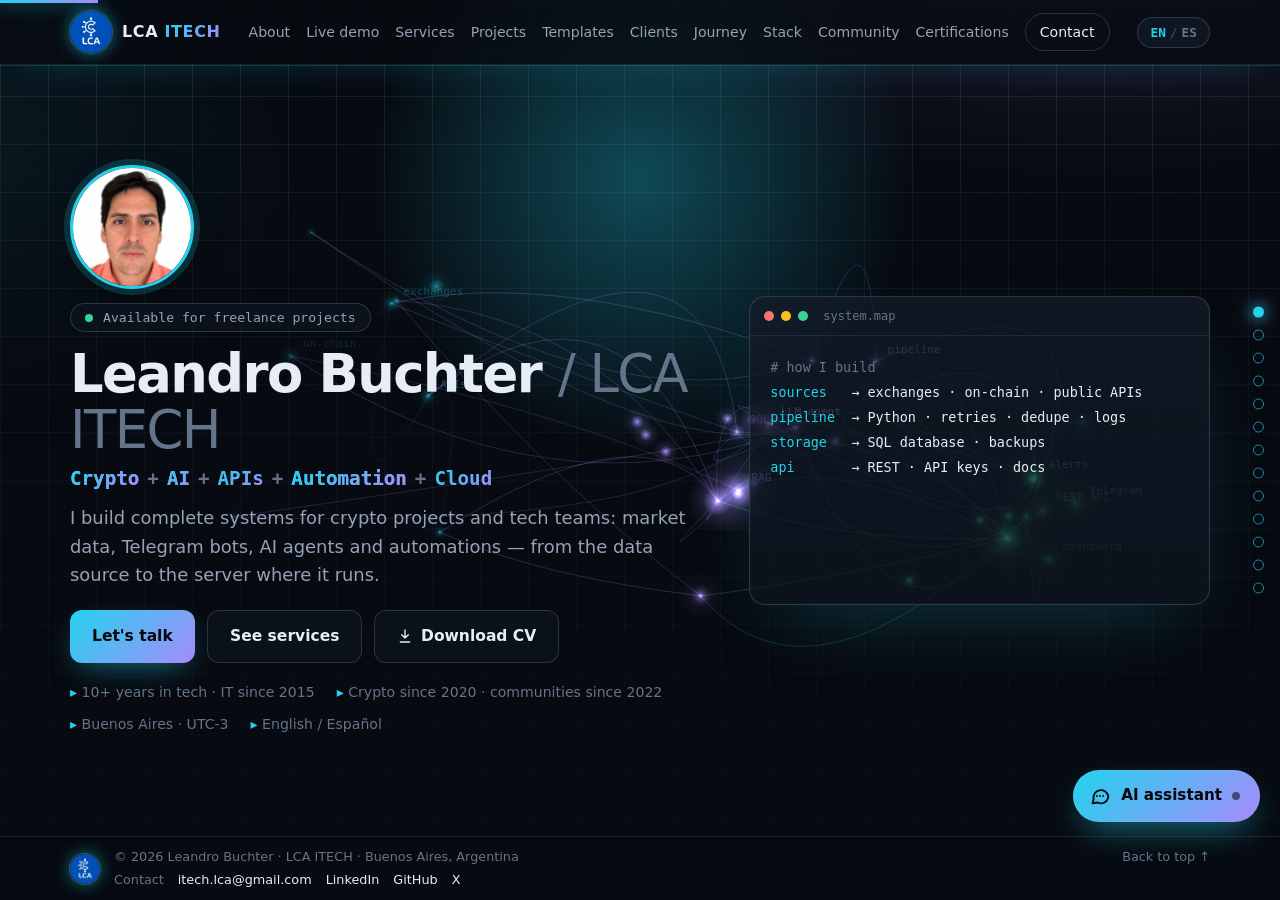
<file: index.html>
<!DOCTYPE html>
<html lang="en" data-lang="en">
<head>
  <meta charset="utf-8">
  <meta name="viewport" content="width=device-width, initial-scale=1">
  <title>AI Automation, Telegram &amp; Twitch Bots, APIs · Leandro Buchter (LCA ITECH)</title>
  <meta name="description" content="AI automation, Telegram, Discord and Twitch bots, AI agents and custom APIs for businesses, streamers and crypto projects. Fixed-price packages for clients worldwide, in English and Spanish.">
  <meta name="author" content="Leandro Buchter">
  <meta name="robots" content="index, follow, max-image-preview:large">
  <link rel="canonical" href="https://portfolio.lcaitech.com/">
  <link rel="alternate" hreflang="en" href="https://portfolio.lcaitech.com/">
  <link rel="alternate" hreflang="es" href="https://portfolio.lcaitech.com/es/">
  <link rel="alternate" hreflang="x-default" href="https://portfolio.lcaitech.com/">
  <meta property="og:type" content="website">
  <meta property="og:site_name" content="LCA ITECH">
  <meta property="og:title" content="AI Automation, Telegram &amp; Twitch Bots, APIs · Leandro Buchter (LCA ITECH)">
  <meta property="og:description" content="AI automation, Telegram and Twitch bots, AI agents and custom APIs, end to end. Clients worldwide · English / Español.">
  <meta property="og:url" content="https://portfolio.lcaitech.com/">
  <meta property="og:locale" content="en_US">
  <meta property="og:locale:alternate" content="es_LA">
  <meta property="og:image" content="https://portfolio.lcaitech.com/assets/og.jpg">
  <meta property="og:image:width" content="1200">
  <meta property="og:image:height" content="630">
  <meta property="og:image:alt" content="AI Automation, Telegram &amp; Twitch Bots, APIs · Leandro Buchter (LCA ITECH)">
  <meta name="twitter:card" content="summary_large_image">
  <meta name="twitter:site" content="@LCA_ITECH">
  <meta name="twitter:creator" content="@LCA_ITECH">
  <meta name="twitter:title" content="AI Automation, Telegram &amp; Twitch Bots, APIs · Leandro Buchter (LCA ITECH)">
  <meta name="twitter:description" content="AI automation, Telegram and Twitch bots, AI agents and custom APIs, end to end. Clients worldwide · English / Español.">
  <meta name="twitter:image" content="https://portfolio.lcaitech.com/assets/og.jpg">
  <meta name="twitter:image:alt" content="AI Automation, Telegram &amp; Twitch Bots, APIs · Leandro Buchter (LCA ITECH)">
  <script>
    // Idioma: / = inglés, /es/ = español. En la portada en inglés, quien tiene el navegador en español
    // (o eligió español antes) pasa a /es/ conservando el #ancla. ?lang=es|en sigue andando (links viejos).
    (function () {
      var page = document.documentElement.getAttribute('data-lang') === 'es' ? 'es' : 'en', want = null, s = null;
      var q = new URLSearchParams(location.search).get('lang');
      try { s = localStorage.getItem('lca-lang'); } catch (e) {}
      if (q === 'es' || q === 'en') { want = q; try { localStorage.setItem('lca-lang', q); } catch (e) {} }
      else if (page === 'en') want = s === 'es' || s === 'en' ? s : ((navigator.language || 'en').toLowerCase().indexOf('es') === 0 ? 'es' : 'en');
      if (want && want !== page) location.replace((want === 'es' ? '/es/' : '/') + location.hash);
    })();
  </script>
  <meta name="theme-color" content="#070a10">
  <link rel="icon" href="assets/favicon-32.png" type="image/png" sizes="32x32">
  <link rel="apple-touch-icon" href="assets/apple-touch-icon.png">
  <script type="application/ld+json">
{
  "@context": "https://schema.org",
  "@graph": [
    {
      "@type": "Person",
      "@id": "https://portfolio.lcaitech.com/#leandro",
      "name": "Leandro Buchter",
      "alternateName": "Leandro Hernan Buchter",
      "jobTitle": "Systems builder · AI automation",
      "url": "https://portfolio.lcaitech.com/",
      "image": "https://portfolio.lcaitech.com/assets/leandro.jpg",
      "email": "mailto:itech.lca@gmail.com",
      "address": {
        "@type": "PostalAddress",
        "addressLocality": "Buenos Aires",
        "addressCountry": "AR"
      },
      "worksFor": {
        "@id": "https://portfolio.lcaitech.com/#org"
      },
      "knowsLanguage": [
        "en",
        "es"
      ],
      "knowsAbout": [
        "AI automation",
        "Business process automation",
        "Telegram bots",
        "Discord bots",
        "Twitch bots",
        "Chatbots",
        "AI agents",
        "REST APIs",
        "Crypto market data",
        "Google Cloud",
        "Decentralized finance"
      ],
      "sameAs": [
        "https://www.linkedin.com/in/leandrobuchter",
        "https://github.com/LCAITECH",
        "https://x.com/LCA_ITECH",
        "https://t.me/leandroLCA"
      ]
    },
    {
      "@type": [
        "Organization",
        "ProfessionalService"
      ],
      "@id": "https://portfolio.lcaitech.com/#org",
      "name": "LCA ITECH",
      "url": "https://portfolio.lcaitech.com/",
      "logo": "https://portfolio.lcaitech.com/assets/lca-logo.webp",
      "image": "https://portfolio.lcaitech.com/assets/og.jpg",
      "email": "itech.lca@gmail.com",
      "foundingDate": "2022",
      "founder": {
        "@id": "https://portfolio.lcaitech.com/#leandro"
      },
      "address": {
        "@type": "PostalAddress",
        "addressLocality": "Buenos Aires",
        "addressCountry": "AR"
      },
      "areaServed": [
        {
          "@type": "Place",
          "name": "Worldwide"
        },
        {
          "@type": "Place",
          "name": "Latin America"
        }
      ],
      "sameAs": [
        "https://github.com/LCAITECH",
        "https://x.com/LCA_ITECH",
        "https://t.me/leandroLCA"
      ],
      "hasOfferCatalog": {
        "@id": "https://portfolio.lcaitech.com/#services"
      },
      "description": "AI automation, Telegram, Discord and Twitch bots, AI agents and custom APIs for businesses, streamers and crypto projects. Fixed-price packages, worldwide, in English and Spanish.",
      "knowsLanguage": [
        "en",
        "es"
      ],
      "contactPoint": {
        "@type": "ContactPoint",
        "contactType": "sales",
        "email": "itech.lca@gmail.com",
        "url": "https://portfolio.lcaitech.com/#contact",
        "availableLanguage": [
          "English",
          "Spanish"
        ],
        "areaServed": "Worldwide"
      }
    },
    {
      "@type": "OfferCatalog",
      "@id": "https://portfolio.lcaitech.com/#services",
      "name": "LCA ITECH services",
      "itemListElement": [
        {
          "@type": "Offer",
          "name": "P0 · Starter: one bot or one automation",
          "itemOffered": {
            "@type": "Service",
            "name": "Starter: one bot or one automation",
            "provider": {
              "@id": "https://portfolio.lcaitech.com/#org"
            }
          },
          "priceSpecification": {
            "@type": "UnitPriceSpecification",
            "price": 250,
            "priceCurrency": "USD",
            "description": "from USD 250"
          }
        },
        {
          "@type": "Offer",
          "name": "P1 · Community Alert Bot",
          "itemOffered": {
            "@type": "Service",
            "name": "Community Alert Bot",
            "provider": {
              "@id": "https://portfolio.lcaitech.com/#org"
            }
          },
          "priceSpecification": {
            "@type": "UnitPriceSpecification",
            "price": 600,
            "priceCurrency": "USD",
            "description": "from USD 600"
          }
        },
        {
          "@type": "Offer",
          "name": "P2 · Market Data API + Dashboard",
          "itemOffered": {
            "@type": "Service",
            "name": "Market Data API + Dashboard",
            "provider": {
              "@id": "https://portfolio.lcaitech.com/#org"
            }
          },
          "priceSpecification": {
            "@type": "UnitPriceSpecification",
            "price": 2500,
            "priceCurrency": "USD",
            "description": "from USD 2,500"
          }
        },
        {
          "@type": "Offer",
          "name": "P3 · Onboarding & Referral Automation",
          "itemOffered": {
            "@type": "Service",
            "name": "Onboarding & Referral Automation",
            "provider": {
              "@id": "https://portfolio.lcaitech.com/#org"
            }
          },
          "priceSpecification": {
            "@type": "UnitPriceSpecification",
            "price": 1200,
            "priceCurrency": "USD",
            "description": "from USD 1,200"
          }
        },
        {
          "@type": "Offer",
          "name": "P4 · AI Support Agent",
          "itemOffered": {
            "@type": "Service",
            "name": "AI Support Agent",
            "provider": {
              "@id": "https://portfolio.lcaitech.com/#org"
            }
          },
          "priceSpecification": {
            "@type": "UnitPriceSpecification",
            "price": 1500,
            "priceCurrency": "USD",
            "description": "from USD 1,500"
          }
        },
        {
          "@type": "Offer",
          "name": "P5 · Part-time technical partner",
          "itemOffered": {
            "@type": "Service",
            "name": "Part-time technical partner",
            "provider": {
              "@id": "https://portfolio.lcaitech.com/#org"
            }
          },
          "priceSpecification": {
            "@type": "UnitPriceSpecification",
            "price": 1500,
            "priceCurrency": "USD",
            "description": "from USD 1,500 / month",
            "unitText": "MONTH"
          }
        },
        {
          "@type": "Offer",
          "name": "P6 · AI automation consulting",
          "itemOffered": {
            "@type": "Service",
            "name": "AI automation consulting",
            "provider": {
              "@id": "https://portfolio.lcaitech.com/#org"
            }
          },
          "priceSpecification": {
            "@type": "UnitPriceSpecification",
            "price": 800,
            "priceCurrency": "USD",
            "description": "from USD 800"
          }
        },
        {
          "@type": "Offer",
          "name": "P7 · AI assistant & model strategy consulting",
          "itemOffered": {
            "@type": "Service",
            "name": "AI assistant & model strategy consulting",
            "provider": {
              "@id": "https://portfolio.lcaitech.com/#org"
            }
          },
          "priceSpecification": {
            "@type": "UnitPriceSpecification",
            "price": 2000,
            "priceCurrency": "USD",
            "description": "from USD 2,000"
          }
        },
        {
          "@type": "Offer",
          "name": "P8 · AI Trading Signal Bot (in development)",
          "itemOffered": {
            "@type": "Service",
            "name": "AI Trading Signal Bot",
            "provider": {
              "@id": "https://portfolio.lcaitech.com/#org"
            }
          }
        }
      ]
    },
    {
      "@type": "WebSite",
      "@id": "https://portfolio.lcaitech.com/#website",
      "url": "https://portfolio.lcaitech.com/",
      "name": "Leandro Buchter · LCA ITECH",
      "inLanguage": [
        "en",
        "es"
      ],
      "publisher": {
        "@id": "https://portfolio.lcaitech.com/#org"
      },
      "about": {
        "@id": "https://portfolio.lcaitech.com/#leandro"
      }
    },
    {
      "@type": "WebPage",
      "@id": "https://portfolio.lcaitech.com/#webpage",
      "url": "https://portfolio.lcaitech.com/",
      "name": "AI Automation, Telegram & Twitch Bots, APIs · Leandro Buchter (LCA ITECH)",
      "description": "AI automation, Telegram, Discord and Twitch bots, AI agents and custom APIs for businesses, streamers and crypto projects. Fixed-price packages for clients worldwide, in English and Spanish.",
      "inLanguage": "en",
      "isPartOf": {
        "@id": "https://portfolio.lcaitech.com/#website"
      },
      "about": {
        "@id": "https://portfolio.lcaitech.com/#org"
      },
      "primaryImageOfPage": "https://portfolio.lcaitech.com/assets/og.jpg"
    }
  ]
}
  </script>
  <link rel="stylesheet" href="styles.css">
  <link rel="stylesheet" href="assets/assistant.css">
</head>
<body>
  <a class="skip" href="#main">
    <span lang="en">Skip to content</span><span lang="es">Ir al contenido</span>
  </a>

  <header class="nav" id="top">
    <div class="container nav__inner">
      <a class="brand" href="#top" aria-label="LCA ITECH">
        <img class="brand__logo" src="assets/lca-logo.webp" alt="" width="42" height="42">
        <span>LCA <b>ITECH</b></span>
      </a>
      <nav class="nav__links" id="navLinks" aria-label="Main">
        <a href="#about"><span lang="en">About</span><span lang="es">Qué hago</span></a>
        <a href="#live"><span lang="en">Live demo</span><span lang="es">Demo en vivo</span></a>
        <a href="#services"><span lang="en">Services</span><span lang="es">Servicios</span></a>
        <a href="#projects"><span lang="en">Projects</span><span lang="es">Proyectos</span></a>
        <a href="#templates"><span lang="en">Templates</span><span lang="es">Plantillas</span></a>
        <a href="#clients"><span lang="en">Clients</span><span lang="es">Clientes</span></a>
        <a href="#journey"><span lang="en">Journey</span><span lang="es">Trayectoria</span></a>
        <a href="#stack">Stack</a>
        <a href="#community"><span lang="en">Community</span><span lang="es">Comunidad</span></a>
        <a href="#certs"><span lang="en">Certifications</span><span lang="es">Certificaciones</span></a>
        <a href="#contact" class="nav__cta"><span lang="en">Contact</span><span lang="es">Contacto</span></a>
      </nav>
      <div class="nav__tools">
        <a class="lang" id="langToggle" href="/es/" hreflang="es" aria-label="Ver en español / Switch to Spanish">
          <span class="lang__opt" data-opt="en">EN</span><span class="lang__sep">/</span><span class="lang__opt" data-opt="es">ES</span>
        </a>
        <button class="burger" id="burger" type="button" aria-label="Menu" aria-expanded="false" aria-controls="navLinks">
          <span></span><span></span><span></span>
        </button>
      </div>
    </div>
  </header>

  <main id="main">
    <section class="hero is-on">
      <div class="container hero__grid">
        <div class="hero__copy reveal">
          <picture class="hero__photo"><source srcset="assets/leandro.webp?v=2" type="image/webp"><img src="assets/leandro.jpg?v=2" alt="Leandro Buchter" width="480" height="480" decoding="async" fetchpriority="high"></picture>
          <p class="eyebrow"><span class="dot"></span>
            <span lang="en">Available for freelance projects</span><span lang="es">Disponible para proyectos freelance</span>
          </p>
          <h1>Leandro Buchter <span class="muted">/ LCA ITECH</span></h1>
          <p class="hero__tags">
            <span><span lang="en">Crypto</span><span lang="es">Cripto</span></span><i>+</i><span><span lang="en">AI</span><span lang="es">IA</span></span><i>+</i><span>APIs</span><i>+</i><span><span lang="en">Automation</span><span lang="es">Automatización</span></span><i>+</i><span>Cloud</span>
          </p>
          <p class="lead">
            <span lang="en">I build complete systems for crypto projects and tech teams: market data, Telegram bots, AI agents and automations — from the data source to the server where it runs.</span>
            <span lang="es">Construyo sistemas completos para proyectos cripto y equipos tech: datos de mercado, bots de Telegram, agentes de IA y automatizaciones — desde la fuente de datos hasta el servidor donde corre.</span>
          </p>
          <div class="hero__ctas">
            <a class="btn btn--primary" href="#contact"><span lang="en">Let's talk</span><span lang="es">Hablemos</span></a>
            <a class="btn btn--ghost" href="#services"><span lang="en">See services</span><span lang="es">Ver servicios</span></a>
            <a class="btn btn--ghost" href="assets/Leandro_Buchter_CV_EN.pdf" target="_blank" rel="noopener" type="application/pdf" data-cv="hero"><svg width="16" height="16" viewBox="0 0 24 24" fill="none" stroke="currentColor" stroke-width="2" stroke-linecap="round" stroke-linejoin="round" aria-hidden="true"><path d="M12 3v12m0 0-5-5m5 5 5-5M5 21h14"/></svg><span lang="en">Download CV</span><span lang="es">Descargar CV</span></a>
          </div>
          <ul class="hero__facts">
            <li><span lang="en">10+ years in tech · IT since 2015</span><span lang="es">10+ años en tecnología · IT desde 2015</span></li>
            <li><span lang="en">Crypto since 2020 · communities since 2022</span><span lang="es">Cripto desde 2020 · comunidades desde 2022</span></li>
            <li><span lang="en">Buenos Aires · UTC-3</span><span lang="es">Buenos Aires · UTC-3</span></li>
            <li><span lang="en">English / Español</span><span lang="es">Español / English</span></li>
          </ul>
        </div>

        <div class="hero__visual reveal" aria-hidden="true">
          <div class="term">
            <div class="term__bar"><i></i><i></i><i></i><span>system.map</span></div>
            <pre class="term__body"><span class="c-mut"># <span lang="en">how I build</span><span lang="es">cómo construyo</span></span>
<span class="c-acc">sources</span>   → exchanges · on-chain · public APIs
<span class="c-acc">pipeline</span>  → Python · retries · dedupe · logs
<span class="c-acc">storage</span>   → SQL database · backups
<span class="c-acc">api</span>       → REST · API keys · docs
<span class="c-acc">ai</span>        → LLM agents · RAG · model routing
<span class="c-acc">delivery</span>  → Telegram · dashboards · webhooks
<span class="c-acc">ops</span>       → GCP · Linux · Docker · alerts
<span class="c-ok">✔ <span lang="en">one person who understands the whole flow</span><span lang="es">una persona que entiende todo el flujo</span></span><span class="caret"></span></pre>
          </div>
        </div>
      </div>
    </section>

    <section class="section" id="about">
      <div class="container">
        <header class="section__head reveal">
          <p class="kicker">01 · <span lang="en">What I do</span><span lang="es">Qué hago</span></p>
          <h2>
            <span lang="en">Not just a piece. The full system.</span>
            <span lang="es">No una pieza suelta. El sistema completo.</span>
          </h2>
          <p class="section__sub">
            <span lang="en">10+ years in tech: I started in 2015 in IT technical support for companies, in 2020 I went all-in on crypto (DeFi, launchpools), and in 2022 I founded LCA ITECH. Today I build products with Python, APIs and AI, and I hold a DeFi certificate from Duke University. So I can connect the data, the backend, the AI and the infrastructure — and keep it running.</span>
            <span lang="es">10+ años en tecnología: empecé en 2015 en soporte técnico IT para empresas; en 2020 me metí de lleno en cripto (DeFi, launchpools) y en 2022 fundé LCA ITECH. Hoy construyo productos con Python, APIs e IA, y tengo un certificado en DeFi de Duke University. Por eso puedo conectar los datos, el backend, la IA y la infraestructura — y mantenerlo funcionando.</span>
          </p>
        </header>

        <div class="grid grid--4">
          <article class="card reveal">
            <div class="card__icon">◆</div>
            <h3><span lang="en">Crypto data &amp; APIs</span><span lang="es">Datos cripto y APIs</span></h3>
            <p><span lang="en">Prices, ATH, unlocks, sentiment and on-chain data, stored and served through your own REST API.</span><span lang="es">Precios, ATH, unlocks, sentimiento y datos on-chain, guardados y servidos por tu propia API REST.</span></p>
          </article>
          <article class="card reveal">
            <div class="card__icon">✦</div>
            <h3><span lang="en">AI agents</span><span lang="es">Agentes de IA</span></h3>
            <p><span lang="en">LLM agents with RAG over your docs, using the right model for each task (Gemini, Claude, OpenAI) to control cost.</span><span lang="es">Agentes con RAG sobre tu documentación, usando el modelo correcto para cada tarea (Gemini, Claude, OpenAI) para controlar el costo.</span></p>
          </article>
          <article class="card reveal">
            <div class="card__icon">⟳</div>
            <h3><span lang="en">Reliable automation</span><span lang="es">Automatización robusta</span></h3>
            <p><span lang="en">Bots, webhooks and workflows with retries, logging, deduplication, alerts and error recovery.</span><span lang="es">Bots, webhooks y flujos con reintentos, logging, deduplicación, alertas y recuperación de errores.</span></p>
          </article>
          <article class="card reveal">
            <div class="card__icon">☁</div>
            <h3><span lang="en">Cloud &amp; ops</span><span lang="es">Cloud y operación</span></h3>
            <p><span lang="en">Deploy on GCP / Linux VMs with Docker, SSH, Git, backups and monitoring. It doesn't end at "it works on my laptop".</span><span lang="es">Deploy en GCP / VMs Linux con Docker, SSH, Git, backups y monitoreo. No termina en "en mi máquina funciona".</span></p>
          </article>
        </div>
      </div>
    </section>

    <section class="section live-sec" id="live">
      <div class="container">
        <header class="section__head reveal">
          <p class="kicker"><span class="live-dot" aria-hidden="true"></span> <span lang="en">Live demo · P1 Community Alert Bot</span><span lang="es">Demo en vivo · P1 Community Alert Bot</span></p>
          <h2><span lang="en">A real system, running right now</span><span lang="es">Un sistema real, funcionando ahora</span></h2>
          <p class="section__sub"><span lang="en">Live market data and the kind of alerts the bot sends to your Telegram community.</span><span lang="es">Datos de mercado en vivo y el tipo de alertas que el bot envía a tu comunidad de Telegram.</span></p>
        </header>
        <svg class="live__defs" width="0" height="0" aria-hidden="true" focusable="false"><defs><linearGradient id="liveUp" x1="0" y1="0" x2="0" y2="1"><stop offset="0" stop-color="#34d399" stop-opacity=".45"/><stop offset="1" stop-color="#34d399" stop-opacity="0"/></linearGradient><linearGradient id="liveDn" x1="0" y1="0" x2="0" y2="1"><stop offset="0" stop-color="#f87171" stop-opacity=".45"/><stop offset="1" stop-color="#f87171" stop-opacity="0"/></linearGradient></defs></svg>
        <div class="live" id="liveDemo">
          <div class="live__grid">
            <article class="card live__coin" data-coin="bitcoin"><p class="live__sym">BTC <small>Bitcoin</small></p><p class="live__px">—</p><p class="live__meta"><span class="live__chg">—</span> <span class="live__ath">ATH —</span></p><svg class="live__spark" viewBox="0 0 100 30" preserveAspectRatio="none" role="img" aria-label="7d"><path class="live__area" d=""/><path class="live__line" d="" pathLength="1"/></svg></article>
            <article class="card live__coin" data-coin="ethereum"><p class="live__sym">ETH <small>Ethereum</small></p><p class="live__px">—</p><p class="live__meta"><span class="live__chg">—</span> <span class="live__ath">ATH —</span></p><svg class="live__spark" viewBox="0 0 100 30" preserveAspectRatio="none" role="img" aria-label="7d"><path class="live__area" d=""/><path class="live__line" d="" pathLength="1"/></svg></article>
            <article class="card live__coin" data-coin="solana"><p class="live__sym">SOL <small>Solana</small></p><p class="live__px">—</p><p class="live__meta"><span class="live__chg">—</span> <span class="live__ath">ATH —</span></p><svg class="live__spark" viewBox="0 0 100 30" preserveAspectRatio="none" role="img" aria-label="7d"><path class="live__area" d=""/><path class="live__line" d="" pathLength="1"/></svg></article>
            <article class="card live__fng"><p class="live__sym">Fear &amp; Greed</p><svg class="live__gauge" viewBox="0 0 120 70" role="img" aria-labelledby="liveFngTxt"><defs><linearGradient id="liveG" gradientUnits="userSpaceOnUse" x1="14" y1="0" x2="106" y2="0"><stop offset="0" stop-color="#ef4444"/><stop offset=".28" stop-color="#f97316"/><stop offset=".5" stop-color="#fbbf24"/><stop offset=".72" stop-color="#a3e635"/><stop offset="1" stop-color="#34d399"/></linearGradient><filter id="liveGlow" x="-40%" y="-40%" width="180%" height="180%"><feGaussianBlur stdDeviation="2" result="b"/><feMerge><feMergeNode in="b"/><feMergeNode in="SourceGraphic"/></feMerge></filter></defs><path class="live__arcbg" d="M14 62a46 46 0 0 1 92 0"/><path class="live__arc" d="M14 62a46 46 0 0 1 92 0" filter="url(#liveGlow)"/><g class="live__ticks"><line x1="28.0" y1="62.0" x2="22.0" y2="62.0" class="is-major"/><line x1="25.9" y1="56.6" x2="22.5" y2="56.1"/><line x1="27.2" y1="51.3" x2="23.9" y2="50.3"/><line x1="29.3" y1="46.3" x2="26.1" y2="44.7"/><line x1="32.1" y1="41.7" x2="29.3" y2="39.7"/><line x1="37.4" y1="39.4" x2="33.1" y2="35.1" class="is-major"/><line x1="39.7" y1="34.1" x2="37.7" y2="31.3"/><line x1="44.3" y1="31.3" x2="42.7" y2="28.1"/><line x1="49.3" y1="29.2" x2="48.3" y2="25.9"/><line x1="54.6" y1="27.9" x2="54.1" y2="24.5"/><line x1="60.0" y1="30.0" x2="60.0" y2="24.0" class="is-major"/><line x1="65.4" y1="27.9" x2="65.9" y2="24.5"/><line x1="70.7" y1="29.2" x2="71.7" y2="25.9"/><line x1="75.7" y1="31.3" x2="77.3" y2="28.1"/><line x1="80.3" y1="34.1" x2="82.3" y2="31.3"/><line x1="82.6" y1="39.4" x2="86.9" y2="35.1" class="is-major"/><line x1="87.9" y1="41.7" x2="90.7" y2="39.7"/><line x1="90.7" y1="46.3" x2="93.9" y2="44.7"/><line x1="92.8" y1="51.3" x2="96.1" y2="50.3"/><line x1="94.1" y1="56.6" x2="97.5" y2="56.1"/><line x1="92.0" y1="62.0" x2="98.0" y2="62.0" class="is-major"/></g><g class="live__tlabels"><text x="34.0" y="64.0">0</text><text x="41.6" y="45.6">25</text><text x="60.0" y="38.0">50</text><text x="78.4" y="45.6">75</text><text x="86.0" y="64.0">100</text></g><g class="live__needle" transform="rotate(-90 60 62)" filter="url(#liveGlow)"><path d="M60 19 L62.6 60 L60 66 L57.4 60 Z"/><circle cx="60" cy="62" r="4.6"/><circle class="live__hub" cx="60" cy="62" r="1.8"/></g></svg><p class="live__fngv" id="liveFngTxt">—</p></article>
          </div>
          <div class="live__feed card" aria-label="Demo alert feed">
            <p class="live__bot"><span class="live__ava" aria-hidden="true">🤖</span><b>LCA Alert Bot</b> <span class="live__tag">DEMO</span> <span class="live__onair"><span class="live-dot" aria-hidden="true"></span> <span lang="en">LIVE</span><span lang="es">EN VIVO</span></span> <small><span lang="en">simulated from live data</span><span lang="es">simulado con datos reales</span></small></p>
            <ol class="live__msgs" id="liveFeed" aria-live="polite"></ol>
          </div>
        </div>
        <div class="live__foot">
          <p class="live__status" id="liveStatus" role="status"><span class="live-dot" aria-hidden="true"></span> <span id="liveUpd"><span lang="en">Loading live data…</span><span lang="es">Cargando datos en vivo…</span></span></p>
          <div class="live__ctas">
            <a class="btn btn--primary" href="https://t.me/lcaitech_demo_bot" target="_blank" rel="noopener"><span lang="en">Try the full bot on Telegram</span><span lang="es">Prueba el bot completo en Telegram</span></a>
            <img class="live__qr" src="assets/qr/demo-bot.svg" alt="QR https://t.me/lcaitech_demo_bot" title="Scan to open the demo bot" width="64" height="64" loading="lazy">
            <a class="btn btn--ghost" href="#builder"><span lang="en">Want this for your community? Build it from USD 100</span><span lang="es">¿Lo quieres para tu comunidad? Ármalo desde USD 100</span></a>
          </div>
          <p class="live__src"><span lang="en">Data: CoinGecko, Alternative.me · Demo only, not financial advice.</span><span lang="es">Datos: CoinGecko, Alternative.me · Solo demo, no es asesoramiento financiero.</span></p>
        </div>
      </div>
    </section>

    <section class="section section--alt" id="services">
      <div class="container">
        <header class="section__head reveal">
          <p class="kicker">02 · <span lang="en">Services</span><span lang="es">Servicios</span></p>
          <h2><span lang="en">Packages with clear scope</span><span lang="es">Paquetes con alcance claro</span></h2>
          <p class="section__sub">
            <span lang="en">Fixed price per project, agreed in writing (chat or email). Prices are a starting point in USD.</span>
            <span lang="es">Precio cerrado por proyecto, acordado por escrito (chat o email). Los precios son un punto de partida en USD.</span>
          </p>
        </header>

        <h3 class="group-title reveal"><span lang="en">For crypto projects</span><span lang="es">Para proyectos cripto</span></h3>
        <div class="grid grid--3">
          <article class="svc reveal">
            <p class="svc__tag">P0 · ~1 <span lang="en">week</span><span lang="es">semana</span></p>
            <h4><span lang="en">Starter: one bot or one automation</span><span lang="es">Starter: un bot o una automatización</span></h4>
            <p><span lang="en">A basic Telegram alert bot (prices, ATH distance, daily summary) or one repetitive process automated end to end. Ideal to start working together.</span><span lang="es">Un bot de alertas básico para Telegram (precios, distancia al ATH, resumen diario) o un proceso repetitivo automatizado de punta a punta. Ideal para empezar a trabajar juntos.</span></p>
            <p class="svc__price"><span lang="en">from</span><span lang="es">desde</span> <b>USD 250</b></p>
          </article>
          <article class="svc reveal">
            <p class="svc__tag">P1 · 1–2 <span lang="en">weeks</span><span lang="es">semanas</span></p>
            <h4>Community Alert Bot</h4>
            <p><span lang="en">Telegram bot for your community: price alerts, distance to ATH, token unlocks, Fear &amp; Greed, whale moves and a daily summary.</span><span lang="es">Bot de Telegram para tu comunidad: alertas de precio, distancia al ATH, token unlocks, Fear &amp; Greed, movimientos de ballenas y resumen diario.</span></p>
            <p class="svc__price"><span lang="en">from</span><span lang="es">desde</span> <b>USD 600</b></p>
          </article>
          <article class="svc svc--featured reveal">
            <p class="svc__tag">P2 · 3–5 <span lang="en">weeks</span><span lang="es">semanas</span></p>
            <h4>Market Data API + Dashboard</h4>
            <p><span lang="en">A custom market data pipeline, database, REST API and web dashboard, built for your data sources.</span><span lang="es">Un pipeline de datos de mercado a medida, base de datos, API REST y dashboard web, construido para tus fuentes de datos.</span></p>
            <p class="svc__price"><span lang="en">from</span><span lang="es">desde</span> <b><span lang="en">USD 2,500</span><span lang="es">USD 2.500</span></b></p>
          </article>
          <article class="svc reveal">
            <p class="svc__tag">P3 · 2–3 <span lang="en">weeks</span><span lang="es">semanas</span></p>
            <h4>Onboarding &amp; Referral Automation</h4>
            <p><span lang="en">Telegram onboarding, referral links, UID checks (when the exchange API allows it), VIP access and conversion tracking.</span><span lang="es">Onboarding en Telegram, links de referido, verificación de UID (cuando la API del exchange lo permite), acceso VIP y tracking de conversión.</span></p>
            <p class="svc__price"><span lang="en">from</span><span lang="es">desde</span> <b><span lang="en">USD 1,200</span><span lang="es">USD 1.200</span></b></p>
          </article>
          <article class="svc reveal">
            <p class="svc__tag">P4 · 2–4 <span lang="en">weeks</span><span lang="es">semanas</span></p>
            <h4>AI Support Agent</h4>
            <p><span lang="en">AI agent for Telegram/Discord that answers from your docs in EN/ES/PT, with anti-scam guardrails and human handoff.</span><span lang="es">Agente de IA para Telegram/Discord que responde desde tu documentación en ES/EN/PT, con protecciones anti-scam y derivación a un humano.</span></p>
            <p class="svc__price"><span lang="en">from</span><span lang="es">desde</span> <b><span lang="en">USD 1,500</span><span lang="es">USD 1.500</span></b></p>
          </article>
          <article class="svc reveal">
            <p class="svc__tag">P5 · <span lang="en">monthly</span><span lang="es">mensual</span></p>
            <h4><span lang="en">Part-time technical partner</span><span lang="es">Partner técnico part-time</span></h4>
            <p><span lang="en">A monthly block of hours to maintain and grow your bots, integrations, data pipelines and infrastructure. Weekly report.</span><span lang="es">Un bloque mensual de horas para mantener y hacer crecer tus bots, integraciones, pipelines de datos e infraestructura. Reporte semanal.</span></p>
            <p class="svc__price"><span lang="en">from</span><span lang="es">desde</span> <b><span lang="en">USD 1,500</span><span lang="es">USD 1.500</span></b><small>/<span lang="en">month</span><span lang="es">mes</span></small></p>
          </article>
          <article class="svc reveal">
            <p class="svc__tag">P8 · <span lang="en">In development</span><span lang="es">En desarrollo</span></p>
            <h4><span lang="en">AI Trading Signal Bot</span><span lang="es">Bot de señales de trading con IA</span></h4>
            <p><span lang="en">Rule-based signals backtested on your assets, with Claude as a second filter that checks context and risk before each alert. Alerts on Telegram with entry, stop, take profit and reasoning. Every signal is logged. You stay in control of execution.</span><span lang="es">Señales basadas en reglas y backtesteadas sobre tus activos, con Claude como segundo filtro que revisa contexto y riesgo antes de cada alerta. Alertas por Telegram con entrada, stop, take profit y justificación. Cada señal queda registrada. La ejecución la decides tú.</span></p>
            <p class="svc__price svc__status"><span lang="en">In development · paper trading in progress</span><span lang="es">En desarrollo · paper trading en curso</span></p>
          </article>
        </div>

        <h3 class="group-title reveal"><span lang="en">Small bots · modular (S1–S3)</span><span lang="es">Bots pequeños · modulares (S1–S3)</span></h3>
        <div class="grid grid--3">
          <article class="svc reveal">
            <p class="svc__tag">S1 · 3–5 <span lang="en">days</span><span lang="es">días</span></p>
            <h4><span lang="en">Telegram FAQ bot</span><span lang="es">Bot de preguntas frecuentes para Telegram</span></h4>
            <p><span lang="en">Answers your community's frequent questions (how to buy, links, rules, guides) in your group or in private, with your texts and commands.</span><span lang="es">Responde las preguntas frecuentes de tu comunidad (cómo comprar, links, reglas, guías) en tu grupo o por privado, con tus textos y comandos.</span></p>
            <p class="svc__price"><b>USD 100–150</b></p>
          </article>
          <article class="svc reveal">
            <p class="svc__tag">S2 · 2–4 <span lang="en">days</span><span lang="es">días</span></p>
            <h4><span lang="en">Crypto price alert bot</span><span lang="es">Bot de alertas de precio (cripto)</span></h4>
            <p><span lang="en">Posts price alerts to your Telegram group or channel when an asset crosses the levels you choose, with the data source in every message.</span><span lang="es">Publica alertas en tu grupo o canal de Telegram cuando un activo cruza los niveles que elijas, con la fuente del dato en cada mensaje.</span></p>
            <p class="svc__price"><b>USD 100–150</b></p>
          </article>
          <article class="svc reveal">
            <p class="svc__tag">S3 · 4–6 <span lang="en">days</span><span lang="es">días</span></p>
            <h4><span lang="en">Moderation bot for Discord or Telegram</span><span lang="es">Bot de moderación para Discord o Telegram</span></h4>
            <p><span lang="en">Welcomes new members, deletes spam and messages asking for seed phrases or private keys, and warns or mutes the sender.</span><span lang="es">Da la bienvenida a los nuevos, borra spam y mensajes que piden seed phrases o claves privadas, y advierte o silencia al que los manda.</span></p>
            <p class="svc__price"><b>USD 120–180</b></p>
          </article>
        </div>
        <div class="combo reveal">
          <p class="combo__txt">
            <span lang="en"><b>Combine modules and pay less:</b> any 2 modules −15% · <b>Community Pack</b> S1 + S2 + S3 for USD 250–350 (~25% off).</span>
            <span lang="es"><b>Combina módulos y paga menos:</b> 2 módulos −15% · <b>Pack Comunidad</b> S1 + S2 + S3 por USD 250–350 (~25% menos).</span>
          </p>
          <a class="btn btn--ghost btn--sm" href="#builder"><span lang="en">Build your bot →</span><span lang="es">Arma tu bot →</span></a>
        </div>

        <h3 class="group-title reveal"><span lang="en">AI &amp; automation for businesses</span><span lang="es">IA y automatización para empresas</span></h3>
        <div class="grid grid--2">
          <article class="svc reveal">
            <p class="svc__tag">P6 · 1–3 <span lang="en">weeks</span><span lang="es">semanas</span></p>
            <h4><span lang="en">AI automation consulting</span><span lang="es">Consultoría en automatización con IA</span></h4>
            <p><span lang="en">I review your processes and automate 1–3 repetitive tasks. For example: emails and forms classified by AI and sent to your sheets or CRM, automatic weekly reports, alerts on Telegram or email when something needs attention.</span><span lang="es">Reviso tus procesos y automatizo 1–3 tareas repetitivas. Por ejemplo: correos y formularios clasificados con IA y enviados a tus hojas de cálculo o CRM, reportes semanales automáticos, alertas por Telegram o correo cuando algo necesita atención.</span></p>
            <p class="svc__price"><span lang="en">from</span><span lang="es">desde</span> <b>USD 800</b></p>
          </article>
          <article class="svc reveal">
            <p class="svc__tag">P7 · 2–4 <span lang="en">weeks</span><span lang="es">semanas</span></p>
            <h4><span lang="en">AI assistant &amp; model strategy consulting</span><span lang="es">Consultoría: asistente de IA y estrategia de modelos</span></h4>
            <p><span lang="en">I pick the right models for your use case with Model Compass, my open-source decision engine, and deploy an internal assistant built on LCA Web UI that routes each request to the cheapest model that does the job (Gemini, Claude or OpenAI) and answers from your documents. You keep your own API keys and pay less per answer.</span><span lang="es">Elijo los modelos adecuados para tu caso con Model Compass, mi motor de decisión open source, e instalo un asistente interno basado en LCA Web UI que manda cada consulta al modelo más barato que la resuelva (Gemini, Claude u OpenAI) y responde desde tus documentos. Las claves de API son tuyas y pagas menos por respuesta.</span></p>
            <p class="svc__tools"><a href="https://github.com/LCAITECH/model-compass" target="_blank" rel="noopener">Model Compass</a> (open source) · LCA Web UI</p>
            <p class="svc__price"><span lang="en">from</span><span lang="es">desde</span> <b><span lang="en">USD 2,000</span><span lang="es">USD 2.000</span></b></p>
          </article>
        </div>

        <ul class="terms reveal">
          <li><span lang="en">Written scope before starting</span><span lang="es">Alcance por escrito antes de empezar</span></li>
          <li><span lang="en">50% upfront · milestones for bigger projects</span><span lang="es">50% de anticipo · milestones en proyectos grandes</span></li>
          <li><span lang="en">Payment in USDC / USDT or bank transfer</span><span lang="es">Pago en USDC / USDT o transferencia</span></li>
          <li><span lang="en">30 days of support after delivery</span><span lang="es">30 días de soporte después de la entrega</span></li>
          <li><span lang="en">No third-party repos, zips or "tech tests" before a signed scope; client code is reviewed in an isolated environment</span><span lang="es">Sin repos, zips ni "pruebas técnicas" de terceros antes de un alcance firmado; el código del cliente se revisa en un entorno aislado</span></li>
        </ul>
      </div>
    </section>

    <section class="section" id="builder">
      <div class="container">
        <header class="section__head reveal">
          <p class="kicker"><span lang="en">Project builder · 4 steps</span><span lang="es">Armador de proyectos · 4 pasos</span></p>
          <h2><span lang="en">Build your project step by step</span><span lang="es">Arma tu proyecto paso a paso</span></h2>
          <p class="section__sub">
            <span lang="en">Pick what you need, turn modules on and watch them work in a demo, choose platform and intelligence, and send me the request already filled in.</span>
            <span lang="es">Elige qué necesitas, activa módulos y míralos funcionar en una demo, elige plataforma e inteligencia, y envíame el pedido ya armado.</span>
          </p>
        </header>
        <p class="arm__nojs"><span lang="en">The builder needs JavaScript. You can see every package in <a href="#services">Services</a> or write to me from <a href="#contact">Contact</a>.</span><span lang="es">El armador necesita JavaScript. Puedes ver todos los paquetes en <a href="#services">Servicios</a> o escribirme desde <a href="#contact">Contacto</a>.</span></p>
        <div class="arm reveal" id="arm" hidden>
          <ol class="arm__prog" id="armProg">
            <li><button type="button" class="arm__pstep" data-go="0"><b>1</b><span lang="en">What you want</span><span lang="es">Qué quieres</span></button></li>
            <li><button type="button" class="arm__pstep" data-go="1"><b>2</b><span lang="en">Modules</span><span lang="es">Módulos</span></button></li>
            <li><button type="button" class="arm__pstep" data-go="2"><b>3</b><span lang="en">Platform &amp; brain</span><span lang="es">Plataforma y cerebro</span></button></li>
            <li><button type="button" class="arm__pstep" data-go="3"><b>4</b><span lang="en">Summary</span><span lang="es">Resumen</span></button></li>
          </ol>
          <div class="arm__bar" aria-hidden="true"><i id="armBar"></i></div>

          <div class="arm__steps">
            <div class="arm__step" data-step="0" role="group" aria-labelledby="armT0">
              <h3 class="arm__title" id="armT0"><span lang="en">1 · Choose what you want</span><span lang="es">1 · Elige qué quieres</span></h3>
              <div class="arm__cats" id="armCats"></div>
            </div>
            <div class="arm__step" data-step="1" role="group" aria-labelledby="armT1" hidden>
              <h3 class="arm__title" id="armT1"><span lang="en">2 · Build it with modules</span><span lang="es">2 · Ármalo por módulos</span></h3>
              <p class="arm__help"><span lang="en">Turn modules on (or drag them onto the preview) and watch each one work.</span><span lang="es">Activa módulos (o arrástralos a la vista previa) y mira cómo funciona cada uno.</span></p>
              <div class="arm__mods-wrap">
                <div class="arm__mods" id="armMods"></div>
                <div class="arm__preview" id="armDrop">
                  <div class="arm__pv" id="armPv"></div>
                  <p class="bld__note"><span lang="en">Demo simulation: fictional chat, users and data.</span><span lang="es">Simulación de demo: chat, usuarios y datos ficticios.</span></p>
                </div>
              </div>
            </div>
            <div class="arm__step" data-step="2" role="group" aria-labelledby="armT2" hidden>
              <h3 class="arm__title" id="armT2"><span lang="en">3 · Platform and brain</span><span lang="es">3 · Plataforma y cerebro</span></h3>
              <p class="arm__sub"><span lang="en">Where it runs (you can pick more than one)</span><span lang="es">Dónde funciona (puedes elegir más de una)</span></p>
              <div class="arm__chips" id="armPlat"></div>
              <p class="arm__sub"><span lang="en">Intelligence level</span><span lang="es">Nivel de inteligencia</span></p>
              <div class="arm__brains" id="armBrain"></div>
            </div>
            <div class="arm__step" data-step="3" role="group" aria-labelledby="armT3" hidden>
              <h3 class="arm__title" id="armT3"><span lang="en">4 · Summary and request</span><span lang="es">4 · Resumen y pedido</span></h3>
              <div class="arm__sum" id="armSum"></div>
            </div>
          </div>

          <div class="arm__nav">
            <button type="button" class="btn btn--ghost btn--sm" id="armBack"><span lang="en">← Back</span><span lang="es">← Atrás</span></button>
            <button type="button" class="arm__reset" id="armReset"><span lang="en">Start over</span><span lang="es">Empezar de nuevo</span></button>
            <button type="button" class="btn btn--primary btn--sm" id="armNext"><span lang="en">Next →</span><span lang="es">Siguiente →</span></button>
          </div>
          <p class="arm__live" id="armLive" aria-live="polite"></p>
        </div>
      </div>
    </section>

    <section class="section" id="projects">
      <div class="container">
        <header class="section__head reveal">
          <p class="kicker">03 · <span lang="en">Projects</span><span lang="es">Proyectos</span></p>
          <h2><span lang="en">What I'm building</span><span lang="es">Lo que estoy construyendo</span></h2>
        </header>

        <article class="project project--main reveal">
          <div class="project__head">
            <h3>ATH Intelligence</h3>
            <span class="badge badge--ok"><span lang="en">Live</span><span lang="es">Online</span></span>
          </div>
          <a class="shot shot--wide" href="https://athintelligence.pro" target="_blank" rel="noopener">
            <img loading="lazy" decoding="async" src="assets/ath-site.jpg" alt="ATH Intelligence home page: Data. Intelligence. Recovery. with the live recovery tape" width="1200" height="750">
          </a>
          <p>
            <span lang="en">Crypto recovery intelligence, live at athintelligence.pro. It answers one question: can an asset really return to its all-time high after the supply issued since then? It stores the market cap and supply at each ATH, scores every asset with a deterministic Recovery Score and serves it all over a REST API. Built end to end: data collection, backend, database, UI and deploy.</span>
            <span lang="es">Inteligencia de recuperación cripto, online en athintelligence.pro. Responde una pregunta: ¿puede un activo volver de verdad a su máximo histórico después del supply que se emitió desde entonces? Guarda el market cap y el supply de cada ATH, puntúa cada activo con un Recovery Score determinista y expone todo por una API REST. Hecha de punta a punta: recolección de datos, backend, base de datos, UI y deploy.</span>
          </p>
          <ul class="metrics">
            <li><b>Recovery Score</b><span lang="en">Deterministic: distance from ATH, float inflation and size</span><span lang="es">Determinista: distancia al ATH, inflación del supply y tamaño</span></li>
            <li><b><span lang="en">Honest ATH</span><span lang="es">ATH honesto</span></b><span lang="en">Market cap at the high ÷ today's supply</span><span lang="es">Market cap del máximo ÷ supply de hoy</span></li>
            <li><b><span lang="en">Recovery tape</span><span lang="es">Recovery tape</span></b><span lang="en">Recovery ranking of 1,000+ liquid assets</span><span lang="es">Ranking de recuperación de más de 1.000 activos líquidos</span></li>
            <li><b>Unlocks</b><span lang="en">Supply-pressure context (burns, inflation, vesting) from primary sources</span><span lang="es">Contexto de presión de supply (burns, inflación, vesting) con fuentes primarias</span></li>
            <li><b>xStocks</b><span lang="en">Tokenized stocks vs their ATH</span><span lang="es">Acciones tokenizadas vs su ATH</span></li>
            <li><b>Bitcoin</b><span lang="en">Halving epochs and alts priced in BTC</span><span lang="es">Épocas de halving y altcoins medidas en BTC</span></li>
            <li><b><span lang="en">Purchasing power</span><span lang="es">Poder adquisitivo</span></b><span lang="en">What BTC bought year by year: cars, electronics, real estate, commodities</span><span lang="es">Qué compraba BTC año a año: autos, electrónica, inmuebles, commodities</span></li>
            <li><b>Fear &amp; Greed</b><span lang="en">Historical market sentiment vs price</span><span lang="es">Sentimiento de mercado histórico vs precio</span></li>
          </ul>
          <p class="project__foot">
            <span lang="en">Also: Cap lab (price at another market cap), developer docs with an x-api-key REST API and an assistant for the API endpoints.</span>
            <span lang="es">Además: Cap lab (precio a otro market cap), docs para desarrolladores con API REST por x-api-key y un asistente para los endpoints de la API.</span>
          </p>
          <p class="project__links">
            <a class="btn btn--primary btn--sm" href="https://athintelligence.pro" target="_blank" rel="noopener"><span lang="en">Visit site ↗</span><span lang="es">Ver sitio ↗</span></a>
            <a class="btn btn--ghost btn--sm" href="https://athintelligence.pro/developers" target="_blank" rel="noopener"><span lang="en">API docs ↗</span><span lang="es">Docs de la API ↗</span></a>
          </p>
        </article>

        <div class="grid grid--2">
          <article class="project reveal">
            <div class="project__head">
              <h3>Model Compass</h3>
              <span class="badge badge--ok">Open source · MIT</span>
            </div>
            <figure class="shot">
              <img loading="lazy" decoding="async" src="assets/mc-result.webp" alt="Model Compass recommendation screen" width="970" height="833">
            </figure>
            <p>
              <span lang="en">An open-source decision engine that helps developers choose the right AI model for their use case, budget, priorities, language and volume. Explainable, deterministic recommendations — not opinions.</span>
              <span lang="es">Un motor de decisión open source que ayuda a elegir el modelo de IA correcto según caso de uso, presupuesto, prioridades, idioma y volumen. Recomendaciones explicables y deterministas — no opiniones.</span>
            </p>
            <p class="chips"><span>Python 3.11</span><span>FastAPI</span><span>pytest</span><span>Pre-1.0</span></p>
            <a class="link" href="https://github.com/LCAITECH/model-compass" target="_blank" rel="noopener">github.com/LCAITECH/model-compass ↗</a>
          </article>

          <article class="project reveal">
            <div class="project__head">
              <h3>LCA ITECH / LCA Trading</h3>
              <span class="badge"><span lang="en">2022 → today</span><span lang="es">2022 → hoy</span></span>
            </div>
            <p>
              <span lang="en">LCA ITECH is the company I founded in 2022. LCA Trading is its crypto trading and education community (since 2022) on Telegram, X, Instagram, YouTube and Discord — where I build and test in real life: Telegram bots, dashboards, exchange integrations and referral systems.</span>
              <span lang="es">LCA ITECH es la empresa que fundé en 2022. LCA Trading es su comunidad de trading y educación cripto (desde 2022) en Telegram, X, Instagram, YouTube y Discord — donde construyo y pruebo en la vida real: bots de Telegram, dashboards, integraciones con exchanges y sistemas de referidos.</span>
            </p>
            <p class="chips"><span>Telegram bots</span><span>Dashboards</span><span>Exchange APIs</span><span><span lang="en">Referrals</span><span lang="es">Referidos</span></span></p>
            <a class="link" href="https://x.com/LCA_ITECH" target="_blank" rel="noopener">x.com/LCA_ITECH ↗</a>
          </article>

          <article class="project project--gpt project--wide reveal">
            <div class="project__head">
              <h3>LCA-GPT</h3>
              <span class="badge"><span lang="en">Internal tool · Under evaluation</span><span lang="es">Herramienta interna · En evaluación</span></span>
            </div>
            <p>
              <span lang="en">Internal multi-provider AI chat (Gemini, Claude, OpenAI, NVIDIA). Auto-routing picks the model by task and cost and spreads traffic across free tiers within their rate limits. The Arena runs the same prompt on several models in parallel.</span>
              <span lang="es">Chat de IA interno multi-proveedor (Gemini, Claude, OpenAI, NVIDIA). El auto-routing elige el modelo según la tarea y el costo, y reparte el tráfico entre niveles gratuitos respetando sus límites de uso. La Arena corre el mismo prompt en varios modelos en paralelo.</span>
            </p>
            <p class="project__note">
              <span lang="en"><b>Under evaluation:</b> given the interest it got on social media, I'm considering launching it as a subscription.</span>
              <span lang="es"><b>En evaluación:</b> por el interés que generó en redes, estoy evaluando lanzarlo como suscripción.</span>
            </p>
            <p class="chips"><span>LLM routing</span><span>Auto-routing</span><span>Gemini</span><span>Claude</span><span>OpenAI</span><span>NVIDIA</span></p>
            <div class="gallery">
              <figure class="gallery__item">
                <a class="gallery__link" href="assets/lcagpt/picker.webp" target="_blank" rel="noopener" data-lightbox>
                  <img loading="lazy" decoding="async" src="assets/lcagpt/picker.webp" alt="LCA-GPT model picker: NVIDIA, Google, OpenAI and Anthropic tabs, free and paid Gemini models, RPM and RPD rate-limit counters" width="369" height="618">
                </a>
                <figcaption><span lang="en">Model picker with free tiers and rate-limit counters</span><span lang="es">Selector de modelos con niveles gratuitos y contadores de límites</span></figcaption>
              </figure>
              <figure class="gallery__item gallery__item--wide">
                <a class="gallery__link" href="assets/lcagpt/arena.webp" target="_blank" rel="noopener" data-lightbox>
                  <img loading="lazy" decoding="async" src="assets/lcagpt/arena.webp" alt="LCA-GPT Arena: the same prompt answered by three models side by side, with first-token time, tokens and cost for each" width="1593" height="711">
                </a>
                <figcaption><span lang="en">Arena: same prompt, several models side by side (speed and cost)</span><span lang="es">Arena: el mismo prompt en varios modelos (velocidad y costo)</span></figcaption>
              </figure>
            </div>
          </article>

          <article class="project project--wide reveal">
            <div class="project__head">
              <h3><span lang="en">Telegram demo bot</span><span lang="es">Bot demo de Telegram</span> · @lcaitech_demo_bot</h3>
              <span class="badge badge--ok"><span lang="en">Live</span><span lang="es">Online</span></span>
            </div>
            <p>
              <span lang="en">A public bot to try my work live, in English and Spanish: price and 24h change, distance to ATH, Fear &amp; Greed, recent large trades on MEXC and an agent that answers crypto FAQs. Every reply shows its data source. Open source (MIT), running 24/7 on a Google Cloud VM with systemd.</span>
              <span lang="es">Un bot público para probar en vivo lo que construyo, en español e inglés: precio y variación 24 h, distancia al ATH, Fear &amp; Greed, trades grandes recientes en MEXC y un agente que responde preguntas frecuentes sobre cripto. Cada respuesta muestra su fuente de datos. Código abierto (MIT), corriendo 24/7 en una VM de Google Cloud con systemd.</span>
            </p>
            <p class="chips"><span><span lang="en">/price btc</span><span lang="es">/precio btc</span></span><span>/ath eth</span><span>/feargreed</span><span>/whales btc</span><span>/ask</span><span><span lang="en">/services</span><span lang="es">/servicios</span></span></p>
            <p class="project__links">
              <a class="btn btn--primary btn--sm" href="https://t.me/lcaitech_demo_bot" target="_blank" rel="noopener"><span lang="en">Open in Telegram ↗</span><span lang="es">Abrir en Telegram ↗</span></a>
              <a class="btn btn--ghost btn--sm" href="https://github.com/LCAITECH/lcaitech-demo-bot" target="_blank" rel="noopener"><span lang="en">Source code ↗</span><span lang="es">Código en GitHub ↗</span></a>
            </p>
          </article>
        </div>
      </div>
    </section>

    <section class="section" id="templates">
      <div class="container">
        <header class="section__head reveal">
          <p class="kicker"><span lang="en">Free templates · Grok Bot</span><span lang="es">Plantillas gratuitas · Grok Bot</span></p>
          <h2><span lang="en">Free Grok Bot templates</span><span lang="es">Plantillas gratuitas de bots para Grok</span></h2>
          <p class="section__sub">
            <span lang="en">Free templates of the bots I use every day. Anyone can copy them into their own Grok Bot.</span>
            <span lang="es">Plantillas gratuitas de los bots que uso todos los días. Cualquiera puede copiarlas a su propio Grok Bot.</span>
          </p>
        </header>

        <!-- Los links de "Abrir en Grok" se cargan en GROK_TEMPLATES (script.js). Vacío = botón deshabilitado "Próximamente". -->
        <div class="grid grid--3 tpl__grid">
          <article class="svc tpl reveal" data-tpl="xpander">
            <p class="svc__tag">Grok Bot · <span lang="en">template</span><span lang="es">plantilla</span></p>
            <div class="tpl__head"><img class="tpl__face" src="assets/bots/face_xpander.png" alt="Xpander" width="56" height="56" loading="lazy"><h3 class="tpl__name">Xpander</h3></div>
            <p class="tpl__desc"><span lang="en">Bot to grow your X account with data, not guesswork: measures what works for you, suggests replies to viral posts with a one-tap link, and drafts posts and threads for you to publish yourself.</span><span lang="es">Bot para hacer crecer tu cuenta de X con datos y no al azar: mide qué te funciona, te sugiere respuestas a posts virales con un link de un clic y arma posts e hilos para que los publiques tú.</span></p>
            <p class="tpl__actions">
              <a class="btn btn--primary btn--sm tpl__open is-disabled" role="link" aria-disabled="true"><span class="tpl__on"><span lang="en">Open in Grok ↗</span><span lang="es">Abrir en Grok ↗</span></span><span class="tpl__off"><span lang="en">Coming soon</span><span lang="es">Próximamente</span></span></a>
              <button type="button" class="btn btn--ghost btn--sm tpl__copy"><span class="tpl__idle"><span lang="en">Copy</span><span lang="es">Copiar</span></span><span class="tpl__done"><span lang="en">Copied ✓</span><span lang="es">Copiado ✓</span></span></button>
            </p>
          </article>
          <article class="svc tpl reveal" data-tpl="reclami">
            <p class="svc__tag">Grok Bot · <span lang="en">template</span><span lang="es">plantilla</span></p>
            <div class="tpl__head"><img class="tpl__face" src="assets/bots/face_reclami.png" alt="Reclami" width="56" height="56" loading="lazy"><h3 class="tpl__name">Reclami</h3></div>
            <p class="tpl__desc"><span lang="en">Complaints and discount-request bot for consumers in Argentina: drafts formal complaints with legal grounds to banks, private health insurers and utility/service companies, checks channels and deadlines, follows up, and prepares escalation to the BCRA, SSSalud, ENACOM or Consumer Protection.</span><span lang="es">Bot de reclamos y pedidos de descuento para consumidores en Argentina: redacta reclamos formales con fundamento legal a bancos, prepagas y empresas de servicios, verifica canales y plazos, hace el seguimiento y prepara la escalada ante BCRA, SSSalud, ENACOM o Defensa del Consumidor.</span></p>
            <p class="tpl__actions">
              <a class="btn btn--primary btn--sm tpl__open is-disabled" role="link" aria-disabled="true"><span class="tpl__on"><span lang="en">Open in Grok ↗</span><span lang="es">Abrir en Grok ↗</span></span><span class="tpl__off"><span lang="en">Coming soon</span><span lang="es">Próximamente</span></span></a>
              <button type="button" class="btn btn--ghost btn--sm tpl__copy"><span class="tpl__idle"><span lang="en">Copy</span><span lang="es">Copiar</span></span><span class="tpl__done"><span lang="en">Copied ✓</span><span lang="es">Copiado ✓</span></span></button>
            </p>
          </article>
          <article class="svc tpl reveal" data-tpl="sponsi">
            <p class="svc__tag">Grok Bot · <span lang="en">template</span><span lang="es">plantilla</span></p>
            <div class="tpl__head"><img class="tpl__face" src="assets/bots/face_sponsi.png" alt="Sponsi" width="56" height="56" loading="lazy"><h3 class="tpl__name">Sponsi</h3></div>
            <p class="tpl__desc"><span lang="en">DM and outreach bot for creators on X: finds accounts that need your services and drafts DMs for you, and tracks paid sponsors and bounties in your niche. It never sends anything without your review.</span><span lang="es">Bot de DMs y outreach para creadores en X: busca cuentas que necesitan tus servicios y te arma borradores de DMs, rastrea sponsors pagados y bounties de tu nicho. Nunca manda nada sin tu revisión.</span></p>
            <p class="tpl__actions">
              <a class="btn btn--primary btn--sm tpl__open is-disabled" role="link" aria-disabled="true"><span class="tpl__on"><span lang="en">Open in Grok ↗</span><span lang="es">Abrir en Grok ↗</span></span><span class="tpl__off"><span lang="en">Coming soon</span><span lang="es">Próximamente</span></span></a>
              <button type="button" class="btn btn--ghost btn--sm tpl__copy"><span class="tpl__idle"><span lang="en">Copy</span><span lang="es">Copiar</span></span><span class="tpl__done"><span lang="en">Copied ✓</span><span lang="es">Copiado ✓</span></span></button>
            </p>
          </article>
          <article class="svc tpl reveal" data-tpl="macri">
            <p class="svc__tag">Grok Bot · <span lang="en">template</span><span lang="es">plantilla</span></p>
            <div class="tpl__head"><img class="tpl__face" src="assets/bots/face_macri.png" alt="Macri" width="56" height="56" loading="lazy"><h3 class="tpl__name">Macri</h3></div>
            <p class="tpl__desc"><span lang="en">Country-by-country macro analysis bot: follows elections, budgets, central banks and rating agencies, and tells you how they could move country ETFs, indices, currencies and sovereign spreads, with long/short scenarios. It is information, not advice.</span><span lang="es">Bot de análisis macro por país: sigue elecciones, presupuestos, bancos centrales y calificadoras, y te dice cómo pueden mover ETFs de país, índices, monedas y spreads soberanos, con escenarios long/short. Es información, no recomendación.</span></p>
            <p class="tpl__actions">
              <a class="btn btn--primary btn--sm tpl__open is-disabled" role="link" aria-disabled="true"><span class="tpl__on"><span lang="en">Open in Grok ↗</span><span lang="es">Abrir en Grok ↗</span></span><span class="tpl__off"><span lang="en">Coming soon</span><span lang="es">Próximamente</span></span></a>
              <button type="button" class="btn btn--ghost btn--sm tpl__copy"><span class="tpl__idle"><span lang="en">Copy</span><span lang="es">Copiar</span></span><span class="tpl__done"><span lang="en">Copied ✓</span><span lang="es">Copiado ✓</span></span></button>
            </p>
          </article>
          <article class="svc tpl reveal" data-tpl="senali">
            <p class="svc__tag">Grok Bot · <span lang="en">template</span><span lang="es">plantilla</span></p>
            <div class="tpl__head"><img class="tpl__face" src="assets/bots/face_senali.png" alt="Señali" width="56" height="56" loading="lazy"><h3 class="tpl__name">Señali</h3></div>
            <p class="tpl__desc"><span lang="en">Trading signals bot: analyzes crypto and stock/ETF charts, builds setups with entry, stop and targets, drafts signal posts for X (always with DYOR) and alerts you when price hits your levels.</span><span lang="es">Bot de señales de trading: analiza gráficos de cripto y acciones/ETFs, arma setups con entrada, stop y objetivos, redacta posts de señales para X (siempre con DYOR) y te avisa cuando el precio toca tus niveles.</span></p>
            <p class="tpl__actions">
              <a class="btn btn--primary btn--sm tpl__open is-disabled" role="link" aria-disabled="true"><span class="tpl__on"><span lang="en">Open in Grok ↗</span><span lang="es">Abrir en Grok ↗</span></span><span class="tpl__off"><span lang="en">Coming soon</span><span lang="es">Próximamente</span></span></a>
              <button type="button" class="btn btn--ghost btn--sm tpl__copy"><span class="tpl__idle"><span lang="en">Copy</span><span lang="es">Copiar</span></span><span class="tpl__done"><span lang="en">Copied ✓</span><span lang="es">Copiado ✓</span></span></button>
            </p>
          </article>
        </div>
        <p class="tpl__live" aria-live="polite"></p>
      </div>
    </section>

    <section class="section section--alt" id="clients">
      <div class="container">
        <div class="client__top">
        <header class="section__head reveal">
          <p class="kicker"><span lang="en">Client work · Video production</span><span lang="es">Clientes · Producción de video</span></p>
          <h2><span lang="en">Video for a real industrial client</span><span lang="es">Video para un cliente industrial real</span></h2>
          <p class="section__sub"><span lang="en">Besides software, I produce video: an institutional film, a vertical reel and product videos for MercadoLibre listings.</span><span lang="es">Además de software, hago producción de video: un video institucional, un reel vertical y videos de producto para publicaciones de MercadoLibre.</span></p>
        </header>
        <div class="client__id reveal">
          <img class="client__logo" src="assets/clientes/gabgomez-logo-white.png" alt="Ingeniería Gabriel Gomez SRL" width="480" height="140" loading="lazy" decoding="async">
          <div>
            <p class="client__name">Ingeniería Gabriel Gomez SRL</p>
            <span class="badge badge--ok">✓ <span lang="en">Verified client</span><span lang="es">Cliente verificable</span></span>
          </div>
        </div>
        </div>
        <blockquote class="client__quote reveal">
          <p>“Muy buenos trabajos Leandro, muy profesional!”</p>
          <footer>Ingeniería Gabriel Gomez SRL · <a href="https://www.linkedin.com/feed/update/urn:li:activity:7517034273258917888/?dashCommentUrn=urn%3Ali%3Afsd_comment%3A%287517230201311916032%2Curn%3Ali%3Aactivity%3A7517034273258917888%29" target="_blank" rel="noopener"><span lang="en">Public comment on LinkedIn ↗</span><span lang="es">Comentario público en LinkedIn ↗</span></a></footer>
        </blockquote>
        <div class="client__main">
          <figure class="client__vid client__vid--wide">
            <video controls playsinline preload="none" poster="assets/clientes/gabgomez-institucional-poster.jpg" width="1920" height="1080">
              <source src="assets/clientes/gabgomez-institucional-1080p.mp4" type="video/mp4">
            </video>
            <figcaption><span lang="en">Institutional video</span><span lang="es">Video institucional</span></figcaption>
          </figure>
          <figure class="client__vid client__vid--tall">
            <video controls playsinline preload="none" poster="assets/clientes/gabgomez-reel-poster.jpg" width="720" height="1280">
              <source src="assets/clientes/gabgomez-reel-720x1280.mp4" type="video/mp4">
            </video>
            <figcaption><span lang="en">Vertical reel</span><span lang="es">Reel vertical</span></figcaption>
          </figure>
          <div class="client__ml">
        <p class="client__label"><span lang="en">MercadoLibre product videos</span><span lang="es">Videos de producto para MercadoLibre</span></p>
        <div class="client__strip">
          <figure class="client__loop"><video class="js-loop" muted loop playsinline preload="none" poster="assets/clientes/ml-osc5012h.jpg" width="720" height="1280" aria-label="Osciloscopio portátil"><source src="assets/clientes/ml-osc5012h.mp4" type="video/mp4"></video><figcaption><span lang="en">Portable oscilloscope</span><span lang="es">Osciloscopio portátil</span></figcaption></figure>
          <figure class="client__loop"><video class="js-loop" muted loop playsinline preload="none" poster="assets/clientes/ml-ds153.jpg" width="720" height="1280" aria-label="Osciloscopio DS153"><source src="assets/clientes/ml-ds153.mp4" type="video/mp4"></video><figcaption><span lang="en">DS153 oscilloscope</span><span lang="es">Osciloscopio DS153</span></figcaption></figure>
          <figure class="client__loop"><video class="js-loop" muted loop playsinline preload="none" poster="assets/clientes/ml-ctrlgrupo.jpg" width="720" height="1280" aria-label="Controlador de grupo electrógeno"><source src="assets/clientes/ml-ctrlgrupo.mp4" type="video/mp4"></video><figcaption><span lang="en">Generator controller</span><span lang="es">Controlador de grupo electrógeno</span></figcaption></figure>
          <figure class="client__loop"><video class="js-loop" muted loop playsinline preload="none" poster="assets/clientes/ml-detector.jpg" width="720" height="1280" aria-label="Detector de metales"><source src="assets/clientes/ml-detector.mp4" type="video/mp4"></video><figcaption><span lang="en">Metal detector</span><span lang="es">Detector de metales</span></figcaption></figure>
          <figure class="client__loop"><video class="js-loop" muted loop playsinline preload="none" poster="assets/clientes/ml-ecosonda.jpg" width="720" height="1280" aria-label="Ecosonda"><source src="assets/clientes/ml-ecosonda.mp4" type="video/mp4"></video><figcaption><span lang="en">Fish finder</span><span lang="es">Ecosonda</span></figcaption></figure>
          <figure class="client__loop"><video class="js-loop" muted loop playsinline preload="none" poster="assets/clientes/ml-cabina.jpg" width="720" height="1280" aria-label="Cabina acústica"><source src="assets/clientes/ml-cabina.mp4" type="video/mp4"></video><figcaption><span lang="en">Acoustic enclosure</span><span lang="es">Cabina acústica</span></figcaption></figure>
        </div>
          </div>
        </div>
      </div>
    </section>

    <section class="section section--alt" id="journey">
      <div class="container">
        <header class="section__head reveal">
          <p class="kicker">04 · <span lang="en">Journey</span><span lang="es">Trayectoria</span></p>
          <h2><span lang="en">From IT support to crypto, AI and data products</span><span lang="es">Del soporte IT a productos de cripto, IA y datos</span></h2>
          <p class="section__sub">
            <span lang="en">10+ years in tech. Every step added a layer: infrastructure, then crypto and DeFi, then automation, then AI.</span>
            <span lang="es">10+ años en tecnología. Cada etapa sumó una capa: infraestructura, después cripto y DeFi, después automatización, después IA.</span>
          </p>
        </header>

        <ol class="timeline">
          <li class="tl reveal">
            <p class="tl__date">2015 – 2020</p>
            <div class="tl__card">
              <h3><span lang="en">IT technical support · Río Informática</span><span lang="es">Soporte técnico IT · Río Informática</span></h3>
              <p><span lang="en">IT support company in Buenos Aires. Five years solving real problems for businesses and users — the base of how I think about systems that must not fail.</span><span lang="es">Empresa de soporte IT en Buenos Aires. Cinco años resolviendo problemas reales de empresas y usuarios — la base de cómo pienso sistemas que no se pueden caer.</span></p>
              <p class="chips"><span><span lang="en">IT support</span><span lang="es">Soporte IT</span></span><span>Buenos Aires</span><span>Google IT Support Cert. (2020)</span><span>IBM AI Foundations (2020)</span></p>
            </div>
          </li>
          <li class="tl reveal">
            <p class="tl__date"><span lang="en">2020 → today</span><span lang="es">2020 → hoy</span></p>
            <div class="tl__card">
              <h3><span lang="en">Crypto, finance and DeFi — learned by doing</span><span lang="es">Cripto, finanzas y DeFi — aprendido en la práctica</span></h3>
              <p><span lang="en">Binance launchpools, yield farming on Beefy, spot and futures. I also went through scams and rugpulls: that taught me to spot risks early, and today I design bots and systems with an anti-scam mindset.</span><span lang="es">Launchpools de Binance, yield farming en Beefy, spot y futuros. También pasé por scams y rugpulls: eso me enseñó a detectar riesgos temprano, y hoy diseño bots y sistemas con mentalidad anti-scam.</span></p>
              <p class="chips"><span>Binance Launchpool</span><span>Beefy</span><span>DeFi</span><span>Duke DeFi (2026)</span><span><span lang="en">Anti-scam mindset</span><span lang="es">Mentalidad anti-scam</span></span></p>
            </div>
          </li>
          <li class="tl reveal">
            <p class="tl__date"><span lang="en">2020 → today</span><span lang="es">2020 → hoy</span></p>
            <div class="tl__card">
              <h3><span lang="en">Ecosystem &amp; partnerships</span><span lang="es">Ecosistema y partnerships</span></h3>
              <p><span lang="en">Invited to LABITCONF events in Buenos Aires. First partnership: BingX partner.</span><span lang="es">Invitado a eventos de LABITCONF en Buenos Aires. Primer partnership: partner de BingX.</span></p>
              <p class="chips"><span>LABITCONF</span><span>BingX Partner</span></p>
            </div>
          </li>
          <li class="tl reveal">
            <p class="tl__date">2022</p>
            <div class="tl__card">
              <h3><span lang="en">I start my own company: LCA ITECH</span><span lang="es">Emprendo: nace LCA ITECH</span></h3>
              <p><span lang="en">After two years building and learning hands-on in crypto, I founded LCA ITECH.</span><span lang="es">Después de dos años construyendo y aprendiendo en la práctica en cripto, fundé LCA ITECH.</span></p>
              <p class="chips"><span>LCA ITECH</span></p>
            </div>
          </li>
          <li class="tl reveal">
            <p class="tl__date"><span lang="en">2022 → today</span><span lang="es">2022 → hoy</span></p>
            <div class="tl__card">
              <h3><span lang="en">LCA Trading community</span><span lang="es">Comunidad LCA Trading</span></h3>
              <p><span lang="en">Crypto trading and education community on Telegram, X, Instagram, YouTube and Discord.</span><span lang="es">Comunidad de trading y educación cripto en Telegram, X, Instagram, YouTube y Discord.</span></p>
              <p class="chips"><span>Telegram</span><span>Discord</span><span>X</span><span>YouTube</span></p>
            </div>
          </li>
          <li class="tl reveal">
            <p class="tl__date"><span lang="en">Then → today</span><span lang="es">Luego → hoy</span></p>
            <div class="tl__card">
              <h3><span lang="en">Telegram bots &amp; automation</span><span lang="es">Bots de Telegram y automatización</span></h3>
              <p><span lang="en">I started automating the community: Telegram bots, exchange integrations, referral flows and alerts.</span><span lang="es">Empecé a automatizar la comunidad: bots de Telegram, integraciones con exchanges, flujos de referidos y alertas.</span></p>
              <p class="chips"><span>Telegram Bot API</span><span>Python</span><span><span lang="en">Exchange APIs</span><span lang="es">APIs de exchanges</span></span></p>
            </div>
          </li>
          <li class="tl tl--now reveal">
            <p class="tl__date"><span lang="en">Now</span><span lang="es">Hoy</span></p>
            <div class="tl__card">
              <h3><span lang="en">AI, APIs and data products</span><span lang="es">IA, APIs y productos de datos</span></h3>
              <p><span lang="en">LLM agents and AI routing (LCA-GPT), the ATH Intelligence data platform (live) and the open-source Model Compass. Google AI and Google Cloud Generative AI Leader certificates (2026).</span><span lang="es">Agentes con LLMs y ruteo de IA (LCA-GPT), la plataforma de datos ATH Intelligence (online) y el proyecto open source Model Compass. Certificados Google AI y Google Cloud Generative AI Leader (2026).</span></p>
              <p class="chips"><span>ATH Intelligence</span><span>Model Compass</span><span>LCA-GPT</span><span>FastAPI</span><span>GCP</span></p>
              <a class="link" href="https://athintelligence.pro" target="_blank" rel="noopener">athintelligence.pro ↗</a>
            </div>
          </li>
        </ol>
      </div>
    </section>

    <section class="section" id="stack">
      <div class="container">
        <header class="section__head reveal">
          <p class="kicker">05 · Stack</p>
          <h2><span lang="en">Tools I use</span><span lang="es">Herramientas que uso</span></h2>
        </header>
        <div class="stack reveal">
          <div class="stack__row"><h3><span lang="en">Languages &amp; backend</span><span lang="es">Lenguajes y backend</span></h3>
            <p class="chips"><span>Python</span><span>FastAPI</span><span>REST APIs</span><span>Webhooks</span><span>SQL</span><span>TypeScript</span></p></div>
          <div class="stack__row"><h3><span lang="en">AI</span><span lang="es">IA</span></h3>
            <p class="chips"><span>OpenAI</span><span>Claude</span><span>Gemini</span><span>RAG</span><span><span lang="en">AI agents</span><span lang="es">Agentes de IA</span></span><span><span lang="en">Model routing</span><span lang="es">Ruteo de modelos</span></span></p></div>
          <div class="stack__row"><h3>Crypto</h3>
            <p class="chips"><span><span lang="en">Exchange APIs</span><span lang="es">APIs de exchanges</span></span><span>Spot &amp; perps</span><span>DeFi</span><span>Blockchain data</span><span><span lang="en">Referral systems</span><span lang="es">Sistemas de referidos</span></span></p></div>
          <div class="stack__row"><h3><span lang="en">Automation</span><span lang="es">Automatización</span></h3>
            <p class="chips"><span>Telegram Bot API</span><span>Make</span><span>Google Sheets</span><span><span lang="en">Retries · logging · alerts</span><span lang="es">Reintentos · logging · alertas</span></span></p></div>
          <div class="stack__row"><h3>Cloud &amp; infra</h3>
            <p class="chips"><span>Google Cloud (GCP)</span><span>Linux</span><span>Docker</span><span>SSH</span><span>Git</span><span>Windows Server</span><span>VMware</span><span>Hyper-V</span></p></div>
        </div>
      </div>
    </section>

    <section class="section section--alt" id="community">
      <div class="container split">
        <header class="section__head reveal">
          <p class="kicker">06 · <span lang="en">Community experience</span><span lang="es">Experiencia en comunidades</span></p>
          <h2><span lang="en">I know crypto communities from the inside</span><span lang="es">Conozco las comunidades cripto desde dentro</span></h2>
          <p class="section__sub">
            <span lang="en">I've been in crypto since 2020. Since 2022 I run the LCA Trading community. I share crypto, trading and AI content on X. I know what members ask, how scams work and what admins need.</span>
            <span lang="es">Estoy en cripto desde 2020. Desde 2022 llevo adelante la comunidad LCA Trading. Comparto contenido de cripto, trading e IA en X. Sé qué pregunta la gente, cómo funcionan las estafas y qué necesitan los admins.</span>
          </p>
        </header>
        <ul class="checklist reveal">
          <li><span lang="en">Telegram and Discord groups: moderation, onboarding and bots</span><span lang="es">Grupos de Telegram y Discord: moderación, onboarding y bots</span></li>
          <li><span lang="en">Crypto education: spot, perpetuals, leverage, fees and risk</span><span lang="es">Educación cripto: spot, perpetuos, apalancamiento, fees y riesgo</span></li>
          <li><span lang="en">Exchange referral programs and partner integrations</span><span lang="es">Programas de referidos de exchanges e integraciones con partners</span></li>
          <li><span lang="en">Dashboards and alerts for members</span><span lang="es">Dashboards y alertas para miembros</span></li>
          <li><span lang="en">Content on X, Instagram and YouTube</span><span lang="es">Contenido en X, Instagram y YouTube</span></li>
        </ul>
      </div>
    </section>

    <section class="section" id="certs">
      <div class="container">
        <header class="section__head reveal">
          <p class="kicker">07 · <span lang="en">Certifications</span><span lang="es">Certificaciones</span></p>
          <h2><span lang="en">Verified certificates</span><span lang="es">Certificados verificables</span></h2>
          <p class="section__sub">
            <span lang="en">Certificates from Duke University, Google and IBM on Coursera, issued to Leandro Hernan Buchter. Each one has a public verification link.</span>
            <span lang="es">Certificados de Duke University, Google e IBM en Coursera, a nombre de Leandro Hernan Buchter. Cada uno tiene su link público de verificación.</span>
          </p>
        </header>
        <div class="grid grid--certs">
          <article class="cert reveal">
            <a class="cert__thumb" href="https://coursera.org/verify/specialization/VJJY5OXN4HM9" target="_blank" rel="noopener">
              <img loading="lazy" decoding="async" src="assets/certs/duke-defi.jpg" alt="Duke University – Decentralized Finance (DeFi): The Future of Finance Specialization – Leandro Hernan Buchter" width="720" height="557">
            </a>
            <p class="cert__issuer"><span lang="en">Duke University (Fuqua) · via Coursera</span><span lang="es">Duke University (Fuqua) · vía Coursera</span></p>
            <h3>Decentralized Finance (DeFi): The Future of Finance</h3>
            <p class="cert__meta"><span lang="en">4 courses · Aug 14, 2026</span><span lang="es">4 cursos · 14 ago 2026</span></p>
            <p class="cert__note"><span lang="en">Specialization · MakerDAO, Compound, Aave, Uniswap, dYdX, smart contract risk, governance and regulation</span><span lang="es">Specialization · MakerDAO, Compound, Aave, Uniswap, dYdX, riesgo de smart contracts, gobernanza y regulación</span></p>
            <details class="cert__courses">
              <summary><span lang="en">See the 4 courses</span><span lang="es">Ver los 4 cursos</span></summary>
              <ul><li>DeFi Infrastructure</li><li>DeFi Primitives</li><li>DeFi Deep Dive</li><li>DeFi Opportunities and Risks</li></ul>
            </details>
            <a class="btn btn--ghost btn--sm cert__verify" href="https://coursera.org/verify/specialization/VJJY5OXN4HM9" target="_blank" rel="noopener"><span lang="en">Verify ↗</span><span lang="es">Verificar ↗</span></a>
          </article>
          <article class="cert reveal">
            <a class="cert__thumb" href="https://coursera.org/verify/professional-cert/LKBHKDTAVN50" target="_blank" rel="noopener">
              <img loading="lazy" decoding="async" src="assets/certs/google-ai.jpg" alt="Google AI Professional Certificate – Leandro Hernan Buchter" width="720" height="557">
            </a>
            <p class="cert__issuer"><span lang="en">Google · via Coursera</span><span lang="es">Google · vía Coursera</span></p>
            <h3>Google AI Professional Certificate</h3>
            <p class="cert__meta"><span lang="en">7 courses · Feb 23, 2026</span><span lang="es">7 cursos · 23 feb 2026</span></p>
            <details class="cert__courses">
              <summary><span lang="en">See the 7 courses</span><span lang="es">Ver los 7 cursos</span></summary>
              <ul><li>AI Fundamentals</li><li>AI for Brainstorming and Planning</li><li>AI for Research and Insights</li><li>AI for Writing and Communicating</li><li>AI for Content Creation</li><li>AI for Data Analysis</li><li>AI for App Building</li></ul>
            </details>
            <a class="btn btn--ghost btn--sm cert__verify" href="https://coursera.org/verify/professional-cert/LKBHKDTAVN50" target="_blank" rel="noopener"><span lang="en">Verify ↗</span><span lang="es">Verificar ↗</span></a>
          </article>
          <article class="cert reveal">
            <a class="cert__thumb" href="https://coursera.org/verify/professional-cert/6QPROO0QZMYV" target="_blank" rel="noopener">
              <img loading="lazy" decoding="async" src="assets/certs/gen-ai-leader.jpg" alt="Google Cloud Generative AI Leader Professional Certificate – Leandro Hernan Buchter" width="720" height="557">
            </a>
            <p class="cert__issuer"><span lang="en">Google Cloud · via Coursera</span><span lang="es">Google Cloud · vía Coursera</span></p>
            <h3>Google Cloud Generative AI Leader Professional Certificate</h3>
            <p class="cert__meta"><span lang="en">5 courses · Mar 20, 2026</span><span lang="es">5 cursos · 20 mar 2026</span></p>
            <details class="cert__courses">
              <summary><span lang="en">See the 5 courses</span><span lang="es">Ver los 5 cursos</span></summary>
              <ul><li>Gen AI: Beyond the Chatbot</li><li>Gen AI: Unlock Foundational Concepts</li><li>Gen AI: Navigate the Landscape</li><li>Gen AI Apps: Transform Your Work</li><li>Gen AI Agents: Transform Your Organization</li></ul>
            </details>
            <a class="btn btn--ghost btn--sm cert__verify" href="https://coursera.org/verify/professional-cert/6QPROO0QZMYV" target="_blank" rel="noopener"><span lang="en">Verify ↗</span><span lang="es">Verificar ↗</span></a>
          </article>
          <article class="cert reveal">
            <a class="cert__thumb" href="https://coursera.org/verify/specialization/DSJ5PNPYMEMK" target="_blank" rel="noopener">
              <img loading="lazy" decoding="async" src="assets/certs/ibm-ai.jpg" alt="IBM – AI Foundations for Everyone Specialization – Leandro Hernan Buchter" width="720" height="557">
            </a>
            <p class="cert__issuer"><span lang="en">IBM Skills Network · via Coursera</span><span lang="es">IBM Skills Network · vía Coursera</span></p>
            <h3>AI Foundations for Everyone</h3>
            <p class="cert__meta"><span lang="en">3 courses · Jul 27, 2020</span><span lang="es">3 cursos · 27 jul 2020</span></p>
            <p class="cert__note"><span lang="en">Specialization</span><span lang="es">Specialization</span></p>
            <details class="cert__courses">
              <summary><span lang="en">See the 3 courses</span><span lang="es">Ver los 3 cursos</span></summary>
              <ul><li>Introduction to Artificial Intelligence (AI)</li><li>Getting Started with AI using IBM Watson</li><li>Building AI Powered Chatbots Without Programming</li></ul>
            </details>
            <a class="btn btn--ghost btn--sm cert__verify" href="https://coursera.org/verify/specialization/DSJ5PNPYMEMK" target="_blank" rel="noopener"><span lang="en">Verify ↗</span><span lang="es">Verificar ↗</span></a>
          </article>
          <article class="cert reveal">
            <a class="cert__thumb" href="https://coursera.org/verify/professional-cert/XZ4LV85B92KW" target="_blank" rel="noopener">
              <img loading="lazy" decoding="async" src="assets/certs/it-support.jpg" alt="Google IT Support Professional Certificate – Leandro Hernan Buchter" width="720" height="557">
            </a>
            <p class="cert__issuer"><span lang="en">Google · via Coursera</span><span lang="es">Google · vía Coursera</span></p>
            <h3>Google IT Support Professional Certificate</h3>
            <p class="cert__meta"><span lang="en">5 courses · Jul 19, 2020</span><span lang="es">5 cursos · 19 jul 2020</span></p>
            <details class="cert__courses">
              <summary><span lang="en">See the 5 courses</span><span lang="es">Ver los 5 cursos</span></summary>
              <ul><li>Technical Support Fundamentals</li><li>The Bits and Bytes of Computer Networking</li><li>Operating Systems and You</li><li>System Administration and IT Infrastructure Services</li><li>IT Security</li></ul>
            </details>
            <a class="btn btn--ghost btn--sm cert__verify" href="https://coursera.org/verify/professional-cert/XZ4LV85B92KW" target="_blank" rel="noopener"><span lang="en">Verify ↗</span><span lang="es">Verificar ↗</span></a>
          </article>
        </div>

        <h3 class="certs__sub reveal"><span lang="en">In progress</span><span lang="es">En curso</span></h3>
        <div class="grid grid--2 certs__progress">
          <article class="cert cert--progress reveal">
            <span class="badge badge--soon cert__badge"><span lang="en">In progress</span><span lang="es">En curso</span></span>
            <p class="cert__issuer"><span lang="en">Google Cloud · NYIF · via Coursera</span><span lang="es">Google Cloud · NYIF · vía Coursera</span></p>
            <h4>Machine Learning for Trading</h4>
            <p class="cert__meta"><span lang="en">Specialization · ML, deep learning and reinforcement learning applied to trading strategies</span><span lang="es">Specialization · ML, deep learning y reinforcement learning aplicados a estrategias de trading</span></p>
            <a class="link cert__program" href="https://www.coursera.org/specializations/machine-learning-trading" target="_blank" rel="noopener"><span lang="en">Program on Coursera ↗</span><span lang="es">Programa en Coursera ↗</span></a>
          </article>
          <article class="cert cert--progress reveal">
            <span class="badge badge--soon cert__badge"><span lang="en">In progress</span><span lang="es">En curso</span></span>
            <p class="cert__issuer"><span lang="en">IBM · via Coursera</span><span lang="es">IBM · vía Coursera</span></p>
            <h4>IBM AI Engineering Professional Certificate</h4>
            <p class="cert__meta"><span lang="en">Professional Certificate · machine learning, deep learning (Keras, PyTorch) and generative AI applications</span><span lang="es">Professional Certificate · machine learning, deep learning (Keras, PyTorch) y aplicaciones de IA generativa</span></p>
            <a class="link cert__program" href="https://www.coursera.org/professional-certificates/ai-engineer" target="_blank" rel="noopener"><span lang="en">Program on Coursera ↗</span><span lang="es">Programa en Coursera ↗</span></a>
          </article>
        </div>
      </div>
    </section>

    <section class="section contact" id="contact">
      <div class="container">
        <div class="contact__box reveal">
          <p class="kicker">08 · <span lang="en">Contact</span><span lang="es">Contacto</span></p>
          <h2><span lang="en">Have a project in mind?</span><span lang="es">¿Tienes un proyecto en mente?</span></h2>
          <p class="section__sub">
            <span lang="en">Tell me about your project. I work with clients in any country, in English or Spanish. I review every request and reply in writing with questions or a first idea.</span>
            <span lang="es">Cuéntame sobre tu proyecto. Trabajo con clientes de cualquier país, en español o en inglés. Reviso cada consulta y te respondo por escrito con preguntas o una primera idea.</span>
          </p>
          <div class="contact__layout">
          <form class="cf" id="contactForm" novalidate action="https://formsubmit.co/itech.lca@gmail.com" method="POST">
            <div class="cf__hp" aria-hidden="true"><label>Leave empty <input type="text" name="_honey" tabindex="-1" autocomplete="off"></label></div>
            <div class="cf__grid">
              <div class="cf__f"><label for="cfName"><span lang="en">Name</span><span lang="es">Nombre</span> <b aria-hidden="true">*</b></label><input id="cfName" name="name" type="text" required autocomplete="name" maxlength="120"><small class="cf__err" id="cfNameErr"></small></div>
              <div class="cf__f"><label for="cfEmail"><span lang="en">Email</span><span lang="es">Email</span> <b aria-hidden="true">*</b></label><input id="cfEmail" name="email" type="email" required autocomplete="email" maxlength="160"><small class="cf__err" id="cfEmailErr"></small></div>
              <div class="cf__f"><label for="cfCompany"><span lang="en">Company / project</span><span lang="es">Empresa / proyecto</span> <b aria-hidden="true">*</b></label><input id="cfCompany" name="company" type="text" required maxlength="160"><small class="cf__err" id="cfCompanyErr"></small></div>
              <div class="cf__f"><label for="cfLink"><span lang="en">Link (web, X or LinkedIn)</span><span lang="es">Link (web, X o LinkedIn)</span> <b aria-hidden="true">*</b></label><input id="cfLink" name="link" type="text" required inputmode="url" maxlength="300" placeholder="https://"><small class="cf__err" id="cfLinkErr"></small></div>
              <div class="cf__f cf__f--full"><label for="cfNeed"><span lang="en">What do you need?</span><span lang="es">¿Qué necesitas?</span> <b aria-hidden="true">*</b></label><textarea id="cfNeed" name="need" rows="3" required minlength="20" maxlength="3000"></textarea><small class="cf__err" id="cfNeedErr"></small></div>
              <div class="cf__f"><label for="cfPkg"><span lang="en">Package of interest</span><span lang="es">Paquete de interés</span></label><select id="cfPkg" name="package"><option value="" data-en="— select —" data-es="— elige —">— select —</option><option value="P0 Starter (USD 250)" data-en="P0 · Starter (USD 250)" data-es="P0 · Starter (USD 250)">P0 · Starter (USD 250)</option><option value="S1 Telegram FAQ bot" data-en="S1 · Telegram FAQ bot (USD 100–150)" data-es="S1 · Bot de preguntas frecuentes (USD 100–150)">S1 · Telegram FAQ bot (USD 100–150)</option><option value="S2 Price alert bot" data-en="S2 · Price alert bot (USD 100–150)" data-es="S2 · Bot de alertas de precio (USD 100–150)">S2 · Price alert bot (USD 100–150)</option><option value="S3 Moderation bot" data-en="S3 · Moderation bot (USD 120–180)" data-es="S3 · Bot de moderación (USD 120–180)">S3 · Moderation bot (USD 120–180)</option><option value="Combo 2 modules (S1-S3, -15%)" data-en="Combo · 2 modules (−15%)" data-es="Combo · 2 módulos (−15%)">Combo · 2 modules (−15%)</option><option value="Pack Comunidad S1+S2+S3 (USD 250-350)" data-en="Community Pack · S1 + S2 + S3 (USD 250–350)" data-es="Pack Comunidad · S1 + S2 + S3 (USD 250–350)">Community Pack · S1 + S2 + S3 (USD 250–350)</option><option value="P1 Community Alert Bot" data-en="P1 · Community Alert Bot" data-es="P1 · Community Alert Bot">P1 · Community Alert Bot</option><option value="P2 Market Data API + Dashboard" data-en="P2 · Market Data API + Dashboard" data-es="P2 · Market Data API + Dashboard">P2 · Market Data API + Dashboard</option><option value="P3 Onboarding & Referral" data-en="P3 · Onboarding &amp; Referral" data-es="P3 · Onboarding y referidos">P3 · Onboarding &amp; Referral</option><option value="P4 AI Support Agent" data-en="P4 · AI Support Agent" data-es="P4 · Agente de soporte con IA">P4 · AI Support Agent</option><option value="P5 Part-time partner" data-en="P5 · Part-time technical partner" data-es="P5 · Partner técnico part-time">P5 · Part-time technical partner</option><option value="P6 AI automation consulting" data-en="P6 · AI automation consulting" data-es="P6 · Consultoría en automatización IA">P6 · AI automation consulting</option><option value="P7 AI assistant & model strategy" data-en="P7 · AI assistant &amp; model strategy" data-es="P7 · Asistente IA y estrategia de modelos">P7 · AI assistant &amp; model strategy</option><option value="P8 interest (in development)" data-en="P8 · Interested (in development)" data-es="P8 · Me interesa (en desarrollo)">P8 · Interested (in development)</option><option value="Custom project (project builder)" data-en="Custom project (project builder)" data-es="Proyecto a medida (armador)">Custom project (project builder)</option><option value="Not sure" data-en="Not sure" data-es="No estoy seguro">Not sure</option></select></div>
              <div class="cf__f"><label for="cfBudget"><span lang="en">Approximate budget</span><span lang="es">Presupuesto aproximado</span></label><select id="cfBudget" name="budget"><option value="" data-en="— select —" data-es="— elige —">— select —</option><option value="<500 USD" data-en="&lt; USD 500" data-es="&lt; USD 500">&lt; USD 500</option><option value="500-1500 USD" data-en="USD 500–1,500" data-es="USD 500–1.500">USD 500–1,500</option><option value="1500-3000 USD" data-en="USD 1,500–3,000" data-es="USD 1.500–3.000">USD 1,500–3,000</option><option value="3000+ USD" data-en="USD 3,000+" data-es="USD 3.000+">USD 3,000+</option><option value="Not sure" data-en="Not sure" data-es="No estoy seguro">Not sure</option></select></div>
              <div class="cf__f"><label for="cfTime"><span lang="en">Timeline</span><span lang="es">Plazo</span></label><select id="cfTime" name="timeline"><option value="" data-en="— select —" data-es="— elige —">— select —</option><option value="ASAP (<2 weeks)" data-en="ASAP (&lt; 2 weeks)" data-es="Urgente (&lt; 2 semanas)">ASAP (&lt; 2 weeks)</option><option value="Within 1 month" data-en="Within 1 month" data-es="En 1 mes">Within 1 month</option><option value="1-3 months" data-en="1–3 months" data-es="1–3 meses">1–3 months</option><option value="Just exploring" data-en="Just exploring" data-es="Solo explorando">Just exploring</option></select></div>
              <div class="cf__f"><label for="cfLang"><span lang="en">Preferred language</span><span lang="es">Idioma preferido</span></label><select id="cfLang" name="preferred_language"><option value="Español">Español</option><option value="English">English</option><option value="Português">Português</option></select></div>
              <div class="cf__f"><label for="cfCountry"><span lang="en">Country</span><span lang="es">País</span> <small class="cf__opt"><span lang="en">(optional)</span><span lang="es">(opcional)</span></small></label><input id="cfCountry" name="country" type="text" autocomplete="country-name" maxlength="80"></div>
              <div class="cf__f"><label for="cfTg"><span lang="en">Telegram, if you prefer it</span><span lang="es">Telegram, si lo prefieres</span> <small class="cf__opt"><span lang="en">(optional)</span><span lang="es">(opcional)</span></small></label><input id="cfTg" name="telegram" type="text" maxlength="40" placeholder="@usuario" autocomplete="off"><small class="cf__err" id="cfTgErr"></small></div>
              <input type="hidden" name="visitor_timezone" id="cfTz" value="">
              <div class="cf__f cf__f--full cf__consent"><label><input type="checkbox" id="cfConsent" name="consent" value="yes" required> <span lang="en">I agree that Leandro stores this info only to answer my inquiry.</span><span lang="es">Acepto que Leandro guarde estos datos solo para responder mi consulta.</span></label><small class="cf__err" id="cfConsentErr"></small></div>
            </div>
            <div class="cf__actions">
              <button class="btn btn--primary" type="submit" id="cfSubmit"><span lang="en">Send inquiry</span><span lang="es">Enviar consulta</span></button>
              <a class="link cf__mail" href="mailto:itech.lca@gmail.com?subject=Project%20inquiry" data-subject-es="Consulta%20de%20proyecto"><span lang="en">or email itech.lca@gmail.com</span><span lang="es">o escribe a itech.lca@gmail.com</span></a>
            </div>
            <p class="cf__status" id="cfStatus" role="status" aria-live="polite" hidden></p>
            <p class="cf__privacy"><span lang="en">Sent via FormSubmit to my inbox; you get a confirmation email. Used only to reply; never shared.</span><span lang="es">Se envía por FormSubmit a mi correo y te llega un correo de confirmación. Solo lo uso para responderte; no se comparte.</span></p>
          </form>
          <aside class="contact__side">
            <div class="cx">
              <h3 class="cx__title"><span lang="en">Prefer to write directly?</span><span lang="es">¿Prefieres escribir directo?</span></h3>
              <ul class="cx__list">
                <li><a href="mailto:itech.lca@gmail.com"><b>Email</b> itech.lca@gmail.com</a><button class="cx__copy" type="button" data-copy="itech.lca@gmail.com"><span lang="en">Copy</span><span lang="es">Copiar</span></button></li>
              </ul>
              <dl class="cx__facts">
                <dt><span lang="en">Languages</span><span lang="es">Idiomas</span></dt><dd>English · Español</dd>
                <dt><span lang="en">Time zone</span><span lang="es">Zona horaria</span></dt><dd>Buenos Aires (UTC−3)<span class="cx__clock" id="cxClock" hidden></span></dd>
                <dt><span lang="en">Clients</span><span lang="es">Clientes</span></dt><dd><span lang="en">Any country · payment in USDC/USDT or bank transfer</span><span lang="es">Cualquier país · pago en USDC/USDT o transferencia</span></dd>
              </dl>
              <p class="cx__note"><span lang="en">Everything is handled in writing, so the time difference is not a problem.</span><span lang="es">Todo se trabaja por escrito, así que la diferencia horaria no es un problema.</span></p>
            </div>
            <p class="qr__hint"><span lang="en">On desktop? Scan with your phone:</span><span lang="es">¿Estás en una computadora? Escanea con tu teléfono:</span></p>
            <ul class="qr">
              <li><a href="https://t.me/lcaitech_demo_bot" target="_blank" rel="noopener"><img class="qr__img" src="assets/qr/demo-bot.svg" alt="QR https://t.me/lcaitech_demo_bot" width="96" height="96" loading="lazy"><span class="qr__lbl"><span lang="en">Demo bot</span><span lang="es">Bot demo</span> <small>@lcaitech_demo_bot</small></span></a></li>
              <li><a href="https://www.linkedin.com/in/leandrobuchter" target="_blank" rel="noopener"><img class="qr__img" src="assets/qr/linkedin.svg" alt="QR https://www.linkedin.com/in/leandrobuchter" width="96" height="96" loading="lazy"><span class="qr__lbl">LinkedIn <small>/in/leandrobuchter</small></span></a></li>
              <li><a href="https://x.com/LCA_ITECH" target="_blank" rel="noopener"><img class="qr__img" src="assets/qr/x.svg" alt="QR https://x.com/LCA_ITECH" width="96" height="96" loading="lazy"><span class="qr__lbl">X <small>@LCA_ITECH</small></span></a></li>
              <li><a href="https://github.com/LCAITECH" target="_blank" rel="noopener"><img class="qr__img" src="assets/qr/github.svg" alt="QR https://github.com/LCAITECH" width="96" height="96" loading="lazy"><span class="qr__lbl">GitHub <small>/LCAITECH</small></span></a></li>
              <li><a href="https://t.me/leandroLCA" target="_blank" rel="noopener"><img class="qr__img" src="assets/qr/telegram.svg" alt="QR https://t.me/leandroLCA" width="96" height="96" loading="lazy"><span class="qr__lbl">Telegram <small>@leandroLCA</small></span></a></li>
            </ul>
            <a class="btn btn--ghost btn--sm" href="assets/Leandro_Buchter_CV_EN.pdf" target="_blank" rel="noopener" type="application/pdf" data-cv="contact"><svg width="16" height="16" viewBox="0 0 24 24" fill="none" stroke="currentColor" stroke-width="2" stroke-linecap="round" stroke-linejoin="round" aria-hidden="true"><path d="M12 3v12m0 0-5-5m5 5 5-5M5 21h14"/></svg><span lang="en">Download CV</span><span lang="es">Descargar CV</span></a>
          </aside>
          </div>
        </div>
      </div>
    </section>
  </main>

  <footer class="footer">
    <div class="container footer__inner">
      <div class="footer__brand">
        <img class="brand__logo" src="assets/lca-logo.webp" alt="" width="42" height="42">
        <div>
          <p>© <span id="year">2026</span> Leandro Buchter · LCA ITECH · Buenos Aires, Argentina</p>
          <p class="footer__contact">
            <span lang="en">Contact</span><span lang="es">Contacto</span>
            <a href="mailto:itech.lca@gmail.com">itech.lca@gmail.com</a>
            <a href="https://www.linkedin.com/in/leandrobuchter" target="_blank" rel="noopener">LinkedIn</a>
            <a href="https://github.com/LCAITECH" target="_blank" rel="noopener">GitHub</a>
            <a href="https://x.com/LCA_ITECH" target="_blank" rel="noopener">X</a>
          </p>
        </div>
      </div>
      <a href="#top"><span lang="en">Back to top ↑</span><span lang="es">Volver arriba ↑</span></a>
    </div>
  </footer>

  <script src="script.js"></script>
  <script src="assets/assistant.js" defer></script>
  <script src="assets/fx.js" defer></script>
  <script src="assets/live.js" defer></script>
  <script src="assets/contact.js" defer></script>
  <script src="assets/armador.js" defer></script>
</body>
</html>
</file>
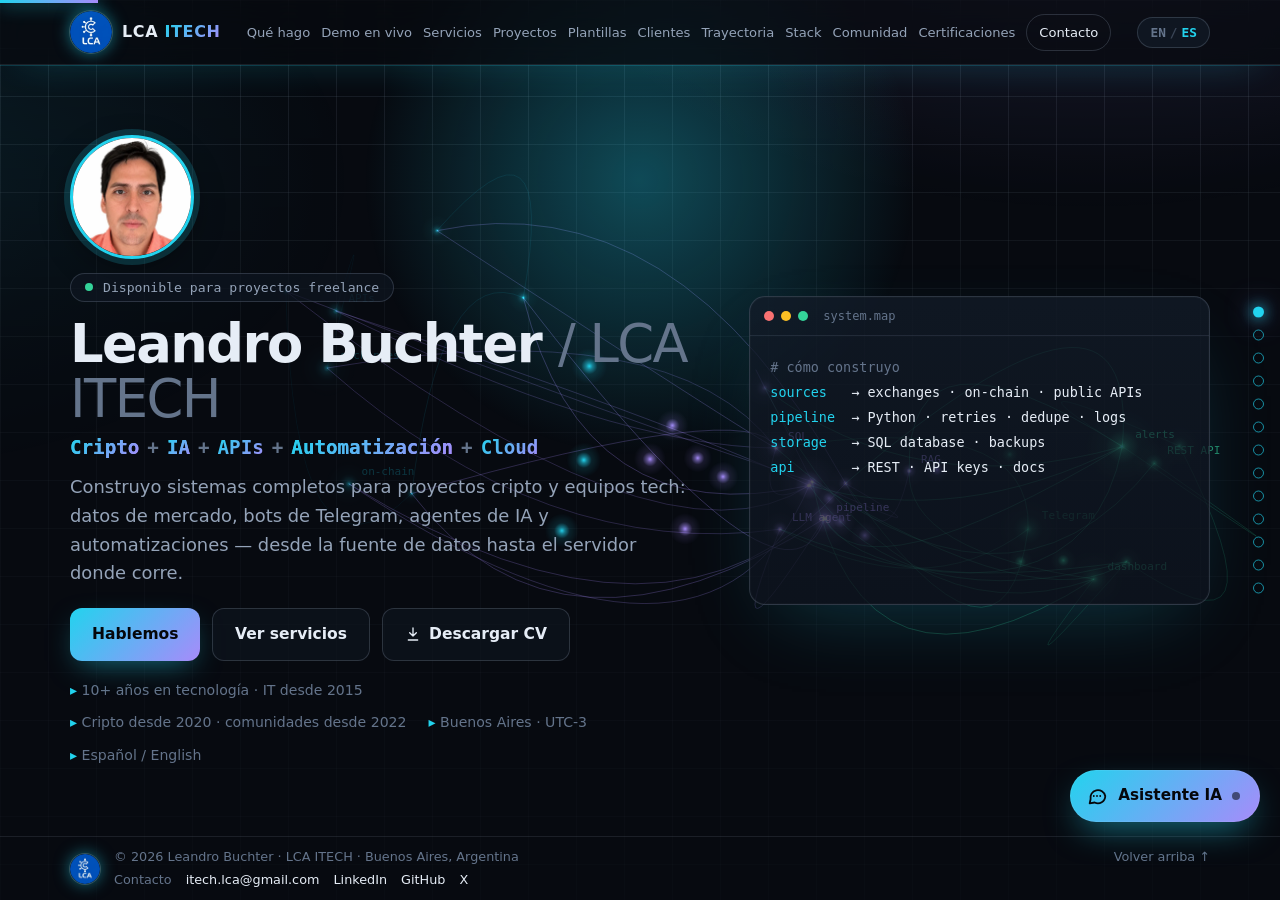
<file: es/index.html>
<!DOCTYPE html>
<html lang="es" data-lang="es">
<head>
  <!-- Generado por .github/scripts/build-es.mjs a partir de index.html: no editar a mano. -->
  <meta charset="utf-8">
  <meta name="viewport" content="width=device-width, initial-scale=1">
  <title>Automatizaciones con IA, bots de Telegram y Twitch, APIs · Leandro Buchter (LCA ITECH)</title>
  <meta name="description" content="Automatizaciones con IA, bots de Telegram, Discord y Twitch, agentes de IA y APIs a medida para negocios, streamers y proyectos cripto. Precio cerrado, para clientes de cualquier país, en español e inglés.">
  <meta name="author" content="Leandro Buchter">
  <meta name="robots" content="index, follow, max-image-preview:large">
  <link rel="canonical" href="https://portfolio.lcaitech.com/es/">
  <link rel="alternate" hreflang="en" href="https://portfolio.lcaitech.com/">
  <link rel="alternate" hreflang="es" href="https://portfolio.lcaitech.com/es/">
  <link rel="alternate" hreflang="x-default" href="https://portfolio.lcaitech.com/">
  <meta property="og:type" content="website">
  <meta property="og:site_name" content="LCA ITECH">
  <meta property="og:title" content="Automatizaciones con IA, bots de Telegram y Twitch, APIs · Leandro Buchter (LCA ITECH)">
  <meta property="og:description" content="Automatizaciones con IA, bots de Telegram y Twitch, agentes de IA y APIs a medida, de punta a punta. Clientes de cualquier país · Español / English.">
  <meta property="og:url" content="https://portfolio.lcaitech.com/es/">
  <meta property="og:locale" content="es_LA">
  <meta property="og:locale:alternate" content="en_US">
  <meta property="og:image" content="https://portfolio.lcaitech.com/assets/og.jpg">
  <meta property="og:image:width" content="1200">
  <meta property="og:image:height" content="630">
  <meta property="og:image:alt" content="Automatizaciones con IA, bots de Telegram y Twitch, APIs · Leandro Buchter (LCA ITECH)">
  <meta name="twitter:card" content="summary_large_image">
  <meta name="twitter:site" content="@LCA_ITECH">
  <meta name="twitter:creator" content="@LCA_ITECH">
  <meta name="twitter:title" content="Automatizaciones con IA, bots de Telegram y Twitch, APIs · Leandro Buchter (LCA ITECH)">
  <meta name="twitter:description" content="Automatizaciones con IA, bots de Telegram y Twitch, agentes de IA y APIs a medida, de punta a punta. Clientes de cualquier país · Español / English.">
  <meta name="twitter:image" content="https://portfolio.lcaitech.com/assets/og.jpg">
  <meta name="twitter:image:alt" content="Automatizaciones con IA, bots de Telegram y Twitch, APIs · Leandro Buchter (LCA ITECH)">
  <script>
    // Idioma: / = inglés, /es/ = español. En la portada en inglés, quien tiene el navegador en español
    // (o eligió español antes) pasa a /es/ conservando el #ancla. ?lang=es|en sigue andando (links viejos).
    (function () {
      var page = document.documentElement.getAttribute('data-lang') === 'es' ? 'es' : 'en', want = null, s = null;
      var q = new URLSearchParams(location.search).get('lang');
      try { s = localStorage.getItem('lca-lang'); } catch (e) {}
      if (q === 'es' || q === 'en') { want = q; try { localStorage.setItem('lca-lang', q); } catch (e) {} }
      else if (page === 'en') want = s === 'es' || s === 'en' ? s : ((navigator.language || 'en').toLowerCase().indexOf('es') === 0 ? 'es' : 'en');
      if (want && want !== page) location.replace((want === 'es' ? '/es/' : '/') + location.hash);
    })();
  </script>
  <meta name="theme-color" content="#070a10">
  <link rel="icon" href="/assets/favicon-32.png" type="image/png" sizes="32x32">
  <link rel="apple-touch-icon" href="/assets/apple-touch-icon.png">
  <script type="application/ld+json">
{
  "@context": "https://schema.org",
  "@graph": [
    {
      "@type": "Person",
      "@id": "https://portfolio.lcaitech.com/#leandro",
      "name": "Leandro Buchter",
      "alternateName": "Leandro Hernan Buchter",
      "jobTitle": "Systems builder · AI automation",
      "url": "https://portfolio.lcaitech.com/",
      "image": "https://portfolio.lcaitech.com/assets/leandro.jpg",
      "email": "mailto:itech.lca@gmail.com",
      "address": {
        "@type": "PostalAddress",
        "addressLocality": "Buenos Aires",
        "addressCountry": "AR"
      },
      "worksFor": {
        "@id": "https://portfolio.lcaitech.com/#org"
      },
      "knowsLanguage": [
        "en",
        "es"
      ],
      "knowsAbout": [
        "AI automation",
        "Business process automation",
        "Telegram bots",
        "Discord bots",
        "Twitch bots",
        "Chatbots",
        "AI agents",
        "REST APIs",
        "Crypto market data",
        "Google Cloud",
        "Decentralized finance"
      ],
      "sameAs": [
        "https://www.linkedin.com/in/leandrobuchter",
        "https://github.com/LCAITECH",
        "https://x.com/LCA_ITECH",
        "https://t.me/leandroLCA"
      ]
    },
    {
      "@type": [
        "Organization",
        "ProfessionalService"
      ],
      "@id": "https://portfolio.lcaitech.com/#org",
      "name": "LCA ITECH",
      "url": "https://portfolio.lcaitech.com/",
      "logo": "https://portfolio.lcaitech.com/assets/lca-logo.webp",
      "image": "https://portfolio.lcaitech.com/assets/og.jpg",
      "email": "itech.lca@gmail.com",
      "foundingDate": "2022",
      "founder": {
        "@id": "https://portfolio.lcaitech.com/#leandro"
      },
      "address": {
        "@type": "PostalAddress",
        "addressLocality": "Buenos Aires",
        "addressCountry": "AR"
      },
      "areaServed": [
        {
          "@type": "Place",
          "name": "Worldwide"
        },
        {
          "@type": "Place",
          "name": "Latin America"
        }
      ],
      "sameAs": [
        "https://github.com/LCAITECH",
        "https://x.com/LCA_ITECH",
        "https://t.me/leandroLCA"
      ],
      "hasOfferCatalog": {
        "@id": "https://portfolio.lcaitech.com/#services"
      },
      "description": "AI automation, Telegram, Discord and Twitch bots, AI agents and custom APIs for businesses, streamers and crypto projects. Fixed-price packages, worldwide, in English and Spanish.",
      "knowsLanguage": [
        "en",
        "es"
      ],
      "contactPoint": {
        "@type": "ContactPoint",
        "contactType": "sales",
        "email": "itech.lca@gmail.com",
        "url": "https://portfolio.lcaitech.com/#contact",
        "availableLanguage": [
          "English",
          "Spanish"
        ],
        "areaServed": "Worldwide"
      }
    },
    {
      "@type": "OfferCatalog",
      "@id": "https://portfolio.lcaitech.com/#services",
      "name": "LCA ITECH services",
      "itemListElement": [
        {
          "@type": "Offer",
          "name": "P0 · Starter: one bot or one automation",
          "itemOffered": {
            "@type": "Service",
            "name": "Starter: one bot or one automation",
            "provider": {
              "@id": "https://portfolio.lcaitech.com/#org"
            }
          },
          "priceSpecification": {
            "@type": "UnitPriceSpecification",
            "price": 250,
            "priceCurrency": "USD",
            "description": "from USD 250"
          }
        },
        {
          "@type": "Offer",
          "name": "P1 · Community Alert Bot",
          "itemOffered": {
            "@type": "Service",
            "name": "Community Alert Bot",
            "provider": {
              "@id": "https://portfolio.lcaitech.com/#org"
            }
          },
          "priceSpecification": {
            "@type": "UnitPriceSpecification",
            "price": 600,
            "priceCurrency": "USD",
            "description": "from USD 600"
          }
        },
        {
          "@type": "Offer",
          "name": "P2 · Market Data API + Dashboard",
          "itemOffered": {
            "@type": "Service",
            "name": "Market Data API + Dashboard",
            "provider": {
              "@id": "https://portfolio.lcaitech.com/#org"
            }
          },
          "priceSpecification": {
            "@type": "UnitPriceSpecification",
            "price": 2500,
            "priceCurrency": "USD",
            "description": "from USD 2,500"
          }
        },
        {
          "@type": "Offer",
          "name": "P3 · Onboarding & Referral Automation",
          "itemOffered": {
            "@type": "Service",
            "name": "Onboarding & Referral Automation",
            "provider": {
              "@id": "https://portfolio.lcaitech.com/#org"
            }
          },
          "priceSpecification": {
            "@type": "UnitPriceSpecification",
            "price": 1200,
            "priceCurrency": "USD",
            "description": "from USD 1,200"
          }
        },
        {
          "@type": "Offer",
          "name": "P4 · AI Support Agent",
          "itemOffered": {
            "@type": "Service",
            "name": "AI Support Agent",
            "provider": {
              "@id": "https://portfolio.lcaitech.com/#org"
            }
          },
          "priceSpecification": {
            "@type": "UnitPriceSpecification",
            "price": 1500,
            "priceCurrency": "USD",
            "description": "from USD 1,500"
          }
        },
        {
          "@type": "Offer",
          "name": "P5 · Part-time technical partner",
          "itemOffered": {
            "@type": "Service",
            "name": "Part-time technical partner",
            "provider": {
              "@id": "https://portfolio.lcaitech.com/#org"
            }
          },
          "priceSpecification": {
            "@type": "UnitPriceSpecification",
            "price": 1500,
            "priceCurrency": "USD",
            "description": "from USD 1,500 / month",
            "unitText": "MONTH"
          }
        },
        {
          "@type": "Offer",
          "name": "P6 · AI automation consulting",
          "itemOffered": {
            "@type": "Service",
            "name": "AI automation consulting",
            "provider": {
              "@id": "https://portfolio.lcaitech.com/#org"
            }
          },
          "priceSpecification": {
            "@type": "UnitPriceSpecification",
            "price": 800,
            "priceCurrency": "USD",
            "description": "from USD 800"
          }
        },
        {
          "@type": "Offer",
          "name": "P7 · AI assistant & model strategy consulting",
          "itemOffered": {
            "@type": "Service",
            "name": "AI assistant & model strategy consulting",
            "provider": {
              "@id": "https://portfolio.lcaitech.com/#org"
            }
          },
          "priceSpecification": {
            "@type": "UnitPriceSpecification",
            "price": 2000,
            "priceCurrency": "USD",
            "description": "from USD 2,000"
          }
        },
        {
          "@type": "Offer",
          "name": "P8 · AI Trading Signal Bot (in development)",
          "itemOffered": {
            "@type": "Service",
            "name": "AI Trading Signal Bot",
            "provider": {
              "@id": "https://portfolio.lcaitech.com/#org"
            }
          }
        }
      ]
    },
    {
      "@type": "WebSite",
      "@id": "https://portfolio.lcaitech.com/#website",
      "url": "https://portfolio.lcaitech.com/",
      "name": "Leandro Buchter · LCA ITECH",
      "inLanguage": [
        "en",
        "es"
      ],
      "publisher": {
        "@id": "https://portfolio.lcaitech.com/#org"
      },
      "about": {
        "@id": "https://portfolio.lcaitech.com/#leandro"
      }
    },
    {
      "@type": "WebPage",
      "@id": "https://portfolio.lcaitech.com/es/#webpage",
      "url": "https://portfolio.lcaitech.com/es/",
      "name": "Automatizaciones con IA, bots de Telegram y Twitch, APIs · Leandro Buchter (LCA ITECH)",
      "description": "Automatizaciones con IA, bots de Telegram, Discord y Twitch, agentes de IA y APIs a medida para negocios, streamers y proyectos cripto. Precio cerrado, para clientes de cualquier país, en español e inglés.",
      "inLanguage": "es",
      "isPartOf": {
        "@id": "https://portfolio.lcaitech.com/#website"
      },
      "about": {
        "@id": "https://portfolio.lcaitech.com/#org"
      },
      "primaryImageOfPage": "https://portfolio.lcaitech.com/assets/og.jpg"
    }
  ]
}
  </script>
  <link rel="stylesheet" href="/styles.css">
  <link rel="stylesheet" href="/assets/assistant.css">
</head>
<body>
  <a class="skip" href="#main">
    <span lang="es">Ir al contenido</span>
  </a>

  <header class="nav" id="top">
    <div class="container nav__inner">
      <a class="brand" href="#top" aria-label="LCA ITECH">
        <img class="brand__logo" src="/assets/lca-logo.webp" alt="" width="42" height="42">
        <span>LCA <b>ITECH</b></span>
      </a>
      <nav class="nav__links" id="navLinks" aria-label="Principal">
        <a href="#about"><span lang="es">Qué hago</span></a>
        <a href="#live"><span lang="es">Demo en vivo</span></a>
        <a href="#services"><span lang="es">Servicios</span></a>
        <a href="#projects"><span lang="es">Proyectos</span></a>
        <a href="#templates"><span lang="es">Plantillas</span></a>
        <a href="#clients"><span lang="es">Clientes</span></a>
        <a href="#journey"><span lang="es">Trayectoria</span></a>
        <a href="#stack">Stack</a>
        <a href="#community"><span lang="es">Comunidad</span></a>
        <a href="#certs"><span lang="es">Certificaciones</span></a>
        <a href="#contact" class="nav__cta"><span lang="es">Contacto</span></a>
      </nav>
      <div class="nav__tools">
        <a class="lang" id="langToggle" href="/" hreflang="en" aria-label="Switch to English / Ver en inglés">
          <span class="lang__opt" data-opt="en">EN</span><span class="lang__sep">/</span><span class="lang__opt" data-opt="es">ES</span>
        </a>
        <button class="burger" id="burger" type="button" aria-label="Menú" aria-expanded="false" aria-controls="navLinks">
          <span></span><span></span><span></span>
        </button>
      </div>
    </div>
  </header>

  <main id="main">
    <section class="hero is-on">
      <div class="container hero__grid">
        <div class="hero__copy reveal">
          <picture class="hero__photo"><source srcset="/assets/leandro.webp?v=2" type="image/webp"><img src="/assets/leandro.jpg?v=2" alt="Leandro Buchter" width="480" height="480" decoding="async" fetchpriority="high"></picture>
          <p class="eyebrow"><span class="dot"></span>
            <span lang="es">Disponible para proyectos freelance</span>
          </p>
          <h1>Leandro Buchter <span class="muted">/ LCA ITECH</span></h1>
          <p class="hero__tags">
            <span><span lang="es">Cripto</span></span><i>+</i><span><span lang="es">IA</span></span><i>+</i><span>APIs</span><i>+</i><span><span lang="es">Automatización</span></span><i>+</i><span>Cloud</span>
          </p>
          <p class="lead">
            
            <span lang="es">Construyo sistemas completos para proyectos cripto y equipos tech: datos de mercado, bots de Telegram, agentes de IA y automatizaciones — desde la fuente de datos hasta el servidor donde corre.</span>
          </p>
          <div class="hero__ctas">
            <a class="btn btn--primary" href="#contact"><span lang="es">Hablemos</span></a>
            <a class="btn btn--ghost" href="#services"><span lang="es">Ver servicios</span></a>
            <a class="btn btn--ghost" href="/assets/Leandro_Buchter_CV_EN.pdf" target="_blank" rel="noopener" type="application/pdf" data-cv="hero"><svg width="16" height="16" viewBox="0 0 24 24" fill="none" stroke="currentColor" stroke-width="2" stroke-linecap="round" stroke-linejoin="round" aria-hidden="true"><path d="M12 3v12m0 0-5-5m5 5 5-5M5 21h14"/></svg><span lang="es">Descargar CV</span></a>
          </div>
          <ul class="hero__facts">
            <li><span lang="es">10+ años en tecnología · IT desde 2015</span></li>
            <li><span lang="es">Cripto desde 2020 · comunidades desde 2022</span></li>
            <li><span lang="es">Buenos Aires · UTC-3</span></li>
            <li><span lang="es">Español / English</span></li>
          </ul>
        </div>

        <div class="hero__visual reveal" aria-hidden="true">
          <div class="term">
            <div class="term__bar"><i></i><i></i><i></i><span>system.map</span></div>
            <pre class="term__body"><span class="c-mut"># <span lang="es">cómo construyo</span></span>
<span class="c-acc">sources</span>   → exchanges · on-chain · public APIs
<span class="c-acc">pipeline</span>  → Python · retries · dedupe · logs
<span class="c-acc">storage</span>   → SQL database · backups
<span class="c-acc">api</span>       → REST · API keys · docs
<span class="c-acc">ai</span>        → LLM agents · RAG · model routing
<span class="c-acc">delivery</span>  → Telegram · dashboards · webhooks
<span class="c-acc">ops</span>       → GCP · Linux · Docker · alerts
<span class="c-ok">✔ <span lang="es">una persona que entiende todo el flujo</span></span><span class="caret"></span></pre>
          </div>
        </div>
      </div>
    </section>

    <section class="section" id="about">
      <div class="container">
        <header class="section__head reveal">
          <p class="kicker">01 · <span lang="es">Qué hago</span></p>
          <h2>
            
            <span lang="es">No una pieza suelta. El sistema completo.</span>
          </h2>
          <p class="section__sub">
            
            <span lang="es">10+ años en tecnología: empecé en 2015 en soporte técnico IT para empresas; en 2020 me metí de lleno en cripto (DeFi, launchpools) y en 2022 fundé LCA ITECH. Hoy construyo productos con Python, APIs e IA, y tengo un certificado en DeFi de Duke University. Por eso puedo conectar los datos, el backend, la IA y la infraestructura — y mantenerlo funcionando.</span>
          </p>
        </header>

        <div class="grid grid--4">
          <article class="card reveal">
            <div class="card__icon">◆</div>
            <h3><span lang="es">Datos cripto y APIs</span></h3>
            <p><span lang="es">Precios, ATH, unlocks, sentimiento y datos on-chain, guardados y servidos por tu propia API REST.</span></p>
          </article>
          <article class="card reveal">
            <div class="card__icon">✦</div>
            <h3><span lang="es">Agentes de IA</span></h3>
            <p><span lang="es">Agentes con RAG sobre tu documentación, usando el modelo correcto para cada tarea (Gemini, Claude, OpenAI) para controlar el costo.</span></p>
          </article>
          <article class="card reveal">
            <div class="card__icon">⟳</div>
            <h3><span lang="es">Automatización robusta</span></h3>
            <p><span lang="es">Bots, webhooks y flujos con reintentos, logging, deduplicación, alertas y recuperación de errores.</span></p>
          </article>
          <article class="card reveal">
            <div class="card__icon">☁</div>
            <h3><span lang="es">Cloud y operación</span></h3>
            <p><span lang="es">Deploy en GCP / VMs Linux con Docker, SSH, Git, backups y monitoreo. No termina en "en mi máquina funciona".</span></p>
          </article>
        </div>
      </div>
    </section>

    <section class="section live-sec" id="live">
      <div class="container">
        <header class="section__head reveal">
          <p class="kicker"><span class="live-dot" aria-hidden="true"></span> <span lang="es">Demo en vivo · P1 Community Alert Bot</span></p>
          <h2><span lang="es">Un sistema real, funcionando ahora</span></h2>
          <p class="section__sub"><span lang="es">Datos de mercado en vivo y el tipo de alertas que el bot envía a tu comunidad de Telegram.</span></p>
        </header>
        <svg class="live__defs" width="0" height="0" aria-hidden="true" focusable="false"><defs><linearGradient id="liveUp" x1="0" y1="0" x2="0" y2="1"><stop offset="0" stop-color="#34d399" stop-opacity=".45"/><stop offset="1" stop-color="#34d399" stop-opacity="0"/></linearGradient><linearGradient id="liveDn" x1="0" y1="0" x2="0" y2="1"><stop offset="0" stop-color="#f87171" stop-opacity=".45"/><stop offset="1" stop-color="#f87171" stop-opacity="0"/></linearGradient></defs></svg>
        <div class="live" id="liveDemo">
          <div class="live__grid">
            <article class="card live__coin" data-coin="bitcoin"><p class="live__sym">BTC <small>Bitcoin</small></p><p class="live__px">—</p><p class="live__meta"><span class="live__chg">—</span> <span class="live__ath">ATH —</span></p><svg class="live__spark" viewBox="0 0 100 30" preserveAspectRatio="none" role="img" aria-label="7d"><path class="live__area" d=""/><path class="live__line" d="" pathLength="1"/></svg></article>
            <article class="card live__coin" data-coin="ethereum"><p class="live__sym">ETH <small>Ethereum</small></p><p class="live__px">—</p><p class="live__meta"><span class="live__chg">—</span> <span class="live__ath">ATH —</span></p><svg class="live__spark" viewBox="0 0 100 30" preserveAspectRatio="none" role="img" aria-label="7d"><path class="live__area" d=""/><path class="live__line" d="" pathLength="1"/></svg></article>
            <article class="card live__coin" data-coin="solana"><p class="live__sym">SOL <small>Solana</small></p><p class="live__px">—</p><p class="live__meta"><span class="live__chg">—</span> <span class="live__ath">ATH —</span></p><svg class="live__spark" viewBox="0 0 100 30" preserveAspectRatio="none" role="img" aria-label="7d"><path class="live__area" d=""/><path class="live__line" d="" pathLength="1"/></svg></article>
            <article class="card live__fng"><p class="live__sym">Fear &amp; Greed</p><svg class="live__gauge" viewBox="0 0 120 70" role="img" aria-labelledby="liveFngTxt"><defs><linearGradient id="liveG" gradientUnits="userSpaceOnUse" x1="14" y1="0" x2="106" y2="0"><stop offset="0" stop-color="#ef4444"/><stop offset=".28" stop-color="#f97316"/><stop offset=".5" stop-color="#fbbf24"/><stop offset=".72" stop-color="#a3e635"/><stop offset="1" stop-color="#34d399"/></linearGradient><filter id="liveGlow" x="-40%" y="-40%" width="180%" height="180%"><feGaussianBlur stdDeviation="2" result="b"/><feMerge><feMergeNode in="b"/><feMergeNode in="SourceGraphic"/></feMerge></filter></defs><path class="live__arcbg" d="M14 62a46 46 0 0 1 92 0"/><path class="live__arc" d="M14 62a46 46 0 0 1 92 0" filter="url(#liveGlow)"/><g class="live__ticks"><line x1="28.0" y1="62.0" x2="22.0" y2="62.0" class="is-major"/><line x1="25.9" y1="56.6" x2="22.5" y2="56.1"/><line x1="27.2" y1="51.3" x2="23.9" y2="50.3"/><line x1="29.3" y1="46.3" x2="26.1" y2="44.7"/><line x1="32.1" y1="41.7" x2="29.3" y2="39.7"/><line x1="37.4" y1="39.4" x2="33.1" y2="35.1" class="is-major"/><line x1="39.7" y1="34.1" x2="37.7" y2="31.3"/><line x1="44.3" y1="31.3" x2="42.7" y2="28.1"/><line x1="49.3" y1="29.2" x2="48.3" y2="25.9"/><line x1="54.6" y1="27.9" x2="54.1" y2="24.5"/><line x1="60.0" y1="30.0" x2="60.0" y2="24.0" class="is-major"/><line x1="65.4" y1="27.9" x2="65.9" y2="24.5"/><line x1="70.7" y1="29.2" x2="71.7" y2="25.9"/><line x1="75.7" y1="31.3" x2="77.3" y2="28.1"/><line x1="80.3" y1="34.1" x2="82.3" y2="31.3"/><line x1="82.6" y1="39.4" x2="86.9" y2="35.1" class="is-major"/><line x1="87.9" y1="41.7" x2="90.7" y2="39.7"/><line x1="90.7" y1="46.3" x2="93.9" y2="44.7"/><line x1="92.8" y1="51.3" x2="96.1" y2="50.3"/><line x1="94.1" y1="56.6" x2="97.5" y2="56.1"/><line x1="92.0" y1="62.0" x2="98.0" y2="62.0" class="is-major"/></g><g class="live__tlabels"><text x="34.0" y="64.0">0</text><text x="41.6" y="45.6">25</text><text x="60.0" y="38.0">50</text><text x="78.4" y="45.6">75</text><text x="86.0" y="64.0">100</text></g><g class="live__needle" transform="rotate(-90 60 62)" filter="url(#liveGlow)"><path d="M60 19 L62.6 60 L60 66 L57.4 60 Z"/><circle cx="60" cy="62" r="4.6"/><circle class="live__hub" cx="60" cy="62" r="1.8"/></g></svg><p class="live__fngv" id="liveFngTxt">—</p></article>
          </div>
          <div class="live__feed card" aria-label="Feed de alertas de demo">
            <p class="live__bot"><span class="live__ava" aria-hidden="true">🤖</span><b>LCA Alert Bot</b> <span class="live__tag">DEMO</span> <span class="live__onair"><span class="live-dot" aria-hidden="true"></span> <span lang="es">EN VIVO</span></span> <small><span lang="es">simulado con datos reales</span></small></p>
            <ol class="live__msgs" id="liveFeed" aria-live="polite"></ol>
          </div>
        </div>
        <div class="live__foot">
          <p class="live__status" id="liveStatus" role="status"><span class="live-dot" aria-hidden="true"></span> <span id="liveUpd"><span lang="es">Cargando datos en vivo…</span></span></p>
          <div class="live__ctas">
            <a class="btn btn--primary" href="https://t.me/lcaitech_demo_bot" target="_blank" rel="noopener"><span lang="es">Prueba el bot completo en Telegram</span></a>
            <img class="live__qr" src="/assets/qr/demo-bot.svg" alt="QR https://t.me/lcaitech_demo_bot" title="Escanea para abrir el bot demo" width="64" height="64" loading="lazy">
            <a class="btn btn--ghost" href="#builder"><span lang="es">¿Lo quieres para tu comunidad? Ármalo desde USD 100</span></a>
          </div>
          <p class="live__src"><span lang="es">Datos: CoinGecko, Alternative.me · Solo demo, no es asesoramiento financiero.</span></p>
        </div>
      </div>
    </section>

    <section class="section section--alt" id="services">
      <div class="container">
        <header class="section__head reveal">
          <p class="kicker">02 · <span lang="es">Servicios</span></p>
          <h2><span lang="es">Paquetes con alcance claro</span></h2>
          <p class="section__sub">
            
            <span lang="es">Precio cerrado por proyecto, acordado por escrito (chat o email). Los precios son un punto de partida en USD.</span>
          </p>
        </header>

        <h3 class="group-title reveal"><span lang="es">Para proyectos cripto</span></h3>
        <div class="grid grid--3">
          <article class="svc reveal">
            <p class="svc__tag">P0 · ~1 <span lang="es">semana</span></p>
            <h4><span lang="es">Starter: un bot o una automatización</span></h4>
            <p><span lang="es">Un bot de alertas básico para Telegram (precios, distancia al ATH, resumen diario) o un proceso repetitivo automatizado de punta a punta. Ideal para empezar a trabajar juntos.</span></p>
            <p class="svc__price"><span lang="es">desde</span> <b>USD 250</b></p>
          </article>
          <article class="svc reveal">
            <p class="svc__tag">P1 · 1–2 <span lang="es">semanas</span></p>
            <h4>Community Alert Bot</h4>
            <p><span lang="es">Bot de Telegram para tu comunidad: alertas de precio, distancia al ATH, token unlocks, Fear &amp; Greed, movimientos de ballenas y resumen diario.</span></p>
            <p class="svc__price"><span lang="es">desde</span> <b>USD 600</b></p>
          </article>
          <article class="svc svc--featured reveal">
            <p class="svc__tag">P2 · 3–5 <span lang="es">semanas</span></p>
            <h4>Market Data API + Dashboard</h4>
            <p><span lang="es">Un pipeline de datos de mercado a medida, base de datos, API REST y dashboard web, construido para tus fuentes de datos.</span></p>
            <p class="svc__price"><span lang="es">desde</span> <b><span lang="es">USD 2.500</span></b></p>
          </article>
          <article class="svc reveal">
            <p class="svc__tag">P3 · 2–3 <span lang="es">semanas</span></p>
            <h4>Onboarding &amp; Referral Automation</h4>
            <p><span lang="es">Onboarding en Telegram, links de referido, verificación de UID (cuando la API del exchange lo permite), acceso VIP y tracking de conversión.</span></p>
            <p class="svc__price"><span lang="es">desde</span> <b><span lang="es">USD 1.200</span></b></p>
          </article>
          <article class="svc reveal">
            <p class="svc__tag">P4 · 2–4 <span lang="es">semanas</span></p>
            <h4>AI Support Agent</h4>
            <p><span lang="es">Agente de IA para Telegram/Discord que responde desde tu documentación en ES/EN/PT, con protecciones anti-scam y derivación a un humano.</span></p>
            <p class="svc__price"><span lang="es">desde</span> <b><span lang="es">USD 1.500</span></b></p>
          </article>
          <article class="svc reveal">
            <p class="svc__tag">P5 · <span lang="es">mensual</span></p>
            <h4><span lang="es">Partner técnico part-time</span></h4>
            <p><span lang="es">Un bloque mensual de horas para mantener y hacer crecer tus bots, integraciones, pipelines de datos e infraestructura. Reporte semanal.</span></p>
            <p class="svc__price"><span lang="es">desde</span> <b><span lang="es">USD 1.500</span></b><small>/<span lang="es">mes</span></small></p>
          </article>
          <article class="svc reveal">
            <p class="svc__tag">P8 · <span lang="es">En desarrollo</span></p>
            <h4><span lang="es">Bot de señales de trading con IA</span></h4>
            <p><span lang="es">Señales basadas en reglas y backtesteadas sobre tus activos, con Claude como segundo filtro que revisa contexto y riesgo antes de cada alerta. Alertas por Telegram con entrada, stop, take profit y justificación. Cada señal queda registrada. La ejecución la decides tú.</span></p>
            <p class="svc__price svc__status"><span lang="es">En desarrollo · paper trading en curso</span></p>
          </article>
        </div>

        <h3 class="group-title reveal"><span lang="es">Bots pequeños · modulares (S1–S3)</span></h3>
        <div class="grid grid--3">
          <article class="svc reveal">
            <p class="svc__tag">S1 · 3–5 <span lang="es">días</span></p>
            <h4><span lang="es">Bot de preguntas frecuentes para Telegram</span></h4>
            <p><span lang="es">Responde las preguntas frecuentes de tu comunidad (cómo comprar, links, reglas, guías) en tu grupo o por privado, con tus textos y comandos.</span></p>
            <p class="svc__price"><b>USD 100–150</b></p>
          </article>
          <article class="svc reveal">
            <p class="svc__tag">S2 · 2–4 <span lang="es">días</span></p>
            <h4><span lang="es">Bot de alertas de precio (cripto)</span></h4>
            <p><span lang="es">Publica alertas en tu grupo o canal de Telegram cuando un activo cruza los niveles que elijas, con la fuente del dato en cada mensaje.</span></p>
            <p class="svc__price"><b>USD 100–150</b></p>
          </article>
          <article class="svc reveal">
            <p class="svc__tag">S3 · 4–6 <span lang="es">días</span></p>
            <h4><span lang="es">Bot de moderación para Discord o Telegram</span></h4>
            <p><span lang="es">Da la bienvenida a los nuevos, borra spam y mensajes que piden seed phrases o claves privadas, y advierte o silencia al que los manda.</span></p>
            <p class="svc__price"><b>USD 120–180</b></p>
          </article>
        </div>
        <div class="combo reveal">
          <p class="combo__txt">
            
            <span lang="es"><b>Combina módulos y paga menos:</b> 2 módulos −15% · <b>Pack Comunidad</b> S1 + S2 + S3 por USD 250–350 (~25% menos).</span>
          </p>
          <a class="btn btn--ghost btn--sm" href="#builder"><span lang="es">Arma tu bot →</span></a>
        </div>

        <h3 class="group-title reveal"><span lang="es">IA y automatización para empresas</span></h3>
        <div class="grid grid--2">
          <article class="svc reveal">
            <p class="svc__tag">P6 · 1–3 <span lang="es">semanas</span></p>
            <h4><span lang="es">Consultoría en automatización con IA</span></h4>
            <p><span lang="es">Reviso tus procesos y automatizo 1–3 tareas repetitivas. Por ejemplo: correos y formularios clasificados con IA y enviados a tus hojas de cálculo o CRM, reportes semanales automáticos, alertas por Telegram o correo cuando algo necesita atención.</span></p>
            <p class="svc__price"><span lang="es">desde</span> <b>USD 800</b></p>
          </article>
          <article class="svc reveal">
            <p class="svc__tag">P7 · 2–4 <span lang="es">semanas</span></p>
            <h4><span lang="es">Consultoría: asistente de IA y estrategia de modelos</span></h4>
            <p><span lang="es">Elijo los modelos adecuados para tu caso con Model Compass, mi motor de decisión open source, e instalo un asistente interno basado en LCA Web UI que manda cada consulta al modelo más barato que la resuelva (Gemini, Claude u OpenAI) y responde desde tus documentos. Las claves de API son tuyas y pagas menos por respuesta.</span></p>
            <p class="svc__tools"><a href="https://github.com/LCAITECH/model-compass" target="_blank" rel="noopener">Model Compass</a> (open source) · LCA Web UI</p>
            <p class="svc__price"><span lang="es">desde</span> <b><span lang="es">USD 2.000</span></b></p>
          </article>
        </div>

        <ul class="terms reveal">
          <li><span lang="es">Alcance por escrito antes de empezar</span></li>
          <li><span lang="es">50% de anticipo · milestones en proyectos grandes</span></li>
          <li><span lang="es">Pago en USDC / USDT o transferencia</span></li>
          <li><span lang="es">30 días de soporte después de la entrega</span></li>
          <li><span lang="es">Sin repos, zips ni "pruebas técnicas" de terceros antes de un alcance firmado; el código del cliente se revisa en un entorno aislado</span></li>
        </ul>
      </div>
    </section>

    <section class="section" id="builder">
      <div class="container">
        <header class="section__head reveal">
          <p class="kicker"><span lang="es">Armador de proyectos · 4 pasos</span></p>
          <h2><span lang="es">Arma tu proyecto paso a paso</span></h2>
          <p class="section__sub">
            
            <span lang="es">Elige qué necesitas, activa módulos y míralos funcionar en una demo, elige plataforma e inteligencia, y envíame el pedido ya armado.</span>
          </p>
        </header>
        <p class="arm__nojs"><span lang="es">El armador necesita JavaScript. Puedes ver todos los paquetes en <a href="#services">Servicios</a> o escribirme desde <a href="#contact">Contacto</a>.</span></p>
        <div class="arm reveal" id="arm" hidden>
          <ol class="arm__prog" id="armProg">
            <li><button type="button" class="arm__pstep" data-go="0"><b>1</b><span lang="es">Qué quieres</span></button></li>
            <li><button type="button" class="arm__pstep" data-go="1"><b>2</b><span lang="es">Módulos</span></button></li>
            <li><button type="button" class="arm__pstep" data-go="2"><b>3</b><span lang="es">Plataforma y cerebro</span></button></li>
            <li><button type="button" class="arm__pstep" data-go="3"><b>4</b><span lang="es">Resumen</span></button></li>
          </ol>
          <div class="arm__bar" aria-hidden="true"><i id="armBar"></i></div>

          <div class="arm__steps">
            <div class="arm__step" data-step="0" role="group" aria-labelledby="armT0">
              <h3 class="arm__title" id="armT0"><span lang="es">1 · Elige qué quieres</span></h3>
              <div class="arm__cats" id="armCats"></div>
            </div>
            <div class="arm__step" data-step="1" role="group" aria-labelledby="armT1" hidden>
              <h3 class="arm__title" id="armT1"><span lang="es">2 · Ármalo por módulos</span></h3>
              <p class="arm__help"><span lang="es">Activa módulos (o arrástralos a la vista previa) y mira cómo funciona cada uno.</span></p>
              <div class="arm__mods-wrap">
                <div class="arm__mods" id="armMods"></div>
                <div class="arm__preview" id="armDrop">
                  <div class="arm__pv" id="armPv"></div>
                  <p class="bld__note"><span lang="es">Simulación de demo: chat, usuarios y datos ficticios.</span></p>
                </div>
              </div>
            </div>
            <div class="arm__step" data-step="2" role="group" aria-labelledby="armT2" hidden>
              <h3 class="arm__title" id="armT2"><span lang="es">3 · Plataforma y cerebro</span></h3>
              <p class="arm__sub"><span lang="es">Dónde funciona (puedes elegir más de una)</span></p>
              <div class="arm__chips" id="armPlat"></div>
              <p class="arm__sub"><span lang="es">Nivel de inteligencia</span></p>
              <div class="arm__brains" id="armBrain"></div>
            </div>
            <div class="arm__step" data-step="3" role="group" aria-labelledby="armT3" hidden>
              <h3 class="arm__title" id="armT3"><span lang="es">4 · Resumen y pedido</span></h3>
              <div class="arm__sum" id="armSum"></div>
            </div>
          </div>

          <div class="arm__nav">
            <button type="button" class="btn btn--ghost btn--sm" id="armBack"><span lang="es">← Atrás</span></button>
            <button type="button" class="arm__reset" id="armReset"><span lang="es">Empezar de nuevo</span></button>
            <button type="button" class="btn btn--primary btn--sm" id="armNext"><span lang="es">Siguiente →</span></button>
          </div>
          <p class="arm__live" id="armLive" aria-live="polite"></p>
        </div>
      </div>
    </section>

    <section class="section" id="projects">
      <div class="container">
        <header class="section__head reveal">
          <p class="kicker">03 · <span lang="es">Proyectos</span></p>
          <h2><span lang="es">Lo que estoy construyendo</span></h2>
        </header>

        <article class="project project--main reveal">
          <div class="project__head">
            <h3>ATH Intelligence</h3>
            <span class="badge badge--ok"><span lang="es">Online</span></span>
          </div>
          <a class="shot shot--wide" href="https://athintelligence.pro" target="_blank" rel="noopener">
            <img loading="lazy" decoding="async" src="/assets/ath-site.jpg" alt="Portada de ATH Intelligence: Data. Intelligence. Recovery., con el ranking de recuperación en vivo" width="1200" height="750">
          </a>
          <p>
            
            <span lang="es">Inteligencia de recuperación cripto, online en athintelligence.pro. Responde una pregunta: ¿puede un activo volver de verdad a su máximo histórico después del supply que se emitió desde entonces? Guarda el market cap y el supply de cada ATH, puntúa cada activo con un Recovery Score determinista y expone todo por una API REST. Hecha de punta a punta: recolección de datos, backend, base de datos, UI y deploy.</span>
          </p>
          <ul class="metrics">
            <li><b>Recovery Score</b><span lang="es">Determinista: distancia al ATH, inflación del supply y tamaño</span></li>
            <li><b><span lang="es">ATH honesto</span></b><span lang="es">Market cap del máximo ÷ supply de hoy</span></li>
            <li><b><span lang="es">Recovery tape</span></b><span lang="es">Ranking de recuperación de más de 1.000 activos líquidos</span></li>
            <li><b>Unlocks</b><span lang="es">Contexto de presión de supply (burns, inflación, vesting) con fuentes primarias</span></li>
            <li><b>xStocks</b><span lang="es">Acciones tokenizadas vs su ATH</span></li>
            <li><b>Bitcoin</b><span lang="es">Épocas de halving y altcoins medidas en BTC</span></li>
            <li><b><span lang="es">Poder adquisitivo</span></b><span lang="es">Qué compraba BTC año a año: autos, electrónica, inmuebles, commodities</span></li>
            <li><b>Fear &amp; Greed</b><span lang="es">Sentimiento de mercado histórico vs precio</span></li>
          </ul>
          <p class="project__foot">
            
            <span lang="es">Además: Cap lab (precio a otro market cap), docs para desarrolladores con API REST por x-api-key y un asistente para los endpoints de la API.</span>
          </p>
          <p class="project__links">
            <a class="btn btn--primary btn--sm" href="https://athintelligence.pro" target="_blank" rel="noopener"><span lang="es">Ver sitio ↗</span></a>
            <a class="btn btn--ghost btn--sm" href="https://athintelligence.pro/developers" target="_blank" rel="noopener"><span lang="es">Docs de la API ↗</span></a>
          </p>
        </article>

        <div class="grid grid--2">
          <article class="project reveal">
            <div class="project__head">
              <h3>Model Compass</h3>
              <span class="badge badge--ok">Open source · MIT</span>
            </div>
            <figure class="shot">
              <img loading="lazy" decoding="async" src="/assets/mc-result.webp" alt="Model Compass recommendation screen" width="970" height="833">
            </figure>
            <p>
              
              <span lang="es">Un motor de decisión open source que ayuda a elegir el modelo de IA correcto según caso de uso, presupuesto, prioridades, idioma y volumen. Recomendaciones explicables y deterministas — no opiniones.</span>
            </p>
            <p class="chips"><span>Python 3.11</span><span>FastAPI</span><span>pytest</span><span>Pre-1.0</span></p>
            <a class="link" href="https://github.com/LCAITECH/model-compass" target="_blank" rel="noopener">github.com/LCAITECH/model-compass ↗</a>
          </article>

          <article class="project reveal">
            <div class="project__head">
              <h3>LCA ITECH / LCA Trading</h3>
              <span class="badge"><span lang="es">2022 → hoy</span></span>
            </div>
            <p>
              
              <span lang="es">LCA ITECH es la empresa que fundé en 2022. LCA Trading es su comunidad de trading y educación cripto (desde 2022) en Telegram, X, Instagram, YouTube y Discord — donde construyo y pruebo en la vida real: bots de Telegram, dashboards, integraciones con exchanges y sistemas de referidos.</span>
            </p>
            <p class="chips"><span>Telegram bots</span><span>Dashboards</span><span>Exchange APIs</span><span><span lang="es">Referidos</span></span></p>
            <a class="link" href="https://x.com/LCA_ITECH" target="_blank" rel="noopener">x.com/LCA_ITECH ↗</a>
          </article>

          <article class="project project--gpt project--wide reveal">
            <div class="project__head">
              <h3>LCA-GPT</h3>
              <span class="badge"><span lang="es">Herramienta interna · En evaluación</span></span>
            </div>
            <p>
              
              <span lang="es">Chat de IA interno multi-proveedor (Gemini, Claude, OpenAI, NVIDIA). El auto-routing elige el modelo según la tarea y el costo, y reparte el tráfico entre niveles gratuitos respetando sus límites de uso. La Arena corre el mismo prompt en varios modelos en paralelo.</span>
            </p>
            <p class="project__note">
              
              <span lang="es"><b>En evaluación:</b> por el interés que generó en redes, estoy evaluando lanzarlo como suscripción.</span>
            </p>
            <p class="chips"><span>LLM routing</span><span>Auto-routing</span><span>Gemini</span><span>Claude</span><span>OpenAI</span><span>NVIDIA</span></p>
            <div class="gallery">
              <figure class="gallery__item">
                <a class="gallery__link" href="/assets/lcagpt/picker.webp" target="_blank" rel="noopener" data-lightbox>
                  <img loading="lazy" decoding="async" src="/assets/lcagpt/picker.webp" alt="Selector de modelos de LCA-GPT: pestañas de NVIDIA, Google, OpenAI y Anthropic, modelos Gemini gratis y pagos, contadores de límites RPM y RPD" width="369" height="618">
                </a>
                <figcaption><span lang="es">Selector de modelos con niveles gratuitos y contadores de límites</span></figcaption>
              </figure>
              <figure class="gallery__item gallery__item--wide">
                <a class="gallery__link" href="/assets/lcagpt/arena.webp" target="_blank" rel="noopener" data-lightbox>
                  <img loading="lazy" decoding="async" src="/assets/lcagpt/arena.webp" alt="LCA-GPT Arena: el mismo prompt respondido por tres modelos lado a lado, con tiempo al primer token, tokens y costo de cada uno" width="1593" height="711">
                </a>
                <figcaption><span lang="es">Arena: el mismo prompt en varios modelos (velocidad y costo)</span></figcaption>
              </figure>
            </div>
          </article>

          <article class="project project--wide reveal">
            <div class="project__head">
              <h3><span lang="es">Bot demo de Telegram</span> · @lcaitech_demo_bot</h3>
              <span class="badge badge--ok"><span lang="es">Online</span></span>
            </div>
            <p>
              
              <span lang="es">Un bot público para probar en vivo lo que construyo, en español e inglés: precio y variación 24 h, distancia al ATH, Fear &amp; Greed, trades grandes recientes en MEXC y un agente que responde preguntas frecuentes sobre cripto. Cada respuesta muestra su fuente de datos. Código abierto (MIT), corriendo 24/7 en una VM de Google Cloud con systemd.</span>
            </p>
            <p class="chips"><span><span lang="es">/precio btc</span></span><span>/ath eth</span><span>/feargreed</span><span>/whales btc</span><span>/ask</span><span><span lang="es">/servicios</span></span></p>
            <p class="project__links">
              <a class="btn btn--primary btn--sm" href="https://t.me/lcaitech_demo_bot" target="_blank" rel="noopener"><span lang="es">Abrir en Telegram ↗</span></a>
              <a class="btn btn--ghost btn--sm" href="https://github.com/LCAITECH/lcaitech-demo-bot" target="_blank" rel="noopener"><span lang="es">Código en GitHub ↗</span></a>
            </p>
          </article>
        </div>
      </div>
    </section>

    <section class="section" id="templates">
      <div class="container">
        <header class="section__head reveal">
          <p class="kicker"><span lang="es">Plantillas gratuitas · Grok Bot</span></p>
          <h2><span lang="es">Plantillas gratuitas de bots para Grok</span></h2>
          <p class="section__sub">
            
            <span lang="es">Plantillas gratuitas de los bots que uso todos los días. Cualquiera puede copiarlas a su propio Grok Bot.</span>
          </p>
        </header>

        <!-- Los links de "Abrir en Grok" se cargan en GROK_TEMPLATES (script.js). Vacío = botón deshabilitado "Próximamente". -->
        <div class="grid grid--3 tpl__grid">
          <article class="svc tpl reveal" data-tpl="xpander">
            <p class="svc__tag">Grok Bot · <span lang="es">plantilla</span></p>
            <div class="tpl__head"><img class="tpl__face" src="/assets/bots/face_xpander.png" alt="Xpander" width="56" height="56" loading="lazy"><h3 class="tpl__name">Xpander</h3></div>
            <p class="tpl__desc"><span lang="es">Bot para hacer crecer tu cuenta de X con datos y no al azar: mide qué te funciona, te sugiere respuestas a posts virales con un link de un clic y arma posts e hilos para que los publiques tú.</span></p>
            <p class="tpl__actions">
              <a class="btn btn--primary btn--sm tpl__open is-disabled" role="link" aria-disabled="true"><span class="tpl__on"><span lang="es">Abrir en Grok ↗</span></span><span class="tpl__off"><span lang="es">Próximamente</span></span></a>
              <button type="button" class="btn btn--ghost btn--sm tpl__copy"><span class="tpl__idle"><span lang="es">Copiar</span></span><span class="tpl__done"><span lang="es">Copiado ✓</span></span></button>
            </p>
          </article>
          <article class="svc tpl reveal" data-tpl="reclami">
            <p class="svc__tag">Grok Bot · <span lang="es">plantilla</span></p>
            <div class="tpl__head"><img class="tpl__face" src="/assets/bots/face_reclami.png" alt="Reclami" width="56" height="56" loading="lazy"><h3 class="tpl__name">Reclami</h3></div>
            <p class="tpl__desc"><span lang="es">Bot de reclamos y pedidos de descuento para consumidores en Argentina: redacta reclamos formales con fundamento legal a bancos, prepagas y empresas de servicios, verifica canales y plazos, hace el seguimiento y prepara la escalada ante BCRA, SSSalud, ENACOM o Defensa del Consumidor.</span></p>
            <p class="tpl__actions">
              <a class="btn btn--primary btn--sm tpl__open is-disabled" role="link" aria-disabled="true"><span class="tpl__on"><span lang="es">Abrir en Grok ↗</span></span><span class="tpl__off"><span lang="es">Próximamente</span></span></a>
              <button type="button" class="btn btn--ghost btn--sm tpl__copy"><span class="tpl__idle"><span lang="es">Copiar</span></span><span class="tpl__done"><span lang="es">Copiado ✓</span></span></button>
            </p>
          </article>
          <article class="svc tpl reveal" data-tpl="sponsi">
            <p class="svc__tag">Grok Bot · <span lang="es">plantilla</span></p>
            <div class="tpl__head"><img class="tpl__face" src="/assets/bots/face_sponsi.png" alt="Sponsi" width="56" height="56" loading="lazy"><h3 class="tpl__name">Sponsi</h3></div>
            <p class="tpl__desc"><span lang="es">Bot de DMs y outreach para creadores en X: busca cuentas que necesitan tus servicios y te arma borradores de DMs, rastrea sponsors pagados y bounties de tu nicho. Nunca manda nada sin tu revisión.</span></p>
            <p class="tpl__actions">
              <a class="btn btn--primary btn--sm tpl__open is-disabled" role="link" aria-disabled="true"><span class="tpl__on"><span lang="es">Abrir en Grok ↗</span></span><span class="tpl__off"><span lang="es">Próximamente</span></span></a>
              <button type="button" class="btn btn--ghost btn--sm tpl__copy"><span class="tpl__idle"><span lang="es">Copiar</span></span><span class="tpl__done"><span lang="es">Copiado ✓</span></span></button>
            </p>
          </article>
          <article class="svc tpl reveal" data-tpl="macri">
            <p class="svc__tag">Grok Bot · <span lang="es">plantilla</span></p>
            <div class="tpl__head"><img class="tpl__face" src="/assets/bots/face_macri.png" alt="Macri" width="56" height="56" loading="lazy"><h3 class="tpl__name">Macri</h3></div>
            <p class="tpl__desc"><span lang="es">Bot de análisis macro por país: sigue elecciones, presupuestos, bancos centrales y calificadoras, y te dice cómo pueden mover ETFs de país, índices, monedas y spreads soberanos, con escenarios long/short. Es información, no recomendación.</span></p>
            <p class="tpl__actions">
              <a class="btn btn--primary btn--sm tpl__open is-disabled" role="link" aria-disabled="true"><span class="tpl__on"><span lang="es">Abrir en Grok ↗</span></span><span class="tpl__off"><span lang="es">Próximamente</span></span></a>
              <button type="button" class="btn btn--ghost btn--sm tpl__copy"><span class="tpl__idle"><span lang="es">Copiar</span></span><span class="tpl__done"><span lang="es">Copiado ✓</span></span></button>
            </p>
          </article>
          <article class="svc tpl reveal" data-tpl="senali">
            <p class="svc__tag">Grok Bot · <span lang="es">plantilla</span></p>
            <div class="tpl__head"><img class="tpl__face" src="/assets/bots/face_senali.png" alt="Señali" width="56" height="56" loading="lazy"><h3 class="tpl__name">Señali</h3></div>
            <p class="tpl__desc"><span lang="es">Bot de señales de trading: analiza gráficos de cripto y acciones/ETFs, arma setups con entrada, stop y objetivos, redacta posts de señales para X (siempre con DYOR) y te avisa cuando el precio toca tus niveles.</span></p>
            <p class="tpl__actions">
              <a class="btn btn--primary btn--sm tpl__open is-disabled" role="link" aria-disabled="true"><span class="tpl__on"><span lang="es">Abrir en Grok ↗</span></span><span class="tpl__off"><span lang="es">Próximamente</span></span></a>
              <button type="button" class="btn btn--ghost btn--sm tpl__copy"><span class="tpl__idle"><span lang="es">Copiar</span></span><span class="tpl__done"><span lang="es">Copiado ✓</span></span></button>
            </p>
          </article>
        </div>
        <p class="tpl__live" aria-live="polite"></p>
      </div>
    </section>

    <section class="section section--alt" id="clients">
      <div class="container">
        <div class="client__top">
        <header class="section__head reveal">
          <p class="kicker"><span lang="es">Clientes · Producción de video</span></p>
          <h2><span lang="es">Video para un cliente industrial real</span></h2>
          <p class="section__sub"><span lang="es">Además de software, hago producción de video: un video institucional, un reel vertical y videos de producto para publicaciones de MercadoLibre.</span></p>
        </header>
        <div class="client__id reveal">
          <img class="client__logo" src="/assets/clientes/gabgomez-logo-white.png" alt="Ingeniería Gabriel Gomez SRL" width="480" height="140" loading="lazy" decoding="async">
          <div>
            <p class="client__name">Ingeniería Gabriel Gomez SRL</p>
            <span class="badge badge--ok">✓ <span lang="es">Cliente verificable</span></span>
          </div>
        </div>
        </div>
        <blockquote class="client__quote reveal">
          <p>“Muy buenos trabajos Leandro, muy profesional!”</p>
          <footer>Ingeniería Gabriel Gomez SRL · <a href="https://www.linkedin.com/feed/update/urn:li:activity:7517034273258917888/?dashCommentUrn=urn%3Ali%3Afsd_comment%3A%287517230201311916032%2Curn%3Ali%3Aactivity%3A7517034273258917888%29" target="_blank" rel="noopener"><span lang="es">Comentario público en LinkedIn ↗</span></a></footer>
        </blockquote>
        <div class="client__main">
          <figure class="client__vid client__vid--wide">
            <video controls playsinline preload="none" poster="/assets/clientes/gabgomez-institucional-poster.jpg" width="1920" height="1080">
              <source src="/assets/clientes/gabgomez-institucional-1080p.mp4" type="video/mp4">
            </video>
            <figcaption><span lang="es">Video institucional</span></figcaption>
          </figure>
          <figure class="client__vid client__vid--tall">
            <video controls playsinline preload="none" poster="/assets/clientes/gabgomez-reel-poster.jpg" width="720" height="1280">
              <source src="/assets/clientes/gabgomez-reel-720x1280.mp4" type="video/mp4">
            </video>
            <figcaption><span lang="es">Reel vertical</span></figcaption>
          </figure>
          <div class="client__ml">
        <p class="client__label"><span lang="es">Videos de producto para MercadoLibre</span></p>
        <div class="client__strip">
          <figure class="client__loop"><video class="js-loop" muted loop playsinline preload="none" poster="/assets/clientes/ml-osc5012h.jpg" width="720" height="1280" aria-label="Osciloscopio portátil"><source src="/assets/clientes/ml-osc5012h.mp4" type="video/mp4"></video><figcaption><span lang="es">Osciloscopio portátil</span></figcaption></figure>
          <figure class="client__loop"><video class="js-loop" muted loop playsinline preload="none" poster="/assets/clientes/ml-ds153.jpg" width="720" height="1280" aria-label="Osciloscopio DS153"><source src="/assets/clientes/ml-ds153.mp4" type="video/mp4"></video><figcaption><span lang="es">Osciloscopio DS153</span></figcaption></figure>
          <figure class="client__loop"><video class="js-loop" muted loop playsinline preload="none" poster="/assets/clientes/ml-ctrlgrupo.jpg" width="720" height="1280" aria-label="Controlador de grupo electrógeno"><source src="/assets/clientes/ml-ctrlgrupo.mp4" type="video/mp4"></video><figcaption><span lang="es">Controlador de grupo electrógeno</span></figcaption></figure>
          <figure class="client__loop"><video class="js-loop" muted loop playsinline preload="none" poster="/assets/clientes/ml-detector.jpg" width="720" height="1280" aria-label="Detector de metales"><source src="/assets/clientes/ml-detector.mp4" type="video/mp4"></video><figcaption><span lang="es">Detector de metales</span></figcaption></figure>
          <figure class="client__loop"><video class="js-loop" muted loop playsinline preload="none" poster="/assets/clientes/ml-ecosonda.jpg" width="720" height="1280" aria-label="Ecosonda"><source src="/assets/clientes/ml-ecosonda.mp4" type="video/mp4"></video><figcaption><span lang="es">Ecosonda</span></figcaption></figure>
          <figure class="client__loop"><video class="js-loop" muted loop playsinline preload="none" poster="/assets/clientes/ml-cabina.jpg" width="720" height="1280" aria-label="Cabina acústica"><source src="/assets/clientes/ml-cabina.mp4" type="video/mp4"></video><figcaption><span lang="es">Cabina acústica</span></figcaption></figure>
        </div>
          </div>
        </div>
      </div>
    </section>

    <section class="section section--alt" id="journey">
      <div class="container">
        <header class="section__head reveal">
          <p class="kicker">04 · <span lang="es">Trayectoria</span></p>
          <h2><span lang="es">Del soporte IT a productos de cripto, IA y datos</span></h2>
          <p class="section__sub">
            
            <span lang="es">10+ años en tecnología. Cada etapa sumó una capa: infraestructura, después cripto y DeFi, después automatización, después IA.</span>
          </p>
        </header>

        <ol class="timeline">
          <li class="tl reveal">
            <p class="tl__date">2015 – 2020</p>
            <div class="tl__card">
              <h3><span lang="es">Soporte técnico IT · Río Informática</span></h3>
              <p><span lang="es">Empresa de soporte IT en Buenos Aires. Cinco años resolviendo problemas reales de empresas y usuarios — la base de cómo pienso sistemas que no se pueden caer.</span></p>
              <p class="chips"><span><span lang="es">Soporte IT</span></span><span>Buenos Aires</span><span>Google IT Support Cert. (2020)</span><span>IBM AI Foundations (2020)</span></p>
            </div>
          </li>
          <li class="tl reveal">
            <p class="tl__date"><span lang="es">2020 → hoy</span></p>
            <div class="tl__card">
              <h3><span lang="es">Cripto, finanzas y DeFi — aprendido en la práctica</span></h3>
              <p><span lang="es">Launchpools de Binance, yield farming en Beefy, spot y futuros. También pasé por scams y rugpulls: eso me enseñó a detectar riesgos temprano, y hoy diseño bots y sistemas con mentalidad anti-scam.</span></p>
              <p class="chips"><span>Binance Launchpool</span><span>Beefy</span><span>DeFi</span><span>Duke DeFi (2026)</span><span><span lang="es">Mentalidad anti-scam</span></span></p>
            </div>
          </li>
          <li class="tl reveal">
            <p class="tl__date"><span lang="es">2020 → hoy</span></p>
            <div class="tl__card">
              <h3><span lang="es">Ecosistema y partnerships</span></h3>
              <p><span lang="es">Invitado a eventos de LABITCONF en Buenos Aires. Primer partnership: partner de BingX.</span></p>
              <p class="chips"><span>LABITCONF</span><span>BingX Partner</span></p>
            </div>
          </li>
          <li class="tl reveal">
            <p class="tl__date">2022</p>
            <div class="tl__card">
              <h3><span lang="es">Emprendo: nace LCA ITECH</span></h3>
              <p><span lang="es">Después de dos años construyendo y aprendiendo en la práctica en cripto, fundé LCA ITECH.</span></p>
              <p class="chips"><span>LCA ITECH</span></p>
            </div>
          </li>
          <li class="tl reveal">
            <p class="tl__date"><span lang="es">2022 → hoy</span></p>
            <div class="tl__card">
              <h3><span lang="es">Comunidad LCA Trading</span></h3>
              <p><span lang="es">Comunidad de trading y educación cripto en Telegram, X, Instagram, YouTube y Discord.</span></p>
              <p class="chips"><span>Telegram</span><span>Discord</span><span>X</span><span>YouTube</span></p>
            </div>
          </li>
          <li class="tl reveal">
            <p class="tl__date"><span lang="es">Luego → hoy</span></p>
            <div class="tl__card">
              <h3><span lang="es">Bots de Telegram y automatización</span></h3>
              <p><span lang="es">Empecé a automatizar la comunidad: bots de Telegram, integraciones con exchanges, flujos de referidos y alertas.</span></p>
              <p class="chips"><span>Telegram Bot API</span><span>Python</span><span><span lang="es">APIs de exchanges</span></span></p>
            </div>
          </li>
          <li class="tl tl--now reveal">
            <p class="tl__date"><span lang="es">Hoy</span></p>
            <div class="tl__card">
              <h3><span lang="es">IA, APIs y productos de datos</span></h3>
              <p><span lang="es">Agentes con LLMs y ruteo de IA (LCA-GPT), la plataforma de datos ATH Intelligence (online) y el proyecto open source Model Compass. Certificados Google AI y Google Cloud Generative AI Leader (2026).</span></p>
              <p class="chips"><span>ATH Intelligence</span><span>Model Compass</span><span>LCA-GPT</span><span>FastAPI</span><span>GCP</span></p>
              <a class="link" href="https://athintelligence.pro" target="_blank" rel="noopener">athintelligence.pro ↗</a>
            </div>
          </li>
        </ol>
      </div>
    </section>

    <section class="section" id="stack">
      <div class="container">
        <header class="section__head reveal">
          <p class="kicker">05 · Stack</p>
          <h2><span lang="es">Herramientas que uso</span></h2>
        </header>
        <div class="stack reveal">
          <div class="stack__row"><h3><span lang="es">Lenguajes y backend</span></h3>
            <p class="chips"><span>Python</span><span>FastAPI</span><span>REST APIs</span><span>Webhooks</span><span>SQL</span><span>TypeScript</span></p></div>
          <div class="stack__row"><h3><span lang="es">IA</span></h3>
            <p class="chips"><span>OpenAI</span><span>Claude</span><span>Gemini</span><span>RAG</span><span><span lang="es">Agentes de IA</span></span><span><span lang="es">Ruteo de modelos</span></span></p></div>
          <div class="stack__row"><h3>Crypto</h3>
            <p class="chips"><span><span lang="es">APIs de exchanges</span></span><span>Spot &amp; perps</span><span>DeFi</span><span>Blockchain data</span><span><span lang="es">Sistemas de referidos</span></span></p></div>
          <div class="stack__row"><h3><span lang="es">Automatización</span></h3>
            <p class="chips"><span>Telegram Bot API</span><span>Make</span><span>Google Sheets</span><span><span lang="es">Reintentos · logging · alertas</span></span></p></div>
          <div class="stack__row"><h3>Cloud &amp; infra</h3>
            <p class="chips"><span>Google Cloud (GCP)</span><span>Linux</span><span>Docker</span><span>SSH</span><span>Git</span><span>Windows Server</span><span>VMware</span><span>Hyper-V</span></p></div>
        </div>
      </div>
    </section>

    <section class="section section--alt" id="community">
      <div class="container split">
        <header class="section__head reveal">
          <p class="kicker">06 · <span lang="es">Experiencia en comunidades</span></p>
          <h2><span lang="es">Conozco las comunidades cripto desde dentro</span></h2>
          <p class="section__sub">
            
            <span lang="es">Estoy en cripto desde 2020. Desde 2022 llevo adelante la comunidad LCA Trading. Comparto contenido de cripto, trading e IA en X. Sé qué pregunta la gente, cómo funcionan las estafas y qué necesitan los admins.</span>
          </p>
        </header>
        <ul class="checklist reveal">
          <li><span lang="es">Grupos de Telegram y Discord: moderación, onboarding y bots</span></li>
          <li><span lang="es">Educación cripto: spot, perpetuos, apalancamiento, fees y riesgo</span></li>
          <li><span lang="es">Programas de referidos de exchanges e integraciones con partners</span></li>
          <li><span lang="es">Dashboards y alertas para miembros</span></li>
          <li><span lang="es">Contenido en X, Instagram y YouTube</span></li>
        </ul>
      </div>
    </section>

    <section class="section" id="certs">
      <div class="container">
        <header class="section__head reveal">
          <p class="kicker">07 · <span lang="es">Certificaciones</span></p>
          <h2><span lang="es">Certificados verificables</span></h2>
          <p class="section__sub">
            
            <span lang="es">Certificados de Duke University, Google e IBM en Coursera, a nombre de Leandro Hernan Buchter. Cada uno tiene su link público de verificación.</span>
          </p>
        </header>
        <div class="grid grid--certs">
          <article class="cert reveal">
            <a class="cert__thumb" href="https://coursera.org/verify/specialization/VJJY5OXN4HM9" target="_blank" rel="noopener">
              <img loading="lazy" decoding="async" src="/assets/certs/duke-defi.jpg" alt="Duke University – Decentralized Finance (DeFi): The Future of Finance Specialization – Leandro Hernan Buchter" width="720" height="557">
            </a>
            <p class="cert__issuer"><span lang="es">Duke University (Fuqua) · vía Coursera</span></p>
            <h3>Decentralized Finance (DeFi): The Future of Finance</h3>
            <p class="cert__meta"><span lang="es">4 cursos · 14 ago 2026</span></p>
            <p class="cert__note"><span lang="es">Specialization · MakerDAO, Compound, Aave, Uniswap, dYdX, riesgo de smart contracts, gobernanza y regulación</span></p>
            <details class="cert__courses">
              <summary><span lang="es">Ver los 4 cursos</span></summary>
              <ul><li>DeFi Infrastructure</li><li>DeFi Primitives</li><li>DeFi Deep Dive</li><li>DeFi Opportunities and Risks</li></ul>
            </details>
            <a class="btn btn--ghost btn--sm cert__verify" href="https://coursera.org/verify/specialization/VJJY5OXN4HM9" target="_blank" rel="noopener"><span lang="es">Verificar ↗</span></a>
          </article>
          <article class="cert reveal">
            <a class="cert__thumb" href="https://coursera.org/verify/professional-cert/LKBHKDTAVN50" target="_blank" rel="noopener">
              <img loading="lazy" decoding="async" src="/assets/certs/google-ai.jpg" alt="Google AI Professional Certificate – Leandro Hernan Buchter" width="720" height="557">
            </a>
            <p class="cert__issuer"><span lang="es">Google · vía Coursera</span></p>
            <h3>Google AI Professional Certificate</h3>
            <p class="cert__meta"><span lang="es">7 cursos · 23 feb 2026</span></p>
            <details class="cert__courses">
              <summary><span lang="es">Ver los 7 cursos</span></summary>
              <ul><li>AI Fundamentals</li><li>AI for Brainstorming and Planning</li><li>AI for Research and Insights</li><li>AI for Writing and Communicating</li><li>AI for Content Creation</li><li>AI for Data Analysis</li><li>AI for App Building</li></ul>
            </details>
            <a class="btn btn--ghost btn--sm cert__verify" href="https://coursera.org/verify/professional-cert/LKBHKDTAVN50" target="_blank" rel="noopener"><span lang="es">Verificar ↗</span></a>
          </article>
          <article class="cert reveal">
            <a class="cert__thumb" href="https://coursera.org/verify/professional-cert/6QPROO0QZMYV" target="_blank" rel="noopener">
              <img loading="lazy" decoding="async" src="/assets/certs/gen-ai-leader.jpg" alt="Google Cloud Generative AI Leader Professional Certificate – Leandro Hernan Buchter" width="720" height="557">
            </a>
            <p class="cert__issuer"><span lang="es">Google Cloud · vía Coursera</span></p>
            <h3>Google Cloud Generative AI Leader Professional Certificate</h3>
            <p class="cert__meta"><span lang="es">5 cursos · 20 mar 2026</span></p>
            <details class="cert__courses">
              <summary><span lang="es">Ver los 5 cursos</span></summary>
              <ul><li>Gen AI: Beyond the Chatbot</li><li>Gen AI: Unlock Foundational Concepts</li><li>Gen AI: Navigate the Landscape</li><li>Gen AI Apps: Transform Your Work</li><li>Gen AI Agents: Transform Your Organization</li></ul>
            </details>
            <a class="btn btn--ghost btn--sm cert__verify" href="https://coursera.org/verify/professional-cert/6QPROO0QZMYV" target="_blank" rel="noopener"><span lang="es">Verificar ↗</span></a>
          </article>
          <article class="cert reveal">
            <a class="cert__thumb" href="https://coursera.org/verify/specialization/DSJ5PNPYMEMK" target="_blank" rel="noopener">
              <img loading="lazy" decoding="async" src="/assets/certs/ibm-ai.jpg" alt="IBM – AI Foundations for Everyone Specialization – Leandro Hernan Buchter" width="720" height="557">
            </a>
            <p class="cert__issuer"><span lang="es">IBM Skills Network · vía Coursera</span></p>
            <h3>AI Foundations for Everyone</h3>
            <p class="cert__meta"><span lang="es">3 cursos · 27 jul 2020</span></p>
            <p class="cert__note"><span lang="es">Specialization</span></p>
            <details class="cert__courses">
              <summary><span lang="es">Ver los 3 cursos</span></summary>
              <ul><li>Introduction to Artificial Intelligence (AI)</li><li>Getting Started with AI using IBM Watson</li><li>Building AI Powered Chatbots Without Programming</li></ul>
            </details>
            <a class="btn btn--ghost btn--sm cert__verify" href="https://coursera.org/verify/specialization/DSJ5PNPYMEMK" target="_blank" rel="noopener"><span lang="es">Verificar ↗</span></a>
          </article>
          <article class="cert reveal">
            <a class="cert__thumb" href="https://coursera.org/verify/professional-cert/XZ4LV85B92KW" target="_blank" rel="noopener">
              <img loading="lazy" decoding="async" src="/assets/certs/it-support.jpg" alt="Google IT Support Professional Certificate – Leandro Hernan Buchter" width="720" height="557">
            </a>
            <p class="cert__issuer"><span lang="es">Google · vía Coursera</span></p>
            <h3>Google IT Support Professional Certificate</h3>
            <p class="cert__meta"><span lang="es">5 cursos · 19 jul 2020</span></p>
            <details class="cert__courses">
              <summary><span lang="es">Ver los 5 cursos</span></summary>
              <ul><li>Technical Support Fundamentals</li><li>The Bits and Bytes of Computer Networking</li><li>Operating Systems and You</li><li>System Administration and IT Infrastructure Services</li><li>IT Security</li></ul>
            </details>
            <a class="btn btn--ghost btn--sm cert__verify" href="https://coursera.org/verify/professional-cert/XZ4LV85B92KW" target="_blank" rel="noopener"><span lang="es">Verificar ↗</span></a>
          </article>
        </div>

        <h3 class="certs__sub reveal"><span lang="es">En curso</span></h3>
        <div class="grid grid--2 certs__progress">
          <article class="cert cert--progress reveal">
            <span class="badge badge--soon cert__badge"><span lang="es">En curso</span></span>
            <p class="cert__issuer"><span lang="es">Google Cloud · NYIF · vía Coursera</span></p>
            <h4>Machine Learning for Trading</h4>
            <p class="cert__meta"><span lang="es">Specialization · ML, deep learning y reinforcement learning aplicados a estrategias de trading</span></p>
            <a class="link cert__program" href="https://www.coursera.org/specializations/machine-learning-trading" target="_blank" rel="noopener"><span lang="es">Programa en Coursera ↗</span></a>
          </article>
          <article class="cert cert--progress reveal">
            <span class="badge badge--soon cert__badge"><span lang="es">En curso</span></span>
            <p class="cert__issuer"><span lang="es">IBM · vía Coursera</span></p>
            <h4>IBM AI Engineering Professional Certificate</h4>
            <p class="cert__meta"><span lang="es">Professional Certificate · machine learning, deep learning (Keras, PyTorch) y aplicaciones de IA generativa</span></p>
            <a class="link cert__program" href="https://www.coursera.org/professional-certificates/ai-engineer" target="_blank" rel="noopener"><span lang="es">Programa en Coursera ↗</span></a>
          </article>
        </div>
      </div>
    </section>

    <section class="section contact" id="contact">
      <div class="container">
        <div class="contact__box reveal">
          <p class="kicker">08 · <span lang="es">Contacto</span></p>
          <h2><span lang="es">¿Tienes un proyecto en mente?</span></h2>
          <p class="section__sub">
            
            <span lang="es">Cuéntame sobre tu proyecto. Trabajo con clientes de cualquier país, en español o en inglés. Reviso cada consulta y te respondo por escrito con preguntas o una primera idea.</span>
          </p>
          <div class="contact__layout">
          <form class="cf" id="contactForm" novalidate action="https://formsubmit.co/itech.lca@gmail.com" method="POST">
            <div class="cf__hp" aria-hidden="true"><label>Leave empty <input type="text" name="_honey" tabindex="-1" autocomplete="off"></label></div>
            <div class="cf__grid">
              <div class="cf__f"><label for="cfName"><span lang="es">Nombre</span> <b aria-hidden="true">*</b></label><input id="cfName" name="name" type="text" required autocomplete="name" maxlength="120"><small class="cf__err" id="cfNameErr"></small></div>
              <div class="cf__f"><label for="cfEmail"><span lang="es">Email</span> <b aria-hidden="true">*</b></label><input id="cfEmail" name="email" type="email" required autocomplete="email" maxlength="160"><small class="cf__err" id="cfEmailErr"></small></div>
              <div class="cf__f"><label for="cfCompany"><span lang="es">Empresa / proyecto</span> <b aria-hidden="true">*</b></label><input id="cfCompany" name="company" type="text" required maxlength="160"><small class="cf__err" id="cfCompanyErr"></small></div>
              <div class="cf__f"><label for="cfLink"><span lang="es">Link (web, X o LinkedIn)</span> <b aria-hidden="true">*</b></label><input id="cfLink" name="link" type="text" required inputmode="url" maxlength="300" placeholder="https://"><small class="cf__err" id="cfLinkErr"></small></div>
              <div class="cf__f cf__f--full"><label for="cfNeed"><span lang="es">¿Qué necesitas?</span> <b aria-hidden="true">*</b></label><textarea id="cfNeed" name="need" rows="3" required minlength="20" maxlength="3000"></textarea><small class="cf__err" id="cfNeedErr"></small></div>
              <div class="cf__f"><label for="cfPkg"><span lang="es">Paquete de interés</span></label><select id="cfPkg" name="package"><option value="" data-en="— select —" data-es="— elige —">— elige —</option><option value="P0 Starter (USD 250)" data-en="P0 · Starter (USD 250)" data-es="P0 · Starter (USD 250)">P0 · Starter (USD 250)</option><option value="S1 Telegram FAQ bot" data-en="S1 · Telegram FAQ bot (USD 100–150)" data-es="S1 · Bot de preguntas frecuentes (USD 100–150)">S1 · Bot de preguntas frecuentes (USD 100–150)</option><option value="S2 Price alert bot" data-en="S2 · Price alert bot (USD 100–150)" data-es="S2 · Bot de alertas de precio (USD 100–150)">S2 · Bot de alertas de precio (USD 100–150)</option><option value="S3 Moderation bot" data-en="S3 · Moderation bot (USD 120–180)" data-es="S3 · Bot de moderación (USD 120–180)">S3 · Bot de moderación (USD 120–180)</option><option value="Combo 2 modules (S1-S3, -15%)" data-en="Combo · 2 modules (−15%)" data-es="Combo · 2 módulos (−15%)">Combo · 2 módulos (−15%)</option><option value="Pack Comunidad S1+S2+S3 (USD 250-350)" data-en="Community Pack · S1 + S2 + S3 (USD 250–350)" data-es="Pack Comunidad · S1 + S2 + S3 (USD 250–350)">Pack Comunidad · S1 + S2 + S3 (USD 250–350)</option><option value="P1 Community Alert Bot" data-en="P1 · Community Alert Bot" data-es="P1 · Community Alert Bot">P1 · Community Alert Bot</option><option value="P2 Market Data API + Dashboard" data-en="P2 · Market Data API + Dashboard" data-es="P2 · Market Data API + Dashboard">P2 · Market Data API + Dashboard</option><option value="P3 Onboarding & Referral" data-en="P3 · Onboarding &amp; Referral" data-es="P3 · Onboarding y referidos">P3 · Onboarding y referidos</option><option value="P4 AI Support Agent" data-en="P4 · AI Support Agent" data-es="P4 · Agente de soporte con IA">P4 · Agente de soporte con IA</option><option value="P5 Part-time partner" data-en="P5 · Part-time technical partner" data-es="P5 · Partner técnico part-time">P5 · Partner técnico part-time</option><option value="P6 AI automation consulting" data-en="P6 · AI automation consulting" data-es="P6 · Consultoría en automatización IA">P6 · Consultoría en automatización IA</option><option value="P7 AI assistant & model strategy" data-en="P7 · AI assistant &amp; model strategy" data-es="P7 · Asistente IA y estrategia de modelos">P7 · Asistente IA y estrategia de modelos</option><option value="P8 interest (in development)" data-en="P8 · Interested (in development)" data-es="P8 · Me interesa (en desarrollo)">P8 · Me interesa (en desarrollo)</option><option value="Custom project (project builder)" data-en="Custom project (project builder)" data-es="Proyecto a medida (armador)">Proyecto a medida (armador)</option><option value="Not sure" data-en="Not sure" data-es="No estoy seguro">No estoy seguro</option></select></div>
              <div class="cf__f"><label for="cfBudget"><span lang="es">Presupuesto aproximado</span></label><select id="cfBudget" name="budget"><option value="" data-en="— select —" data-es="— elige —">— elige —</option><option value="<500 USD" data-en="&lt; USD 500" data-es="&lt; USD 500">&lt; USD 500</option><option value="500-1500 USD" data-en="USD 500–1,500" data-es="USD 500–1.500">USD 500–1.500</option><option value="1500-3000 USD" data-en="USD 1,500–3,000" data-es="USD 1.500–3.000">USD 1.500–3.000</option><option value="3000+ USD" data-en="USD 3,000+" data-es="USD 3.000+">USD 3.000+</option><option value="Not sure" data-en="Not sure" data-es="No estoy seguro">No estoy seguro</option></select></div>
              <div class="cf__f"><label for="cfTime"><span lang="es">Plazo</span></label><select id="cfTime" name="timeline"><option value="" data-en="— select —" data-es="— elige —">— elige —</option><option value="ASAP (<2 weeks)" data-en="ASAP (&lt; 2 weeks)" data-es="Urgente (&lt; 2 semanas)">Urgente (&lt; 2 semanas)</option><option value="Within 1 month" data-en="Within 1 month" data-es="En 1 mes">En 1 mes</option><option value="1-3 months" data-en="1–3 months" data-es="1–3 meses">1–3 meses</option><option value="Just exploring" data-en="Just exploring" data-es="Solo explorando">Solo explorando</option></select></div>
              <div class="cf__f"><label for="cfLang"><span lang="es">Idioma preferido</span></label><select id="cfLang" name="preferred_language"><option value="Español">Español</option><option value="English">English</option><option value="Português">Português</option></select></div>
              <div class="cf__f"><label for="cfCountry"><span lang="es">País</span> <small class="cf__opt"><span lang="es">(opcional)</span></small></label><input id="cfCountry" name="country" type="text" autocomplete="country-name" maxlength="80"></div>
              <div class="cf__f"><label for="cfTg"><span lang="es">Telegram, si lo prefieres</span> <small class="cf__opt"><span lang="es">(opcional)</span></small></label><input id="cfTg" name="telegram" type="text" maxlength="40" placeholder="@usuario" autocomplete="off"><small class="cf__err" id="cfTgErr"></small></div>
              <input type="hidden" name="visitor_timezone" id="cfTz" value="">
              <div class="cf__f cf__f--full cf__consent"><label><input type="checkbox" id="cfConsent" name="consent" value="yes" required> <span lang="es">Acepto que Leandro guarde estos datos solo para responder mi consulta.</span></label><small class="cf__err" id="cfConsentErr"></small></div>
            </div>
            <div class="cf__actions">
              <button class="btn btn--primary" type="submit" id="cfSubmit"><span lang="es">Enviar consulta</span></button>
              <a class="link cf__mail" href="mailto:itech.lca@gmail.com?subject=Project%20inquiry" data-subject-es="Consulta%20de%20proyecto"><span lang="es">o escribe a itech.lca@gmail.com</span></a>
            </div>
            <p class="cf__status" id="cfStatus" role="status" aria-live="polite" hidden></p>
            <p class="cf__privacy"><span lang="es">Se envía por FormSubmit a mi correo y te llega un correo de confirmación. Solo lo uso para responderte; no se comparte.</span></p>
          </form>
          <aside class="contact__side">
            <div class="cx">
              <h3 class="cx__title"><span lang="es">¿Prefieres escribir directo?</span></h3>
              <ul class="cx__list">
                <li><a href="mailto:itech.lca@gmail.com"><b>Email</b> itech.lca@gmail.com</a><button class="cx__copy" type="button" data-copy="itech.lca@gmail.com"><span lang="es">Copiar</span></button></li>
              </ul>
              <dl class="cx__facts">
                <dt><span lang="es">Idiomas</span></dt><dd>English · Español</dd>
                <dt><span lang="es">Zona horaria</span></dt><dd>Buenos Aires (UTC−3)<span class="cx__clock" id="cxClock" hidden></span></dd>
                <dt><span lang="es">Clientes</span></dt><dd><span lang="es">Cualquier país · pago en USDC/USDT o transferencia</span></dd>
              </dl>
              <p class="cx__note"><span lang="es">Todo se trabaja por escrito, así que la diferencia horaria no es un problema.</span></p>
            </div>
            <p class="qr__hint"><span lang="es">¿Estás en una computadora? Escanea con tu teléfono:</span></p>
            <ul class="qr">
              <li><a href="https://t.me/lcaitech_demo_bot" target="_blank" rel="noopener"><img class="qr__img" src="/assets/qr/demo-bot.svg" alt="QR https://t.me/lcaitech_demo_bot" width="96" height="96" loading="lazy"><span class="qr__lbl"><span lang="es">Bot demo</span> <small>@lcaitech_demo_bot</small></span></a></li>
              <li><a href="https://www.linkedin.com/in/leandrobuchter" target="_blank" rel="noopener"><img class="qr__img" src="/assets/qr/linkedin.svg" alt="QR https://www.linkedin.com/in/leandrobuchter" width="96" height="96" loading="lazy"><span class="qr__lbl">LinkedIn <small>/in/leandrobuchter</small></span></a></li>
              <li><a href="https://x.com/LCA_ITECH" target="_blank" rel="noopener"><img class="qr__img" src="/assets/qr/x.svg" alt="QR https://x.com/LCA_ITECH" width="96" height="96" loading="lazy"><span class="qr__lbl">X <small>@LCA_ITECH</small></span></a></li>
              <li><a href="https://github.com/LCAITECH" target="_blank" rel="noopener"><img class="qr__img" src="/assets/qr/github.svg" alt="QR https://github.com/LCAITECH" width="96" height="96" loading="lazy"><span class="qr__lbl">GitHub <small>/LCAITECH</small></span></a></li>
              <li><a href="https://t.me/leandroLCA" target="_blank" rel="noopener"><img class="qr__img" src="/assets/qr/telegram.svg" alt="QR https://t.me/leandroLCA" width="96" height="96" loading="lazy"><span class="qr__lbl">Telegram <small>@leandroLCA</small></span></a></li>
            </ul>
            <a class="btn btn--ghost btn--sm" href="/assets/Leandro_Buchter_CV_EN.pdf" target="_blank" rel="noopener" type="application/pdf" data-cv="contact"><svg width="16" height="16" viewBox="0 0 24 24" fill="none" stroke="currentColor" stroke-width="2" stroke-linecap="round" stroke-linejoin="round" aria-hidden="true"><path d="M12 3v12m0 0-5-5m5 5 5-5M5 21h14"/></svg><span lang="es">Descargar CV</span></a>
          </aside>
          </div>
        </div>
      </div>
    </section>
  </main>

  <footer class="footer">
    <div class="container footer__inner">
      <div class="footer__brand">
        <img class="brand__logo" src="/assets/lca-logo.webp" alt="" width="42" height="42">
        <div>
          <p>© <span id="year">2026</span> Leandro Buchter · LCA ITECH · Buenos Aires, Argentina</p>
          <p class="footer__contact">
            <span lang="es">Contacto</span>
            <a href="mailto:itech.lca@gmail.com">itech.lca@gmail.com</a>
            <a href="https://www.linkedin.com/in/leandrobuchter" target="_blank" rel="noopener">LinkedIn</a>
            <a href="https://github.com/LCAITECH" target="_blank" rel="noopener">GitHub</a>
            <a href="https://x.com/LCA_ITECH" target="_blank" rel="noopener">X</a>
          </p>
        </div>
      </div>
      <a href="#top"><span lang="es">Volver arriba ↑</span></a>
    </div>
  </footer>

  <script src="/script.js"></script>
  <script src="/assets/assistant.js" defer></script>
  <script src="/assets/fx.js" defer></script>
  <script src="/assets/live.js" defer></script>
  <script src="/assets/contact.js" defer></script>
  <script src="/assets/armador.js" defer></script>
</body>
</html>
</file>
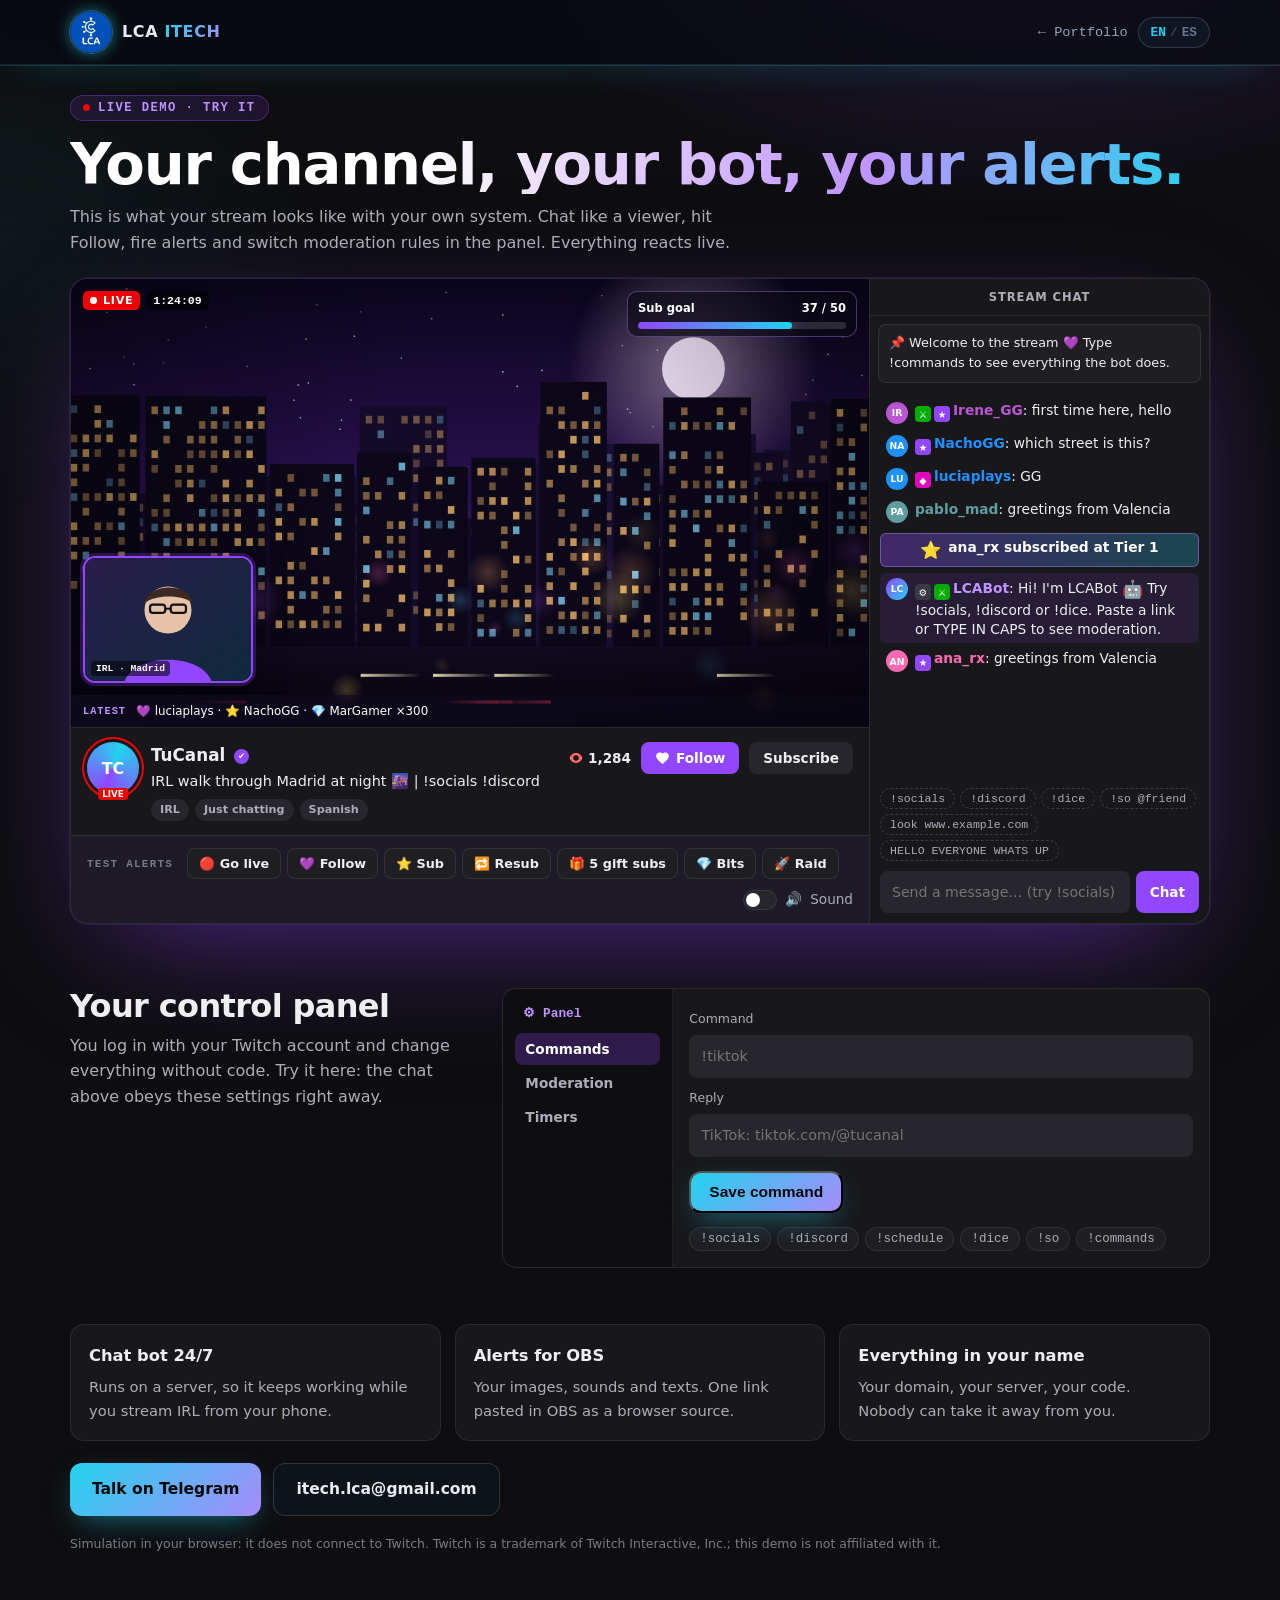
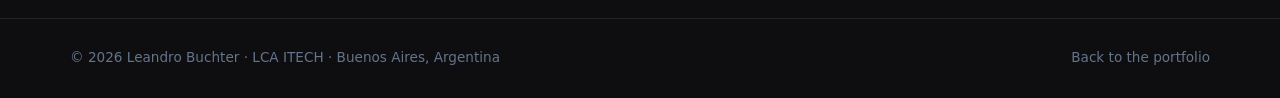
<file: streamers.html>
<!doctype html>
<html lang="es" data-lang="es">
<head>
  <meta charset="utf-8">
  <meta name="viewport" content="width=device-width, initial-scale=1">
  <title>Twitch bot demo · LCA ITECH</title>
  <meta name="description" content="Interactive demo of a Twitch chat bot with commands, auto-moderation, OBS alerts and a control panel, by LCA ITECH. Simulation in the browser.">
  <meta name="robots" content="noindex, follow">
  <meta name="theme-color" content="#0e0e10">
  <link rel="icon" href="assets/favicon-32.png" type="image/png" sizes="32x32">
  <link rel="apple-touch-icon" href="assets/apple-touch-icon.png">
  <link rel="stylesheet" href="styles.css">
  <link rel="stylesheet" href="assets/streamers.css">
</head>
<body class="stx">
  <header class="nav">
    <div class="container nav__inner">
      <a class="brand" href="./" aria-label="LCA ITECH">
        <img class="brand__logo" src="assets/lca-logo.webp" alt="" width="42" height="42">
        <span>LCA <b>ITECH</b></span>
      </a>
      <div class="nav__tools">
        <a class="st-back" href="./"><span lang="en">← Portfolio</span><span lang="es">← Portfolio</span></a>
        <button class="lang" id="langToggle" type="button" aria-label="Cambiar idioma / Switch language">
          <span class="lang__opt" data-opt="en">EN</span><span class="lang__sep">/</span><span class="lang__opt" data-opt="es">ES</span>
        </button>
      </div>
    </div>
  </header>

  <main class="st">
    <section class="container st-hero">
      <p class="st-kicker"><span class="st-kdot"></span><span lang="en">Live demo · try it</span><span lang="es">Demo en vivo · pruébala</span></p>
      <h1><span lang="en">Your channel, your bot, your alerts.</span><span lang="es">Tu canal, tu bot, tus alertas.</span></h1>
      <p class="st-lead">
        <span lang="en">This is what your stream looks like with your own system. Chat like a viewer, hit Follow, fire alerts and switch moderation rules in the panel. Everything reacts live.</span>
        <span lang="es">Así se ve tu directo con un sistema propio. Chatea como un espectador, dale a Seguir, lanza alertas y cambia las reglas de moderación en el panel. Todo reacciona en directo.</span>
      </p>
    </section>

    <section class="container st-theater" aria-label="Demo">
      <div class="st-main">
        <div class="st-video" id="stVideo">
          <canvas class="st-scene" id="stScene" aria-hidden="true"></canvas>
          <canvas class="st-fx" id="stFx" aria-hidden="true"></canvas>

          <div class="st-ov st-ov--tl">
            <span class="st-live"><span class="st-dot"></span>LIVE</span>
            <span class="st-pill" id="stUptime">1:24:07</span>
          </div>

          <div class="st-ov st-goal" id="stGoal">
            <div class="st-goal__top"><span><span lang="en">Sub goal</span><span lang="es">Meta de subs</span></span><b id="stGoalNum">37 / 50</b></div>
            <div class="st-goal__bar"><i id="stGoalBar"></i></div>
          </div>

          <div class="st-cam" aria-hidden="true">
            <svg viewBox="0 0 120 90" preserveAspectRatio="xMidYMid slice"><defs><linearGradient id="camBg" x1="0" y1="0" x2="1" y2="1"><stop offset="0" stop-color="#2a1d4a"/><stop offset="1" stop-color="#0f2a3d"/></linearGradient></defs><rect width="120" height="90" fill="url(#camBg)"/><circle cx="60" cy="38" r="17" fill="#e6c3a8"/><path d="M43 33c2-14 32-16 35 0-6-6-27-7-35 0z" fill="#3b2a22"/><path d="M28 92c4-24 60-24 64 0z" fill="#9146ff"/><rect x="47" y="34" width="11" height="6" rx="2" fill="none" stroke="#111" stroke-width="1.6"/><rect x="62" y="34" width="11" height="6" rx="2" fill="none" stroke="#111" stroke-width="1.6"/><path d="M58 37h4" stroke="#111" stroke-width="1.4"/></svg>
            <span class="st-cam__tag">IRL · Madrid</span>
          </div>

          <div class="st-alert" id="stAlert" role="status" aria-live="polite"></div>

          <div class="st-ov st-ticker">
            <span class="st-ticker__lab"><span lang="en">Latest</span><span lang="es">Último</span></span>
            <span id="stTicker">💜 luciaplays · ⭐ NachoGG · 💎 MarGamer ×300</span>
          </div>
        </div>

        <div class="st-bar">
          <div class="st-chan">
            <span class="st-chan__av" aria-hidden="true">TC<i></i></span>
            <div class="st-chan__txt">
              <p class="st-chan__name">TuCanal <span class="st-chan__tick" aria-hidden="true">✔</span></p>
              <p class="st-chan__title"><span lang="en">IRL walk through Madrid at night 🌆 | !socials !discord</span><span lang="es">Paseo IRL por Madrid de noche 🌆 | !redes !discord</span></p>
              <p class="st-chan__tags"><span>IRL</span><span lang="en">Just chatting</span><span lang="es">Charlando</span><span lang="en">Spanish</span><span lang="es">Español</span></p>
            </div>
          </div>
          <div class="st-chan__act">
            <span class="st-viewers"><svg viewBox="0 0 20 20" width="14" height="14" aria-hidden="true"><path fill="currentColor" d="M10 3C5 3 1.7 7 1 10c.7 3 4 7 9 7s8.3-4 9-7c-.7-3-4-7-9-7zm0 11a4 4 0 110-8 4 4 0 010 8z"/></svg><b id="stViewers">1.284</b></span>
            <button type="button" class="st-follow" id="stFollow"><svg viewBox="0 0 20 20" width="15" height="15" aria-hidden="true"><path fill="currentColor" d="M10 17.5l-1.2-1.1C4.4 12.5 1.5 9.9 1.5 6.7 1.5 4.1 3.5 2 6.1 2c1.5 0 2.9.7 3.9 1.8C11 2.7 12.4 2 13.9 2c2.6 0 4.6 2.1 4.6 4.7 0 3.2-2.9 5.8-7.3 9.7z"/></svg><span class="st-follow__t"><span lang="en">Follow</span><span lang="es">Seguir</span></span></button>
            <button type="button" class="st-subbtn" data-alert="sub"><span lang="en">Subscribe</span><span lang="es">Suscribirse</span></button>
          </div>
        </div>

        <div class="st-tests">
          <p class="st-tests__lab"><span lang="en">Test alerts</span><span lang="es">Probar alertas</span></p>
          <div class="st-tests__btns">
            <button type="button" data-alert="live" data-user="TuCanal">🔴 <span lang="en">Go live</span><span lang="es">Iniciar directo</span></button>
            <button type="button" data-alert="follow">💜 <span lang="en">Follow</span><span lang="es">Seguidor</span></button>
            <button type="button" data-alert="sub">⭐ Sub</button>
            <button type="button" data-alert="resub">🔁 Resub</button>
            <button type="button" data-alert="gift">🎁 <span lang="en">5 gift subs</span><span lang="es">5 subs regalo</span></button>
            <button type="button" data-alert="bits">💎 Bits</button>
            <button type="button" data-alert="raid">🚀 Raid</button>
          </div>
          <label class="st-switch st-switch--sound"><input type="checkbox" id="stSound"><span class="st-switch__ui"></span><span aria-hidden="true">🔊</span> <span lang="en">Sound</span><span lang="es">Sonido</span></label>
        </div>
      </div>

      <aside class="st-chat" aria-label="Chat">
        <div class="st-chat__head"><span lang="en">Stream chat</span><span lang="es">Chat del directo</span></div>
        <div class="st-pin" id="stPin"></div>
        <ol class="st-log" id="stLog" aria-live="polite"></ol>
        <div class="st-try" id="stTry"></div>
        <form class="st-form" id="stForm" autocomplete="off">
          <input id="stInput" maxlength="200" aria-label="Chat message">
          <button type="submit"><span lang="en">Chat</span><span lang="es">Chatear</span></button>
        </form>
      </aside>
    </section>

    <section class="container st-dash" aria-label="Panel">
      <div class="st-dash__intro">
        <h2><span lang="en">Your control panel</span><span lang="es">Tu panel de control</span></h2>
        <p class="st-lead"><span lang="en">You log in with your Twitch account and change everything without code. Try it here: the chat above obeys these settings right away.</span><span lang="es">Entras con tu cuenta de Twitch y cambias todo sin tocar código. Pruébalo aquí: el chat de arriba obedece estos ajustes al momento.</span></p>
      </div>
      <div class="st-dash__app">
        <nav class="st-dash__side" aria-label="Panel sections">
          <p class="st-dash__brand">⚙ <span lang="en">Panel</span><span lang="es">Panel</span></p>
          <button type="button" class="is-on" data-tab="cmd"><span lang="en">Commands</span><span lang="es">Comandos</span></button>
          <button type="button" data-tab="mod"><span lang="en">Moderation</span><span lang="es">Moderación</span></button>
          <button type="button" data-tab="timer"><span lang="en">Timers</span><span lang="es">Mensajes automáticos</span></button>
        </nav>
        <div class="st-dash__body">
          <div class="st-tab" data-pane="cmd">
            <form class="st-new" id="stNew" autocomplete="off">
              <label for="stNewName"><span lang="en">Command</span><span lang="es">Comando</span></label>
              <input id="stNewName" placeholder="!tiktok" maxlength="20" required>
              <label for="stNewText"><span lang="en">Reply</span><span lang="es">Respuesta</span></label>
              <input id="stNewText" placeholder="TikTok: tiktok.com/@tucanal" maxlength="120" required>
              <button type="submit" class="btn btn--primary"><span lang="en">Save command</span><span lang="es">Guardar comando</span></button>
            </form>
            <ul class="st-list" id="stList"></ul>
          </div>
          <div class="st-tab" data-pane="mod" hidden>
            <label class="st-switch st-switch--row"><input type="checkbox" id="modLinks" checked><span class="st-switch__ui"></span><span><span lang="en">Delete links</span><span lang="es">Borrar links</span></span></label>
            <label class="st-switch st-switch--row"><input type="checkbox" id="modCaps" checked><span class="st-switch__ui"></span><span><span lang="en">Delete messages in caps</span><span lang="es">Borrar mensajes en mayúsculas</span></span></label>
            <label class="st-switch st-switch--row"><input type="checkbox" id="modWords" checked><span class="st-switch__ui"></span><span><span lang="en">Banned words (scam, free followers…)</span><span lang="es">Palabras prohibidas (estafa, seguidores gratis…)</span></span></label>
            <label class="st-switch st-switch--row"><input type="checkbox" id="modRepeat" checked><span class="st-switch__ui"></span><span><span lang="en">Delete repeated messages</span><span lang="es">Borrar mensajes repetidos</span></span></label>
          </div>
          <div class="st-tab" data-pane="timer" hidden>
            <label class="st-switch st-switch--row"><input type="checkbox" id="timerOn" checked><span class="st-switch__ui"></span><span><span lang="en">Remind viewers to follow every few minutes</span><span lang="es">Recordar que sigan el canal cada pocos minutos</span></span></label>
            <button type="button" class="btn btn--ghost" id="timerNow"><span lang="en">Send it now</span><span lang="es">Enviarlo ahora</span></button>
          </div>
        </div>
      </div>
    </section>

    <section class="container st-what">
      <div class="st-cards">
        <article>
          <h3><span lang="en">Chat bot 24/7</span><span lang="es">Bot de chat 24/7</span></h3>
          <p><span lang="en">Runs on a server, so it keeps working while you stream IRL from your phone.</span><span lang="es">Corre en un servidor, así que sigue funcionando mientras transmites IRL desde el móvil.</span></p>
        </article>
        <article>
          <h3><span lang="en">Alerts for OBS</span><span lang="es">Alertas para OBS</span></h3>
          <p><span lang="en">Your images, sounds and texts. One link pasted in OBS as a browser source.</span><span lang="es">Tus imágenes, sonidos y textos. Un link pegado en OBS como fuente de navegador.</span></p>
        </article>
        <article>
          <h3><span lang="en">Everything in your name</span><span lang="es">Todo a tu nombre</span></h3>
          <p><span lang="en">Your domain, your server, your code. Nobody can take it away from you.</span><span lang="es">Tu dominio, tu servidor, tu código. Nadie te lo puede quitar.</span></p>
        </article>
      </div>
      <div class="st-cta">
        <a class="btn btn--primary" href="https://t.me/leandroLCA" target="_blank" rel="noopener"><span lang="en">Talk on Telegram</span><span lang="es">Hablar por Telegram</span></a>
        <a class="btn btn--ghost" href="mailto:itech.lca@gmail.com">itech.lca@gmail.com</a>
      </div>
      <p class="st-note"><span lang="en">Simulation in your browser: it does not connect to Twitch. Twitch is a trademark of Twitch Interactive, Inc.; this demo is not affiliated with it.</span><span lang="es">Simulación en tu navegador: no se conecta a Twitch. Twitch es una marca de Twitch Interactive, Inc.; esta demo no está afiliada.</span></p>
    </section>
  </main>

  <footer class="footer">
    <div class="container footer__inner">
      <p>© 2026 Leandro Buchter · LCA ITECH · Buenos Aires, Argentina</p>
      <a href="./"><span lang="en">Back to the portfolio</span><span lang="es">Volver al portfolio</span></a>
    </div>
  </footer>

  <script src="assets/streamers.js"></script>
</body>
</html>
</file>
<file: styles.css>
/* ===== LCA ITECH portfolio — sin frameworks ===== */
:root{
  --bg:#070a10; --bg2:#0b1018; --card:#0f1621; --card2:#121b28;
  --line:rgba(148,163,184,.14); --line2:rgba(148,163,184,.24);
  --txt:#e6edf6; --mut:#94a3b8; --dim:#64748b;
  --acc:#22d3ee; --acc2:#a78bfa; --ok:#34d399; --warn:#fbbf24;
  --grad:linear-gradient(135deg,var(--acc),var(--acc2));
  --r:16px; --max:1140px;
  --sans:ui-sans-serif,system-ui,-apple-system,"Segoe UI",Roboto,"Helvetica Neue",Arial,sans-serif;
  --mono:ui-monospace,SFMono-Regular,"JetBrains Mono",Menlo,Consolas,monospace;
}
*{box-sizing:border-box;margin:0;padding:0}
html{scroll-behavior:smooth;scroll-padding-top:76px}
body{font-family:var(--sans);background:var(--bg);color:var(--txt);line-height:1.6;-webkit-font-smoothing:antialiased;overflow-x:hidden}
body::before{content:"";position:fixed;inset:0;z-index:-1;pointer-events:none;
  background:
    radial-gradient(900px 500px at 85% -10%,rgba(167,139,250,.16),transparent 60%),
    radial-gradient(800px 500px at -10% 20%,rgba(34,211,238,.12),transparent 60%),
    linear-gradient(var(--line) 1px,transparent 1px) 0 0/48px 48px,
    linear-gradient(90deg,var(--line) 1px,transparent 1px) 0 0/48px 48px;
  mask-image:linear-gradient(to bottom,#000 0%,rgba(0,0,0,.35) 40%,rgba(0,0,0,.15) 100%)}
a{color:inherit;text-decoration:none}
img{max-width:100%;display:block}
.container{width:min(100% - 40px,var(--max));margin-inline:auto}

/* --- bilingüe: se muestra solo el idioma activo --- */
html[data-lang="en"] [lang="es"],html[data-lang="es"] [lang="en"]{display:none!important}

.skip{position:absolute;left:-999px;top:8px;background:var(--acc);color:#000;padding:8px 12px;border-radius:8px;z-index:100}
.skip:focus{left:8px}

/* ===== NAV ===== */
.nav{position:sticky;top:0;z-index:50;backdrop-filter:blur(14px);-webkit-backdrop-filter:blur(14px);background:rgba(7,10,16,.72);border-bottom:1px solid var(--line)}
.nav__inner{display:flex;align-items:center;justify-content:space-between;height:64px;gap:16px}
.brand{display:flex;align-items:center;gap:10px;font-weight:600;letter-spacing:.04em}
.brand b{background:var(--grad);-webkit-background-clip:text;background-clip:text;color:transparent}
.nav__links{display:flex;align-items:center;gap:26px;font-size:.93rem;color:var(--mut)}
.nav__links a:hover{color:var(--txt)}
.nav__cta{color:var(--txt)!important;border:1px solid var(--line2);padding:7px 14px;border-radius:999px}
.nav__cta:hover{border-color:var(--acc)}
.nav__tools{display:flex;align-items:center;gap:10px}
.lang{display:inline-block;text-decoration:none;font:600 .8rem var(--mono);background:var(--card);color:var(--dim);border:1px solid var(--line2);border-radius:999px;padding:7px 12px;cursor:pointer}
.lang__sep{margin:0 4px;opacity:.5}
html[data-lang="en"] .lang__opt[data-opt="en"],html[data-lang="es"] .lang__opt[data-opt="es"]{color:var(--acc)}
.burger{display:none;width:40px;height:40px;border-radius:10px;background:var(--card);border:1px solid var(--line2);cursor:pointer;flex-direction:column;justify-content:center;align-items:center;gap:5px}
.burger span{width:18px;height:2px;background:var(--txt);border-radius:2px;transition:.25s}
.burger[aria-expanded="true"] span:nth-child(1){transform:translateY(7px) rotate(45deg)}
.burger[aria-expanded="true"] span:nth-child(2){opacity:0}
.burger[aria-expanded="true"] span:nth-child(3){transform:translateY(-7px) rotate(-45deg)}

/* ===== BUTTONS / COMMON ===== */
.btn{display:inline-flex;align-items:center;justify-content:center;gap:8px;padding:13px 22px;border-radius:12px;font-weight:600;font-size:.97rem;transition:transform .2s,box-shadow .2s,border-color .2s}
.btn--primary{background:var(--grad);color:#05070b;box-shadow:0 10px 30px -10px rgba(34,211,238,.55)}
.btn--primary:hover{transform:translateY(-2px);box-shadow:0 16px 40px -12px rgba(167,139,250,.6)}
.btn--ghost{border:1px solid var(--line2);background:rgba(15,22,33,.6)}
.btn--ghost:hover{border-color:var(--acc)}
.muted{color:var(--dim);font-weight:500}
.link{display:inline-block;margin-top:14px;font:500 .9rem var(--mono);color:var(--acc)}
.link:hover{text-decoration:underline}
.chips{display:flex;flex-wrap:wrap;gap:8px;margin-top:14px}
.chips>span{font:500 .78rem var(--mono);color:var(--mut);background:var(--bg2);border:1px solid var(--line);padding:4px 10px;border-radius:999px}
.badge{font:600 .72rem var(--mono);letter-spacing:.03em;color:var(--mut);border:1px solid var(--line2);padding:4px 10px;border-radius:999px;white-space:nowrap}
.badge--ok{color:var(--ok);border-color:rgba(52,211,153,.35)}
.badge--soon{color:var(--acc2);border-color:rgba(167,139,250,.4)}

/* ===== HERO ===== */
.hero{padding:96px 0 72px}
.hero__grid{display:grid;grid-template-columns:1.15fr .85fr;gap:56px;align-items:center}
.eyebrow{display:inline-flex;align-items:center;gap:10px;font:500 .82rem var(--mono);color:var(--mut);border:1px solid var(--line2);background:rgba(15,22,33,.7);padding:6px 14px;border-radius:999px}
.dot{width:8px;height:8px;border-radius:50%;background:var(--ok);box-shadow:0 0 0 0 rgba(52,211,153,.6);animation:pulse 2s infinite}
@keyframes pulse{70%{box-shadow:0 0 0 10px rgba(52,211,153,0)}100%{box-shadow:0 0 0 0 rgba(52,211,153,0)}}
h1{font-size:clamp(2.3rem,5.2vw,3.9rem);line-height:1.05;letter-spacing:-.03em;margin:22px 0 14px}
.hero__tags{display:flex;flex-wrap:wrap;align-items:center;gap:8px;font:600 clamp(1rem,1.8vw,1.2rem) var(--mono)}
.hero__tags span{background:var(--grad);-webkit-background-clip:text;background-clip:text;color:transparent}
.hero__tags i{font-style:normal;color:var(--dim)}
.lead{font-size:clamp(1.03rem,1.4vw,1.15rem);color:var(--mut);margin:20px 0 30px;max-width:58ch}
.hero__ctas{display:flex;flex-wrap:wrap;gap:12px}
.hero__facts{list-style:none;display:flex;flex-wrap:wrap;gap:10px 22px;margin-top:30px;font-size:.88rem;color:var(--dim)}
.hero__facts li::before{content:"▸ ";color:var(--acc)}

.term{background:linear-gradient(180deg,var(--card2),var(--card));border:1px solid var(--line2);border-radius:var(--r);box-shadow:0 30px 80px -30px rgba(34,211,238,.25),0 0 0 1px rgba(255,255,255,.02) inset;overflow:hidden}
.term__bar{display:flex;align-items:center;gap:7px;padding:12px 14px;border-bottom:1px solid var(--line);font:500 .75rem var(--mono);color:var(--dim)}
.term__bar i{width:10px;height:10px;border-radius:50%;background:#334155}
.term__bar i:nth-child(1){background:#f87171}.term__bar i:nth-child(2){background:#fbbf24}.term__bar i:nth-child(3){background:#34d399}
.term__bar span{margin-left:8px}
.term__body{padding:20px 20px 24px;font:.84rem/1.85 var(--mono);color:var(--txt);white-space:pre-wrap;overflow-x:auto}
.c-mut{color:var(--dim)}.c-acc{color:var(--acc)}.c-ok{color:var(--ok)}
.caret{display:inline-block;width:8px;height:1em;background:var(--acc);margin-left:4px;vertical-align:-2px;animation:blink 1s steps(1) infinite}
@keyframes blink{50%{opacity:0}}

/* ===== SECTIONS ===== */
.section{padding:96px 0}
.section--alt{background:linear-gradient(180deg,rgba(11,16,24,.65),rgba(11,16,24,.25));border-block:1px solid var(--line)}
.section__head{max-width:760px;margin-bottom:44px}
.kicker{font:600 .78rem var(--mono);letter-spacing:.12em;text-transform:uppercase;color:var(--acc);margin-bottom:12px}
h2{font-size:clamp(1.7rem,3.4vw,2.5rem);line-height:1.15;letter-spacing:-.02em}
.section__sub{color:var(--mut);margin-top:14px;font-size:1.03rem}
.grid{display:grid;gap:18px}
.grid--4{grid-template-columns:repeat(4,1fr)}
.grid--3{grid-template-columns:repeat(3,1fr)}
.grid--2{grid-template-columns:repeat(2,1fr)}

.card,.svc,.project,.cert{background:linear-gradient(180deg,var(--card2),var(--card));border:1px solid var(--line);border-radius:var(--r);padding:24px;transition:border-color .25s,transform .25s}
.card:hover,.svc:hover,.project:hover{transform:translateY(-3px)}
.card__icon{width:40px;height:40px;display:grid;place-items:center;border-radius:10px;background:rgba(34,211,238,.08);border:1px solid rgba(34,211,238,.25);color:var(--acc);margin-bottom:16px;font-size:1.1rem}
.card h3{font-size:1.08rem;margin-bottom:8px}
.card p{color:var(--mut);font-size:.94rem}

/* services */
.group-title{font:600 .9rem var(--mono);color:var(--mut);margin:8px 0 16px;letter-spacing:.04em}
.group-title:not(:first-of-type){margin-top:40px}
.svc{display:flex;flex-direction:column}
.svc__tag{font:600 .74rem var(--mono);color:var(--dim);letter-spacing:.04em;margin-bottom:10px}
.svc h4{font-size:1.12rem;margin-bottom:8px}
.svc p{color:var(--mut);font-size:.93rem}
.svc__price{margin-top:auto!important;padding-top:18px;color:var(--dim)!important;font-size:.85rem!important}
.svc__price b{font:700 1.3rem var(--mono);color:var(--txt);margin-left:4px}
.svc__status{color:var(--acc,var(--txt))!important;font:600 .8rem var(--mono)!important}
.svc__tools{font:500 .76rem var(--mono)!important;color:var(--dim)!important;margin-top:10px}
.svc__tools a{color:inherit;text-decoration:underline}
.svc__price small{color:var(--dim);font-size:.85rem}
.svc--featured{border-color:rgba(34,211,238,.35);box-shadow:0 20px 60px -30px rgba(34,211,238,.45)}
.terms{list-style:none;display:flex;flex-wrap:wrap;gap:10px 26px;margin-top:34px;color:var(--mut);font-size:.9rem}
.terms li::before{content:"✓ ";color:var(--ok);font-weight:700}

/* projects */
.project__head{display:flex;align-items:center;justify-content:space-between;gap:12px;margin-bottom:12px;flex-wrap:wrap}
.project h3{font-size:1.25rem}
.project>p{color:var(--mut);font-size:.95rem}
.project--main{margin-bottom:18px;padding:32px;border-color:rgba(167,139,250,.3);background:
  radial-gradient(600px 240px at 100% 0,rgba(167,139,250,.12),transparent 70%),linear-gradient(180deg,var(--card2),var(--card))}
.project--main h3{font-size:1.6rem;background:var(--grad);-webkit-background-clip:text;background-clip:text;color:transparent}
.project__foot{margin-top:18px;font-size:.88rem!important;color:var(--dim)!important}
.metrics{list-style:none;display:grid;grid-template-columns:repeat(4,1fr);gap:12px;margin-top:22px}
.metrics li{background:rgba(7,10,16,.55);border:1px solid var(--line);border-radius:12px;padding:14px;display:flex;flex-direction:column;gap:4px}
.metrics b{font:600 .9rem var(--mono);color:var(--txt)}
.metrics li>span{font-size:.82rem;color:var(--dim);line-height:1.45}
.shot{border-radius:12px;overflow:hidden;border:1px solid var(--line);margin-bottom:16px;max-height:220px}
.shot img{width:100%;height:220px;object-fit:cover;object-position:top}

/* stack */
.stack{display:grid;gap:4px;border:1px solid var(--line);border-radius:var(--r);overflow:hidden;background:var(--card)}
.stack__row{display:grid;grid-template-columns:220px 1fr;gap:20px;align-items:center;padding:18px 24px;border-bottom:1px solid var(--line)}
.stack__row:last-child{border-bottom:0}
.stack__row h3{font-size:.95rem;color:var(--txt)}
.stack__row .chips{margin-top:0}

/* community */
.split{display:grid;grid-template-columns:1fr 1fr;gap:48px;align-items:center}
.split .section__head{margin-bottom:0}
.checklist{list-style:none;display:grid;gap:12px}
.checklist li{background:var(--card);border:1px solid var(--line);border-radius:12px;padding:14px 18px 14px 46px;position:relative;color:var(--mut);font-size:.95rem}
.checklist li::before{content:"✓";position:absolute;left:16px;top:13px;width:20px;height:20px;border-radius:50%;display:grid;place-items:center;font-size:.72rem;font-weight:700;color:#05070b;background:var(--grad)}

/* certs */
.cert{position:relative}
.cert h3,.cert h4{font-size:1rem;margin:6px 0 6px}
.cert p{color:var(--mut);font-size:.9rem}

/* contact */
.contact__box{text-align:center;max-width:760px;margin:0 auto;padding:56px 32px;border-radius:24px;border:1px solid var(--line2);background:
  radial-gradient(500px 200px at 50% 0,rgba(34,211,238,.14),transparent 70%),linear-gradient(180deg,var(--card2),var(--card))}
.contact__box .section__sub{margin-inline:auto;max-width:52ch}

.footer{border-top:1px solid var(--line);padding:28px 0;color:var(--dim);font-size:.85rem}
.footer__inner{display:flex;justify-content:space-between;gap:16px;flex-wrap:wrap}
.footer a:hover{color:var(--txt)}

/* reveal animation */
.js .reveal{opacity:0;transform:translateY(18px);transition:opacity .6s ease,transform .6s ease}
.js .reveal.in{opacity:1;transform:none}
@media (prefers-reduced-motion:reduce){
  html{scroll-behavior:auto}
  .js .reveal{transform:none;transition:opacity .35s ease}
  .dot,.caret{animation:none}
}

/* ===== RESPONSIVE ===== */
@media (max-width:1000px){
  .grid--4{grid-template-columns:repeat(2,1fr)}
  .grid--3{grid-template-columns:repeat(2,1fr)}
  .metrics{grid-template-columns:repeat(2,1fr)}
  .hero__grid{grid-template-columns:1fr;gap:40px}
}
@media (max-width:820px){
  .split{grid-template-columns:1fr;gap:28px}
  .stack__row{grid-template-columns:1fr;gap:10px}
}
@media (max-width:640px){
  .hero{padding:56px 0 48px}
  .section{padding:68px 0}
  .grid--4,.grid--3,.grid--2{grid-template-columns:1fr}
  .metrics{grid-template-columns:1fr 1fr}
  .project--main{padding:22px}
  .term__body{font-size:.66rem;white-space:pre;padding:16px 14px 20px}
  .contact__box{padding:40px 20px}
  .btn{width:100%}
  .hero__ctas{flex-direction:column}
}
@media (max-width:380px){.metrics{grid-template-columns:1fr}}

/* ===== TIMELINE (trayectoria) ===== */
.timeline{list-style:none;position:relative;display:grid;gap:18px;max-width:920px}
.timeline::before{content:"";position:absolute;left:170px;top:8px;bottom:8px;width:2px;border-radius:2px;
  background:linear-gradient(180deg,var(--dim) 0%,var(--acc) 45%,var(--acc2) 100%);opacity:.7}
.tl{display:grid;grid-template-columns:150px 1fr;gap:40px;position:relative}
.tl::before{content:"";position:absolute;left:164px;top:22px;width:14px;height:14px;border-radius:50%;
  background:var(--bg);border:2px solid var(--acc);box-shadow:0 0 0 4px rgba(34,211,238,.12)}
.tl__date{font:600 .85rem var(--mono);color:var(--acc);text-align:right;padding-top:18px;letter-spacing:.02em}
.tl__card{background:linear-gradient(180deg,var(--card2),var(--card));border:1px solid var(--line);border-radius:var(--r);padding:18px 22px;transition:border-color .25s}
.tl__card h3{font-size:1.05rem;margin-bottom:6px}
.tl__card>p{color:var(--mut);font-size:.93rem}
.tl__card .chips{margin-top:12px}
.tl--now::before{background:var(--acc2);border-color:var(--acc2);box-shadow:0 0 0 5px rgba(167,139,250,.2),0 0 18px rgba(167,139,250,.6)}
.tl--now .tl__date{color:var(--acc2)}
.tl--now .tl__card{border-color:rgba(167,139,250,.35);box-shadow:0 20px 50px -30px rgba(167,139,250,.5)}
@media (max-width:720px){
  .timeline::before{left:7px}
  .tl{grid-template-columns:1fr;gap:6px;padding-left:30px}
  .tl::before{left:1px;top:3px}
  .tl__date{text-align:left;padding-top:0}
}

/* ===== Stage 5: ATH live, real certificates ===== */
.btn--sm{padding:9px 16px;font-size:.88rem;border-radius:10px}
a.shot{display:block;transition:border-color .25s}
a.shot:hover{border-color:var(--acc)}
.shot--wide{max-height:none;margin:4px 0 20px}
.shot--wide img{height:auto;max-height:440px;aspect-ratio:16/10}
.project__links{display:flex;flex-wrap:wrap;gap:10px;margin-top:16px}
.project--wide{grid-column:1/-1}
.project .link{display:inline-block;margin-top:12px}
.tl__card .link{display:inline-block;margin-top:10px;font-size:.88rem}
.cert{display:flex;flex-direction:column;gap:6px}
.cert__thumb{display:block;border-radius:10px;overflow:hidden;border:1px solid var(--line);background:#fff;margin-bottom:10px;aspect-ratio:900/696}
.cert__thumb img{width:100%;height:100%;object-fit:cover;transition:transform .35s}
.cert__thumb:hover img{transform:scale(1.03)}
.cert__issuer{font:600 .72rem var(--mono)!important;letter-spacing:.08em;text-transform:uppercase;color:var(--acc)!important}
.cert h3,.cert h4{margin:0;line-height:1.35}
.cert__meta{font-size:.85rem!important;color:var(--dim)!important}
.cert__courses{font-size:.85rem;color:var(--mut);margin-top:4px}
.cert__courses summary{cursor:pointer;color:var(--txt);font-size:.85rem;list-style:none}
.cert__courses summary::-webkit-details-marker{display:none}
.cert__courses summary::before{content:"▸ ";color:var(--acc)}
.cert__courses[open] summary::before{content:"▾ "}
.cert__courses ul{margin:8px 0 0 18px;display:grid;gap:3px;color:var(--dim)}
.cert__verify{margin-top:auto;align-self:flex-start}
.cert .cert__courses{margin-bottom:12px}
@media (max-width:820px){.cert__verify{align-self:stretch}}

/* ===== Certs: 5 verified + in progress ===== */
.grid--certs{grid-template-columns:repeat(6,1fr)}
.grid--certs>.cert{grid-column:span 2}
.grid--certs>.cert:nth-child(4){grid-column:2/span 2}
.cert__note{font-size:.8rem!important;color:var(--dim)!important;line-height:1.45}
.certs__sub{margin:46px 0 16px;font:600 .8rem var(--mono);letter-spacing:.12em;text-transform:uppercase;color:var(--acc2)}
.certs__progress{max-width:820px}
.cert--progress{border:1px dashed rgba(167,139,250,.45);background:repeating-linear-gradient(135deg,rgba(167,139,250,.035) 0 12px,transparent 12px 24px),var(--card)}
.cert--progress:hover{transform:none}
.cert__badge{align-self:flex-start;margin-bottom:6px}
.cert__program{margin-top:auto;padding-top:8px;font-size:.88rem}
@media (max-width:1000px){
  .grid--certs{grid-template-columns:repeat(4,1fr)}
  .grid--certs>.cert:nth-child(4){grid-column:auto/span 2}
  .grid--certs>.cert:nth-child(5){grid-column:2/span 2}
}
@media (max-width:640px){
  .grid--certs{grid-template-columns:1fr}
  .grid--certs>.cert,.grid--certs>.cert:nth-child(4),.grid--certs>.cert:nth-child(5){grid-column:auto}
}


/* Luces sobre el diseño existente. No cambian grilla, tipo ni color. */
.fx-glow{position:fixed;inset:0;z-index:-1;pointer-events:none;
  background:radial-gradient(460px 460px at var(--mx,50%) var(--my,20%),rgba(34,211,238,.32),transparent 60%)}
.fx-bar{position:fixed;top:0;left:0;height:3px;width:0;z-index:80;pointer-events:none;
  background:linear-gradient(90deg,var(--acc),var(--acc2));box-shadow:0 0 18px var(--acc)}
.nav{box-shadow:0 1px 0 rgba(34,211,238,.18),0 12px 40px -24px rgba(34,211,238,.45)}
.brand__logo{width:42px;height:42px;border-radius:50%;object-fit:cover;flex:none;
  box-shadow:0 0 0 1px rgba(255,255,255,.16),0 0 16px rgba(34,211,238,.55);
  animation:logoPulse 2.8s ease-in-out infinite}
@keyframes logoPulse{
  0%,100%{box-shadow:0 0 0 1px rgba(255,255,255,.16),0 0 10px rgba(34,211,238,.4)}
  50%{box-shadow:0 0 0 2px rgba(167,139,250,.75),0 0 26px rgba(167,139,250,.8)}
}
.card,.svc,.project,.tl__card,.cert{position:relative}
.card,.svc,.project,.btn--primary{overflow:hidden}
.btn--primary{position:relative}
.card::after,.svc::after,.project::after,.btn--primary::after{
  content:"";position:absolute;inset:0;pointer-events:none;
  background:linear-gradient(115deg,transparent 30%,rgba(255,255,255,.18) 48%,transparent 66%);
  transform:translateX(-130%)}
.card:hover::after,.svc:hover::after,.project:hover::after,.btn--primary:hover::after{
  transform:translateX(130%);transition:transform .6s ease}
.card:hover,.svc:hover,.project:hover,.tl__card:hover{border-color:rgba(34,211,238,.55)}
.card:hover,.svc:hover,.project:hover,.tl__card:hover,.cert:hover{
  box-shadow:0 0 0 1px rgba(34,211,238,.55),0 0 32px rgba(34,211,238,.35),0 22px 48px -24px rgba(167,139,250,.65)}
/* El logo del footer queda con el brillo fijo: animar box-shadow repinta en cada frame y en modo deck el footer siempre está a la vista. */
.footer .brand__logo{animation:none}
.footer__brand{display:flex;align-items:center;gap:14px}
.footer__contact{display:flex;flex-wrap:wrap;gap:6px 14px;margin-top:6px;align-items:center}
.footer__contact a{color:var(--txt)}
@media (prefers-reduced-motion:reduce){
  .brand__logo{animation:none}
  .card::after,.svc::after,.project::after,.btn--primary::after{display:none}
}


/* Deck: una sección por pantalla. El diseño de cada bloque no cambia. */
html.deck, html.deck body { height: 100%; overflow: hidden; }
html.deck body { display: flex; flex-direction: column; height: 100svh; }
html.deck .nav { position: relative; top: auto; flex: none; }
html.deck main { flex: 1; min-height: 0; position: relative; }
html.deck main > section { display: none; height: 100%; overflow: auto; }
html.deck main > section.is-on { display: block; animation: sectionGlow .7s ease; }
html.deck .footer { flex: none; }
html.deck .hero { padding: 40px 0 28px; }
html.deck .section { padding: 36px 0 48px; }
@keyframes sectionGlow {
  from { box-shadow: inset 0 0 120px rgba(34,211,238,.34); }
  to { box-shadow: inset 0 0 48px rgba(167,139,250,.08); }
}
.nav__links a.is-on { color: var(--txt); text-shadow: 0 0 16px rgba(34,211,238,.9); }
.deck-dots { position: fixed; right: 16px; top: 50%; transform: translateY(-50%); z-index: 45;
  display: flex; flex-direction: column; gap: 12px; }
.deck-dots button { width: 11px; height: 11px; border-radius: 50%; padding: 0; cursor: pointer;
  border: 1px solid rgba(34,211,238,.65); background: transparent; }
.deck-dots button.is-on { background: var(--acc); box-shadow: 0 0 14px var(--acc), 0 0 28px rgba(167,139,250,.8); }
@media (max-width: 820px) { .deck-dots { display: none; } }
@media (prefers-reduced-motion: reduce) {
  html.deck main > section.is-on { animation: none; }
}

/* Ajustes: deck solo en desktop (lo activa el JS), puntos solo en deck, impresión completa */
html:not(.deck) .deck-dots { display: none; }
/* Menú adaptable: script.js mide si entra (según ancho, idioma y cantidad de links) y elige el nivel:
   tamaño normal -> nav--s1 -> nav--s2 (letra más chica) -> nav--burger (menú hamburguesa) */
.nav__links a{white-space:nowrap}
.brand,.nav__tools{flex:none;white-space:nowrap}
html.nav--s1 .nav__links{gap:16px;font-size:.88rem}
html.nav--s2 .nav__links{gap:11px;font-size:.82rem}
html.nav--s2 .nav__cta{padding-left:12px;padding-right:12px}
html.nav--burger .burger{display:flex}
html.nav--burger .nav__links{position:absolute;top:64px;left:0;right:0;flex-direction:column;align-items:stretch;gap:0;background:#070a10;box-shadow:0 24px 40px -10px rgba(0,0,0,.7);border-bottom:1px solid var(--line);padding:8px 20px 20px;transform:translateY(-12px);opacity:0;pointer-events:none;transition:.25s}
html.nav--burger .nav__links.open{transform:none;opacity:1;pointer-events:auto}
html.nav--burger .nav__links a{padding:14px 4px;border-bottom:1px solid var(--line);font-size:1rem}
html.nav--burger .nav__cta{border:0!important;padding:14px 4px!important;color:var(--acc)!important}

/* Impresión: todo el contenido, fondo blanco, sin controles */
@media print {
  :root{--bg:#fff;--bg2:#fff;--card:#fff;--card2:#fff;--txt:#111;--mut:#333;--dim:#555;--line:#ccc;--line2:#bbb}
  body{background:#fff !important;color:#111}
  .nav{position:static !important}
  .nav__links{display:none !important}
  html.deck, html.deck body { height: auto !important; overflow: visible !important; display: block !important; }
  html.deck main > section { display: block !important; height: auto !important; overflow: visible !important; }
  .deck-dots, .fx-bar, .fx-glow, .burger, .lang { display: none !important; }
  .js .reveal { opacity: 1 !important; transform: none !important; }
}

.hero__photo{display:block;width:180px;height:180px;margin-bottom:24px}
.hero__photo img{width:100%;height:100%;border-radius:50%;object-fit:cover;display:block;border:3px solid var(--acc);box-shadow:0 0 0 6px color-mix(in srgb,var(--acc) 18%,transparent),0 10px 30px rgba(0,0,0,.35),inset 0 0 0 1px rgba(0,0,0,.06),inset 0 1px 8px rgba(0,0,0,.12)}
@media (max-width:720px){.hero__photo{width:128px;height:128px;margin-bottom:18px}}

/* --- hero: mapa de sistema animado (assets/fx.js) --- */
.hero{position:relative;isolation:isolate;overflow:hidden}
.hero>.container{position:relative;z-index:1}
.bgfx{position:fixed;inset:0;width:100vw;height:100vh;z-index:-1;pointer-events:none;opacity:0;transition:opacity 1.2s ease}
.bgfx.is-on{opacity:1}
/* glow que sigue al mouse + tilt en cards */
.fx-tilt,.js .fx-tilt.reveal{position:relative;transition:opacity .6s ease,transform .25s ease,border-color .25s ease,box-shadow .25s ease;will-change:transform}
.fx-tilt::after{content:"";position:absolute;inset:0;border-radius:inherit;pointer-events:none;opacity:0;transition:opacity .25s ease;
  background:radial-gradient(260px circle at var(--mx,50%) var(--my,50%),rgba(34,211,238,.13),transparent 65%)}
.fx-tilt:hover{border-color:rgba(34,211,238,.45);box-shadow:0 12px 40px -12px rgba(34,211,238,.35)}
.fx-tilt:hover::after{opacity:1}
@media (prefers-reduced-motion:reduce){.bgfx{transition-duration:.6s}.fx-tilt,.fx-mag{transform:none!important}}
@media print{.bgfx{display:none}}

/* Deck en pantallas de laptop: el footer queda siempre visible debajo de cada sección,
   así que se compacta y el hero se ajusta a la altura disponible para que nada quede tapado. */
html.deck .footer { padding: 10px 0; font-size: .8rem; }
html.deck .footer .brand__logo { width: 30px; height: 30px; }
html.deck .footer__contact { margin-top: 2px; }
html.deck main > section.hero.is-on { display: flex; flex-direction: column; }
html.deck .hero > .container { margin-top: auto; margin-bottom: auto; }
@media (max-height: 920px) {
  html.deck .hero { padding: 22px 0 22px; }
  html.deck .hero__photo { width: 124px; height: 124px; margin-bottom: 14px; }
  html.deck .hero h1 { margin: 14px 0 10px; font-size: clamp(2.1rem, 4.4vw, 3.3rem); }
  html.deck .hero .lead { margin: 14px 0 20px; }
  html.deck .hero__facts { margin-top: 18px; }
}
@media (max-height: 760px) {
  html.deck .hero { padding: 16px 0 16px; }
  html.deck .hero__photo { width: 96px; height: 96px; margin-bottom: 10px; }
  html.deck .hero h1 { margin: 10px 0 8px; font-size: clamp(2rem, 4vw, 2.9rem); }
  html.deck .hero .lead { margin: 10px 0 16px; font-size: 1rem; }
  html.deck .hero__facts { margin-top: 14px; }
}

/* system.map: líneas que se tipean (solo opacity/clip-path: sin layout shift) */
.term__body.is-typing .tline{display:block;clip-path:inset(0 100% 0 0);opacity:.2;transition:clip-path .42s steps(22,end),opacity .2s ease}
.term__body.is-typing .tline.on{clip-path:inset(0 0 0 0);opacity:1}
/* CTAs magnéticos */
.btn.fx-mag{transition:transform .25s cubic-bezier(.2,.8,.2,1),box-shadow .25s ease,background .25s ease,border-color .25s ease;will-change:transform}
.hero__ctas .btn--primary.fx-mag:hover{box-shadow:0 10px 34px -8px rgba(34,211,238,.55)}
/* el terminal deja ver la red de fondo */
.hero .term{background:linear-gradient(180deg,rgba(18,27,40,.78),rgba(15,22,33,.72))}

/* --- demo en vivo (assets/live.js) --- */
.live-dot{display:inline-block;width:8px;height:8px;border-radius:50%;background:var(--ok);box-shadow:0 0 0 0 rgba(52,211,153,.6);animation:livePulse 1.8s infinite;vertical-align:middle}
@keyframes livePulse{70%{box-shadow:0 0 0 8px rgba(52,211,153,0)}100%{box-shadow:0 0 0 0 rgba(52,211,153,0)}}
.live{display:grid;grid-template-columns:1.35fr 1fr;gap:16px}
.live__grid{display:grid;grid-template-columns:1fr 1fr;gap:16px}
.live .card{padding:16px 18px;backdrop-filter:blur(6px)}
.live__coin,.live__fng{min-height:148px;display:flex;flex-direction:column}
.live__sym{font:700 .9rem var(--mono);color:var(--acc)}
.live__sym small{color:var(--dim);font-weight:400;margin-left:4px}
.live__px{font:700 1.45rem var(--mono);margin:2px 0;font-variant-numeric:tabular-nums;color:var(--txt)!important}
.live__meta{font:.8rem var(--mono)!important;display:flex;gap:10px;flex-wrap:wrap}
.up{color:var(--ok)}.dn{color:#f87171}
.live__spark{width:100%;height:34px;margin-top:auto;fill:none;stroke-width:1.6;vector-effect:non-scaling-stroke}
.live__spark path{vector-effect:non-scaling-stroke}
.live__spark.up{stroke:var(--ok)}.live__spark.dn{stroke:#f87171}.live__spark{stroke:var(--acc2)}
.live__gauge{width:100%;max-width:190px;height:auto;margin:2px auto 0;display:block;overflow:visible}
.live__fngv{text-align:center;font-family:var(--mono);color:var(--txt)!important}
.live__fngv b{font-size:1.3rem;margin-right:6px}
.live__feed{display:flex;flex-direction:column;min-height:312px;background:linear-gradient(180deg,rgba(23,33,43,.92),rgba(14,22,33,.92))!important}
.live__bot{font-size:.85rem;color:var(--txt)!important;padding-bottom:10px;border-bottom:1px solid var(--line);margin-bottom:10px}
.live__bot small{display:block;color:var(--dim);font-size:.75rem}
.live__tag{font:700 .65rem var(--mono);color:#05070b;background:var(--acc2);padding:1px 6px;border-radius:6px;margin-left:4px}
.live__msgs{list-style:none;display:flex;flex-direction:column;gap:8px}
.live__msgs li{background:#182533;border:1px solid rgba(34,211,238,.18);border-radius:12px 12px 12px 4px;padding:7px 11px;font-size:.86rem;max-width:96%}
.live__msgs li p{color:var(--txt)!important;font-size:.86rem!important}
.live__msgs time{display:block;text-align:right;font:.68rem var(--mono);color:var(--dim)}
.live__foot{display:flex;flex-wrap:wrap;align-items:center;gap:12px 20px;margin-top:16px}
.live__status{font:.8rem var(--mono);color:var(--mut)}
.live__status.is-err{color:var(--warn)}.live__status.is-err .live-dot{background:var(--warn);animation:none}
.live__ctas{display:flex;gap:10px;flex-wrap:wrap;margin-left:auto}
.live__ctas .btn{padding:10px 16px;font-size:.9rem}
.live__src{width:100%;font-size:.72rem;color:var(--dim)}
@media (max-width:1000px){.live{grid-template-columns:1fr}.live__feed{min-height:0}}
@media (max-width:520px){.live__grid{gap:10px}.live .card{padding:12px}.live__px{font-size:1.1rem}.live__coin,.live__fng{min-height:132px}.live__ctas{margin-left:0}}
@media (prefers-reduced-motion:reduce){.live-dot{animation:none}}
html.deck #live .section__head{margin-bottom:18px}
@media (max-height:800px){html.deck #live .section__sub{display:none}html.deck #live h2{font-size:1.6rem}html.deck #live.section{padding:20px 0 24px}html.deck .live__coin,html.deck .live__fng{min-height:132px}html.deck .live__feed{min-height:280px}html.deck .live__msgs li{padding:5px 10px}}

/* contact form + QR */
.contact__box{max-width:1080px;padding:36px 32px}
.contact__layout{display:grid;grid-template-columns:minmax(0,1fr) 300px;gap:28px;margin-top:22px;text-align:left;align-items:start}
.cf__grid{display:grid;grid-template-columns:1fr 1fr;gap:10px 14px}
.cf__f{display:flex;flex-direction:column;gap:4px;min-width:0}
.cf__f--full{grid-column:1/-1}
.cf label{font-size:.82rem;font-weight:600;color:var(--mut)}
.cf label b{color:var(--acc)}
.cf input[type=text],.cf input[type=email],.cf select,.cf textarea{width:100%;font:inherit;font-size:.9rem;color:var(--txt);background:rgba(255,255,255,.04);border:1px solid var(--line2);border-radius:10px;padding:8px 10px}
.cf select option{background:#0b1020;color:#e5e7eb}
.cf textarea{resize:vertical;min-height:64px}
.cf input:focus,.cf select:focus,.cf textarea:focus{outline:2px solid var(--acc);outline-offset:1px;border-color:transparent}
.cf [aria-invalid=true]{border-color:#f87171}
.cf__err{color:#f87171;font-size:.75rem;min-height:0}
.cf__err:empty{display:none}
.cf__consent label{display:flex;gap:8px;align-items:flex-start;font-weight:400}
.cf__consent input{margin-top:3px;accent-color:var(--acc)}
.cf__hp{position:absolute!important;left:-9999px;width:1px;height:1px;overflow:hidden}
.cf__actions{display:flex;flex-wrap:wrap;gap:10px 18px;align-items:center;margin-top:14px}
.cf__mail{font-size:.88rem}
.cf__status{margin-top:10px;padding:8px 12px;border-radius:10px;font-size:.88rem}
.cf__status.ok{background:rgba(52,211,153,.12);border:1px solid rgba(52,211,153,.4);color:#a7f3d0}
.cf__status.err{background:rgba(248,113,113,.1);border:1px solid rgba(248,113,113,.4);color:#fecaca}
.cf__privacy{margin-top:8px;font-size:.74rem;color:var(--dim)}
.cf button[disabled]{opacity:.6;cursor:wait}
.contact__side{display:flex;flex-direction:column;gap:12px;align-items:stretch}
/* contacto directo: email + idiomas + zona horaria */
.cx{border:1px solid var(--line2);border-radius:12px;padding:12px 14px;display:flex;flex-direction:column;gap:8px}
.cx__title{font-size:.92rem;margin:0}
.cx__list{list-style:none;display:flex;flex-direction:column;gap:6px}
.cx__list li{display:flex;align-items:center;justify-content:space-between;gap:8px;flex-wrap:wrap}
.cx__list a{font-size:.86rem;word-break:break-all}
.cx__list b{display:block;font:600 .7rem var(--mono);color:var(--dim);text-transform:uppercase;letter-spacing:.04em}
.cx__copy{font:600 .72rem var(--mono);background:var(--card);color:var(--dim);border:1px solid var(--line2);border-radius:999px;padding:4px 10px;cursor:pointer}
.cx__copy:hover,.cx__copy.is-ok{color:var(--acc);border-color:var(--acc)}
.cx__facts{display:grid;grid-template-columns:auto 1fr;gap:3px 10px;font-size:.8rem;margin:0}
.cx__facts dt{color:var(--dim)}
.cx__facts dd{margin:0}
.cx__clock{display:block;font:400 .72rem var(--mono);color:var(--dim)}
.cx__note{font-size:.76rem;color:var(--dim);margin:0}
.cf__opt{font-weight:400;color:var(--dim)}
.qr__hint{font-size:.8rem;color:var(--dim)}
.qr{list-style:none;display:grid;grid-template-columns:1fr 1fr;gap:10px}
.qr a{display:flex;flex-direction:column;align-items:center;gap:6px;padding:10px 8px;border:1px solid var(--line2);border-radius:12px;font-weight:600;font-size:.84rem;text-align:center;transition:border-color .2s}
.qr a:hover{border-color:var(--acc)}
.qr__img{width:96px;height:96px;border-radius:6px;background:#fff;padding:3px}
.qr__lbl small{display:block;font:400 .7rem var(--mono);color:var(--dim)}
.live__qr{width:64px;height:64px;border-radius:6px;background:#fff;padding:3px}
/* touch / small screens: buttons instead of QR codes */
@media (max-width:820px),(hover:none),(pointer:coarse){
  .qr__img,.qr__hint,.live__qr{display:none}
  .qr a{flex-direction:row;justify-content:center;padding:12px}
}
@media (max-width:820px){
  .contact__layout{grid-template-columns:1fr}
  .contact__box{padding:28px 18px}
}
@media (max-width:520px){.cf__grid{grid-template-columns:1fr}.qr{grid-template-columns:1fr}}
@media (max-height:820px){
  html.deck #contact.section{padding:16px 0}
  html.deck #contact .section__sub{display:none}
  html.deck #contact h2{font-size:1.5rem;margin-bottom:0}
  html.deck .contact__box{padding:18px 26px}
  html.deck .contact__layout{margin-top:10px}
  html.deck .cf__grid{gap:6px 12px}
  html.deck .cf input[type=text],html.deck .cf input[type=email],html.deck .cf select,html.deck .cf textarea{padding:6px 9px;font-size:.85rem}
  html.deck .cf textarea{min-height:52px}
  html.deck .cf__actions{margin-top:8px}
  html.deck .qr__img{width:76px;height:76px}
  html.deck .qr a{padding:6px}
  html.deck .cx__note{display:none}
}
@media (max-height:740px){
  html.deck #contact.section{padding:10px 0}
  html.deck .contact__box{padding:12px 22px}
  html.deck #contact .kicker{margin:0}
  html.deck #contact h2{font-size:1.3rem}
  html.deck .cf textarea{min-height:44px}
  html.deck .cf label{font-size:.78rem}
  html.deck .qr__img{width:62px;height:62px}
  html.deck .qr a{gap:3px;font-size:.78rem}
  html.deck .cf__privacy{margin-top:4px}
}
@media (max-height:800px){html.deck .live__qr{width:58px;height:58px;padding:2px}html.deck .live__src{margin-top:2px}html.deck .live__foot{row-gap:4px}}
.live__ctas{align-items:center}

/* Clientes / Client work */
.client__top{display:flex;align-items:flex-end;justify-content:space-between;gap:24px;flex-wrap:wrap}
.client__top .section__head{flex:1 1 520px;margin-bottom:0}
.client__id{display:flex;align-items:center;gap:16px;flex-wrap:wrap;margin:12px 0 18px}
.client__logo{width:190px;height:auto}
.client__name{font-weight:700;margin-bottom:6px}
.client__quote{margin:0 0 14px;padding:10px 16px;border-left:3px solid var(--accent,#3ddc97);background:rgba(255,255,255,.03);border-radius:8px}
.client__quote p{margin:0 0 4px;font-style:italic;font-size:1.05rem}
.client__quote footer{font-size:.85rem;opacity:.8}
.client__quote a{color:inherit;text-decoration:underline}
.client__main{--h:min(40vh,380px);display:flex;gap:16px;align-items:flex-start;margin-top:8px}
.client__vid{margin:0;flex:none}
.client__vid video,.client__loop video{display:block;border-radius:12px;border:1px solid var(--line2);background:#000}
.client__vid--wide video{height:var(--h);width:auto;aspect-ratio:16/9;max-width:100%}
.client__vid--tall video{height:var(--h);width:auto;aspect-ratio:9/16}
.client__vid figcaption,.client__loop figcaption{font:600 .7rem var(--mono);color:var(--mut);margin-top:4px;white-space:nowrap;overflow:hidden;text-overflow:ellipsis}
.client__ml{flex:1;min-width:0}
.client__label{font:600 .72rem var(--mono);letter-spacing:.08em;text-transform:uppercase;color:var(--acc);margin:0 0 8px}
.client__strip{display:grid;grid-template-columns:repeat(3,minmax(0,1fr));gap:8px}
.client__loop{margin:0;min-width:0}
.client__loop video{width:100%;height:auto;aspect-ratio:9/16;max-height:calc(var(--h)/2 - 34px);object-fit:cover}
@media (max-width:1024px){
  .client__main{flex-wrap:wrap}
  .client__ml{flex-basis:100%}
  .client__strip{grid-template-columns:repeat(6,minmax(0,1fr))}
  .client__loop video{max-height:none}
}
@media (max-width:820px){
  .client__main{display:block}
  .client__vid{margin-bottom:14px}
  .client__vid--wide video{width:100%;height:auto}
  .client__vid--tall video{height:auto;width:min(100%,300px);margin-inline:auto}
  .client__vid--tall figcaption{text-align:center}
  .client__strip{display:flex;overflow-x:auto;scroll-snap-type:x mandatory;padding-bottom:6px}
  .client__loop{flex:0 0 40%;scroll-snap-align:start}
}

/* LCA-GPT: nota destacada + galería de capturas con lightbox (script.js) */
.project--gpt{display:flex;flex-direction:column}
.project--gpt .chips{margin-top:12px;gap:6px}
.project--gpt .chips>span{padding:3px 8px}
.project__note{margin:10px 0 2px;padding:8px 12px;border-radius:10px;border:1px solid rgba(250,204,21,.35);background:rgba(250,204,21,.07);color:var(--txt)!important;font-size:.86rem!important;line-height:1.45}
.project__note b{color:#facc15}
.gallery{display:grid;grid-template-columns:1.25fr 2fr;gap:10px;margin-top:auto;padding-top:12px}
.gallery__item{margin:0;min-width:0}
.gallery__link{display:block;border-radius:10px;overflow:hidden;border:1px solid var(--line);transition:border-color .25s}
.gallery__link:hover,.gallery__link:focus-visible{border-color:var(--acc)}
.gallery__link img{width:100%;height:84px;object-fit:cover;object-position:top}
.gallery__item figcaption{margin-top:5px;font-size:.74rem;line-height:1.3;color:var(--dim)}
.lightbox{margin:auto;max-width:min(94vw,1600px);max-height:92vh;padding:0;border:1px solid var(--line2);border-radius:14px;background:var(--bg2);color:var(--txt);overflow:auto}
.lightbox::backdrop{background:rgba(3,6,14,.82)}
.lightbox img{display:block;max-width:100%;max-height:calc(92vh - 52px);width:auto;height:auto;margin:0 auto}
.lightbox__bar{display:flex;align-items:center;justify-content:space-between;gap:12px;padding:10px 14px;font-size:.85rem;color:var(--mut)}
.lightbox__close{flex:none;border:1px solid var(--line2);background:transparent;color:var(--txt);border-radius:8px;padding:4px 10px;cursor:pointer;font:inherit}
@media (max-width:640px){.gallery{grid-template-columns:1fr 1.35fr}.gallery__link img{height:100px}}

/* Plantillas gratuitas de Grok Bot (#templates). Links en GROK_TEMPLATES (script.js). */
.tpl h3{font-size:1.12rem;margin-bottom:8px}
.tpl__actions{display:flex;flex-wrap:wrap;gap:10px;margin-top:auto!important;padding-top:18px}
.tpl__open.is-disabled{opacity:.5;cursor:not-allowed;pointer-events:none;box-shadow:none;filter:grayscale(.6)}
.tpl__open .tpl__off,.tpl__open.is-disabled .tpl__on{display:none}
.tpl__open.is-disabled .tpl__off{display:inline}
.tpl__copy{cursor:pointer;color:var(--txt);font-family:inherit}
.tpl__copy .tpl__done,.tpl__copy.is-copied .tpl__idle{display:none}
.tpl__copy.is-copied .tpl__done{display:inline;color:var(--acc)}
.tpl__copy.is-copied{border-color:var(--acc)}
.tpl__live{position:absolute;width:1px;height:1px;overflow:hidden;clip:rect(0 0 0 0);white-space:nowrap}

.tpl__head{display:flex;align-items:center;gap:14px;margin-bottom:8px}
.tpl__head h3{margin:0}
.tpl__face{width:56px;height:56px;flex:none;object-fit:contain;filter:drop-shadow(0 4px 10px rgba(0,0,0,.35))}

/* --- bots chicos S1–S3 y combo (#services) --- */
.combo{display:flex;flex-wrap:wrap;align-items:center;gap:12px 20px;margin-top:16px;padding:14px 18px;border:1px dashed rgba(34,211,238,.35);border-radius:var(--r);background:rgba(34,211,238,.04)}
.combo__txt{color:var(--mut);font-size:.92rem;flex:1 1 320px}
.combo__txt b{color:var(--txt)}

/* --- armador de proyectos (#builder, assets/armador.js) --- */
.arm__nojs{color:var(--mut)}
.js .arm__nojs{display:none}
.arm{background:linear-gradient(180deg,rgba(18,27,40,.7),rgba(15,22,33,.55));border:1px solid var(--line);border-radius:calc(var(--r) + 4px);padding:20px 22px 16px;backdrop-filter:blur(6px)}
.arm[hidden],.arm__step[hidden]{display:none!important}
.arm__prog{list-style:none;display:grid;grid-template-columns:repeat(4,1fr);gap:8px}
.arm__pstep{width:100%;display:flex;align-items:center;gap:8px;padding:6px 4px;background:none;border:0;color:var(--dim);font:600 .82rem var(--sans);cursor:pointer;text-align:left}
.arm__pstep b{flex:none;width:26px;height:26px;border-radius:50%;display:grid;place-items:center;font:700 .78rem var(--mono);border:1px solid var(--line2);transition:background .3s,color .3s,border-color .3s,transform .3s}
.arm__pstep:disabled{cursor:not-allowed;opacity:.5}
.arm__pstep.is-done{color:var(--mut)}
.arm__pstep.is-done b{border-color:rgba(52,211,153,.5);color:var(--ok)}
.arm__pstep.is-on{color:var(--txt)}
.arm__pstep.is-on b{background:var(--grad);color:#05070b;border-color:transparent;transform:scale(1.08)}
.arm__bar{height:4px;border-radius:999px;background:rgba(148,163,184,.15);margin:8px 0 18px;overflow:hidden}
.arm__bar i{display:block;height:100%;width:25%;background:var(--grad);border-radius:inherit;transition:width .5s cubic-bezier(.2,.8,.2,1)}
.arm__title{font-size:1.15rem;margin-bottom:12px}
.arm__help,.arm__sub{color:var(--mut);font-size:.9rem;margin:-4px 0 12px}
.arm__sub{margin:16px 0 10px;font:600 .74rem var(--mono);letter-spacing:.08em;text-transform:uppercase;color:var(--dim)}
.arm__step.is-in{animation:armIn .45s cubic-bezier(.2,.8,.2,1)}
.arm__step.is-back{animation:armBack .45s cubic-bezier(.2,.8,.2,1)}
@keyframes armIn{from{opacity:0;transform:translateX(26px)}}
@keyframes armBack{from{opacity:0;transform:translateX(-26px)}}
/* paso 1 */
.arm__cats{display:grid;grid-template-columns:repeat(4,1fr);gap:14px}
.arm__cat{position:relative;display:flex;flex-direction:column;gap:6px;min-height:210px;padding:20px 18px;border:1px solid var(--line);border-radius:var(--r);background:linear-gradient(180deg,var(--card2),var(--card));cursor:pointer;transition:transform .3s cubic-bezier(.2,.8,.2,1),border-color .3s,box-shadow .3s;animation:armPop .5s calc(var(--i,0) * 80ms) both cubic-bezier(.2,.8,.2,1)}
@keyframes armPop{from{opacity:0;transform:translateY(16px) scale(.97)}}
.arm__cat:hover{transform:translateY(-4px);border-color:rgba(34,211,238,.45);box-shadow:0 18px 44px -26px rgba(34,211,238,.6)}
.arm__cat.is-on{border-color:var(--acc);box-shadow:0 0 0 1px var(--acc),0 18px 44px -24px rgba(34,211,238,.75)}
.arm__cat input,.arm__chip input,.arm__brain input{position:absolute;opacity:0;width:1px;height:1px;pointer-events:none}
.arm__cat:has(input:focus-visible),.arm__chip:has(input:focus-visible),.arm__brain:has(input:focus-visible){outline:2px solid var(--acc);outline-offset:3px}
.arm__cico{font-size:2rem;line-height:1;width:56px;height:56px;display:grid;place-items:center;border-radius:14px;background:rgba(34,211,238,.08);border:1px solid rgba(34,211,238,.25);margin-bottom:6px;transition:transform .4s cubic-bezier(.3,1.6,.5,1)}
.arm__cat:hover .arm__cico,.arm__cat.is-on .arm__cico{transform:scale(1.1) rotate(-4deg)}
.arm__cname{font-weight:700;font-size:1.05rem;color:var(--txt)}
.arm__cdesc{font-size:.86rem;color:var(--mut)}
.arm__cpk{margin-top:auto;font:600 .72rem var(--mono);color:var(--dim)}
/* paso 2 */
.arm__mods-wrap{display:grid;grid-template-columns:minmax(0,1.1fr) minmax(0,1fr);gap:18px 28px;align-items:start}
.arm__mods{display:flex;flex-direction:column;gap:10px}
.bld__mod.is-drag{opacity:.5}
.arm__preview{justify-self:center;width:100%;max-width:380px;border-radius:38px;transition:box-shadow .25s}
.arm__preview.is-over{box-shadow:0 0 0 3px var(--acc)}
.scr{border-radius:14px;overflow:hidden;border:1px solid var(--line2);background:#0b1119;box-shadow:0 30px 70px -30px rgba(34,211,238,.35)}
.scr__bar{display:flex;align-items:center;gap:6px;padding:10px 12px;background:#121b28;border-bottom:1px solid var(--line)}
.scr__bar>i{width:10px;height:10px;border-radius:50%;background:#f87171}.scr__bar>i:nth-child(2){background:#fbbf24}.scr__bar>i:nth-child(3){background:#34d399}
.scr__ttl{flex:1;margin-left:8px;font:600 .8rem var(--mono);color:var(--mut)}
.scr__body{list-style:none;height:404px;overflow-y:auto;padding:12px;display:flex;flex-direction:column;gap:10px;scrollbar-width:thin;background:radial-gradient(circle at 80% 0,rgba(167,139,250,.08),transparent 45%)}
.scard{border:1px solid var(--line);border-radius:12px;padding:10px 12px;background:linear-gradient(180deg,var(--card2),var(--card));transition:opacity .3s,transform .35s cubic-bezier(.2,.9,.3,1.2)}
.scard.is-new{opacity:0;transform:translateY(12px) scale(.97)}
.scard.is-gone{opacity:0;transform:translateX(-14px)}
.scard__h{display:flex;align-items:center;gap:8px;font-size:.88rem;color:var(--txt);margin-bottom:4px}
.scard__ico{width:26px;height:26px;display:grid;place-items:center;border-radius:8px;background:rgba(34,211,238,.1);color:var(--acc);font-size:.85rem}
.scard__row{font:.78rem var(--mono);color:var(--mut);padding:3px 0;animation:armRow .4s var(--d,0s) both ease}
.scard--sheet .scard__row{border-top:1px solid var(--line)}
.scard--alert{border-color:rgba(251,191,36,.45)}
.scard--dev{border-style:dashed;border-color:rgba(167,139,250,.5)}
@keyframes armRow{from{opacity:0;transform:translateX(-8px)}}
.scard__tiles{display:grid;grid-template-columns:repeat(3,1fr);gap:6px;margin:4px 0}
.scard__tile{display:flex;flex-direction:column;padding:6px 8px;border-radius:8px;background:rgba(34,211,238,.06);border:1px solid rgba(34,211,238,.18);animation:armRow .4s var(--d,0s) both ease;min-width:0}
.scard__tile b{font:700 .74rem var(--mono);color:var(--acc)}
.scard__tile span{font:600 .76rem var(--mono);color:var(--txt);overflow:hidden;text-overflow:ellipsis;white-space:nowrap}
.scard__prog{display:block;height:5px;border-radius:999px;background:rgba(148,163,184,.15);overflow:hidden;margin:4px 0}
.scard__prog i{display:block;height:100%;width:100%;background:var(--grad);animation:armFill 1.4s ease both;transform-origin:left}
@keyframes armFill{from{transform:scaleX(0)}}
.is-static,.is-static *{animation:none!important}
.msg__btns{display:flex;flex-wrap:wrap;gap:4px;margin:6px 0 2px}
.msg__btns span{font-size:.72rem;padding:3px 8px;border-radius:8px;background:rgba(106,179,243,.14);color:#9ccdf7;border:1px solid rgba(106,179,243,.25)}
/* paso 3 */
.arm__chips{display:grid;grid-template-columns:repeat(4,1fr);gap:10px}
.arm__chip,.arm__brain{position:relative;display:flex;flex-direction:column;gap:4px;padding:14px 16px;border:1px solid var(--line);border-radius:14px;background:linear-gradient(180deg,var(--card2),var(--card));cursor:pointer;transition:border-color .25s,box-shadow .25s,transform .2s}
.arm__chip:hover,.arm__brain:hover{transform:translateY(-2px);border-color:var(--line2)}
.arm__chip.is-on,.arm__brain.is-on{border-color:var(--acc);box-shadow:0 12px 36px -22px rgba(34,211,238,.7)}
.arm__chip b,.arm__brain b{color:var(--txt)}
.arm__chip small,.arm__brain small{font:600 .72rem var(--mono)}
.is-incl{color:var(--ok)}.is-quote{color:var(--acc2)}
.arm__brains{display:grid;grid-template-columns:repeat(3,1fr);gap:10px}
.arm__bdesc{font-size:.84rem;color:var(--mut)}
.arm__meter{display:flex;gap:4px;margin-bottom:4px}
.arm__meter i{width:22px;height:6px;border-radius:999px;background:rgba(148,163,184,.2);transition:background .3s}
.arm__brain:nth-child(1) .arm__meter i:nth-child(-n+1),.arm__brain:nth-child(2) .arm__meter i:nth-child(-n+2),.arm__brain:nth-child(3) .arm__meter i{background:var(--acc2)}
.arm__brain.is-on .arm__meter i:nth-child(-n+1){background:var(--acc)}
.arm__brain.is-on:nth-child(2) .arm__meter i:nth-child(-n+2),.arm__brain.is-on:nth-child(3) .arm__meter i{background:var(--acc)}
/* paso 4 */
.arm__sumgrid{display:grid;grid-template-columns:minmax(0,1.3fr) minmax(0,1fr);gap:18px 24px;align-items:start}
.arm__sumlist{display:flex;flex-direction:column;border:1px solid var(--line);border-radius:var(--r);overflow:hidden}
.arm__row{display:grid;grid-template-columns:120px 1fr auto;gap:10px;align-items:center;padding:10px 14px;border-top:1px solid var(--line);font-size:.88rem;animation:armRow .4s both ease}
.arm__row:first-child{border-top:0}
.arm__k{font:600 .72rem var(--mono);text-transform:uppercase;letter-spacing:.06em;color:var(--dim)}
.arm__v{color:var(--txt)}
.arm__row.is-quote .arm__v{color:var(--mut)}
.arm__edit{background:none;border:0;color:var(--acc);font:600 .76rem var(--mono);cursor:pointer;text-decoration:underline}
.arm__total{background:linear-gradient(180deg,var(--card2),var(--card));border:1px solid rgba(34,211,238,.35);border-radius:var(--r);padding:18px 20px;box-shadow:0 20px 60px -30px rgba(34,211,238,.45)}
.arm__days{font:600 .86rem var(--mono);color:var(--mut);margin-top:6px}
.arm__adv{margin-top:10px;padding:8px 10px;border-radius:10px;background:rgba(251,191,36,.08);border:1px solid rgba(251,191,36,.3);color:var(--txt);font-size:.84rem}
.arm__order{width:100%}
/* navegación */
.arm__nav{display:flex;align-items:center;gap:12px;margin-top:18px;padding-top:14px;border-top:1px solid var(--line)}
.arm__nav [hidden]{display:none}
.arm__nav #armNext{margin-left:auto}
.arm__nav #armNext:disabled{opacity:.45;cursor:not-allowed;transform:none;box-shadow:none}
.arm__reset{white-space:nowrap;background:none;border:0;color:var(--dim);font:.78rem var(--mono);cursor:pointer;text-decoration:underline}
.arm__live{position:absolute;width:1px;height:1px;overflow:hidden;clip:rect(0 0 0 0)}
.bld__mod{position:relative;display:flex;align-items:center;gap:14px;padding:14px 16px;border:1px solid var(--line);border-radius:14px;background:linear-gradient(180deg,var(--card2),var(--card));cursor:pointer;transition:border-color .25s,box-shadow .25s,transform .2s}
.bld__mod:hover{border-color:var(--line2);transform:translateY(-1px)}
.bld__mod.is-on{border-color:rgba(34,211,238,.55);box-shadow:0 12px 36px -22px rgba(34,211,238,.7)}
.bld__chk{position:absolute;opacity:0;width:1px;height:1px;margin:0;pointer-events:none}
.bld__mod:has(.bld__chk:focus-visible){outline:2px solid var(--acc);outline-offset:3px}
.bld__ico{flex:none;width:40px;height:40px;display:grid;place-items:center;border-radius:10px;font:700 1.05rem var(--mono);color:var(--mut);background:rgba(148,163,184,.08);border:1px solid var(--line);transition:color .25s,background .25s,border-color .25s,transform .35s cubic-bezier(.3,1.6,.5,1)}
.bld__mod.is-on .bld__ico{color:var(--acc);background:rgba(34,211,238,.1);border-color:rgba(34,211,238,.35);transform:scale(1.08)}
.bld__info{flex:1;min-width:0;display:flex;flex-direction:column;gap:1px}
.bld__name{font-weight:700;color:var(--txt)}
.bld__desc{font-size:.86rem;color:var(--mut)}
.bld__px{font:500 .76rem var(--mono);color:var(--dim)}
.bld__px.is-quote{color:var(--acc2)}
.bld__sw{flex:none;position:relative;width:50px;height:28px;border-radius:999px;background:rgba(148,163,184,.22);border:1px solid var(--line2);transition:background .3s,border-color .3s}
.bld__sw::after{content:"";position:absolute;top:3px;left:3px;width:20px;height:20px;border-radius:50%;background:#cbd5e1;box-shadow:0 2px 6px rgba(0,0,0,.4);transition:transform .35s cubic-bezier(.3,1.5,.5,1),background .3s}
.bld__mod.is-on .bld__sw{background:var(--grad);border-color:transparent}
.bld__mod.is-on .bld__sw::after{transform:translateX(22px);background:#fff}
.bld__sum{display:flex;flex-wrap:wrap;align-items:baseline;gap:4px 10px;margin:4px 0 2px}
.bld__price{font:700 1.7rem var(--mono);color:var(--txt);font-variant-numeric:tabular-nums;display:inline-block}
.bld__price.is-bump{animation:bldBump .45s ease}
@keyframes bldBump{40%{transform:scale(1.06);color:var(--acc)}}
.bld__old{font:500 .95rem var(--mono);color:var(--dim)}
.bld__old:empty{display:none}
.bld__save{min-height:1.4em;font:600 .82rem var(--mono);color:var(--dim)}
.bld__save.is-on{color:var(--ok)}
.bld__hint{font-size:.78rem;color:var(--dim);margin:6px 0 14px}
.bld__note{margin-top:8px;text-align:center;font-size:.74rem;color:var(--dim)}
/* --- armador v2: tooltip ⓘ, descuento en vivo, casos reales --- */
.bld__tip{flex:none;position:relative;z-index:1;width:26px;height:26px;border-radius:50%;display:grid;place-items:center;font:700 .8rem/1 var(--mono);font-style:italic;color:var(--acc);background:rgba(34,211,238,.08);border:1px solid rgba(34,211,238,.35);cursor:help;transition:background .2s,transform .2s,box-shadow .2s}
.bld__tip:hover,.bld__tip[aria-expanded="true"]{background:rgba(34,211,238,.2);transform:scale(1.08);box-shadow:0 0 0 4px rgba(34,211,238,.12)}
.bld__tip:focus-visible{outline:2px solid var(--acc);outline-offset:2px}
.arm__tip{position:fixed;z-index:80;max-width:calc(100vw - 24px);padding:14px 16px;border-radius:14px;background:linear-gradient(180deg,#152033,#0f1621);border:1px solid rgba(34,211,238,.45);box-shadow:0 24px 60px -18px rgba(0,0,0,.75),0 0 40px -18px rgba(34,211,238,.6);font-size:.86rem;color:var(--txt);pointer-events:auto}
.arm__tip[hidden]{display:none}
.arm__tip.is-in{animation:armTipIn .22s cubic-bezier(.2,.9,.3,1.2) both}
.arm__tip.is-above.is-in{animation-name:armTipUp}
@keyframes armTipIn{from{opacity:0;transform:translateY(-6px) scale(.97)}to{opacity:1;transform:none}}
@keyframes armTipUp{from{opacity:0;transform:translateY(6px) scale(.97)}to{opacity:1;transform:none}}
.arm__tip-h{font-weight:700;margin-bottom:2px}
.arm__tip-d{color:var(--acc);font-size:.8rem;margin-bottom:6px}
.arm__tip-how{color:var(--mut);line-height:1.5}
.arm__tip-meta{display:grid;grid-template-columns:auto 1fr;gap:4px 12px;margin-top:10px;padding-top:10px;border-top:1px solid var(--line);font:500 .78rem var(--mono)}
.arm__tip-meta dt{color:var(--dim)}
.arm__tip-meta dd{color:var(--txt)}
.arm__tip-meta dd.is-quote{color:var(--acc2)}
.arm__deal{display:flex;flex-wrap:wrap;align-items:center;gap:6px 12px;margin-top:12px;padding:12px 14px;border-radius:14px;border:1px dashed rgba(52,211,153,.4);background:rgba(52,211,153,.05);font-size:.84rem}
.arm__deal[hidden]{display:none}
.arm__deal-k{font:600 .72rem var(--mono);letter-spacing:.05em;text-transform:uppercase;color:var(--ok)}
.arm__deal-v{flex:1 1 220px;color:var(--mut)}
.arm__deal-v.is-ok{color:var(--ok)}
.arm__deal-t{font:700 .9rem var(--mono);color:var(--txt);white-space:nowrap}
.arm__pips{display:inline-flex;gap:4px}
.arm__pips i{width:16px;height:6px;border-radius:3px;background:rgba(148,163,184,.25);transition:background .3s,box-shadow .3s}
.arm__pips i.is-on{background:var(--ok);box-shadow:0 0 10px rgba(52,211,153,.6)}
.arm__cases{margin-top:16px}
.arm__cases-h{font:600 .74rem var(--mono);letter-spacing:.06em;text-transform:uppercase;color:var(--dim);margin-bottom:8px}
.arm__cases-row{display:grid;grid-template-columns:repeat(auto-fit,minmax(200px,1fr));gap:10px}
.arm__case{display:flex;align-items:center;gap:10px;padding:10px 12px;border-radius:12px;border:1px solid var(--line);background:rgba(15,22,33,.7);color:var(--txt);text-align:left;font:inherit;cursor:pointer;transition:border-color .2s,transform .2s,background .2s}
.arm__case:hover,.arm__case:focus-visible{border-color:rgba(34,211,238,.5);background:rgba(34,211,238,.06);transform:translateY(-2px)}
.arm__case:focus-visible{outline:2px solid var(--acc);outline-offset:2px}
.arm__case-ico{flex:none;width:32px;height:32px;display:grid;place-items:center;border-radius:9px;background:rgba(148,163,184,.08);border:1px solid var(--line)}
.arm__case-t{display:flex;flex-direction:column;min-width:0;line-height:1.3}
.arm__case-t b{font-size:.86rem}
.arm__case-t small{font-size:.76rem;color:var(--mut)}
@media (min-width:901px){.arm__mods .bld__desc{white-space:nowrap;overflow:hidden;text-overflow:ellipsis}}
@media (prefers-reduced-motion:reduce){.arm__tip.is-in{animation:none}.bld__tip,.arm__case,.arm__pips i{transition:none}}
.arm__modcol{min-width:0}
.bld__mod.is-covered{opacity:.62;cursor:not-allowed;border-style:dashed}
.bld__mod.is-covered:hover{transform:none}
.bld__covered{font:600 .74rem var(--mono);color:var(--ok)}
.bld__covered[hidden]{display:none}
.arm__deal-note{flex-basis:100%;font-size:.8rem;color:var(--warn)}
.arm__preview .arm__cases{margin-top:12px}
.arm__preview .arm__cases-row{grid-template-columns:repeat(auto-fit,minmax(150px,1fr));gap:8px}
@media (max-height:900px){html.deck .arm__mods{gap:7px}html.deck .bld__desc{display:none}html.deck .arm__preview .arm__case-t small{display:none}html.deck .arm__preview .arm__case{padding:7px 10px}html.deck .arm__preview .arm__case-ico{width:26px;height:26px}html.deck .arm__deal{margin-top:8px;padding:8px 12px}}
@media (max-width:640px){.arm__cases-row{grid-template-columns:1fr}.bld__tip{width:30px;height:30px}}
/* teléfono */
.phone{position:relative;border-radius:34px;padding:12px 10px 10px;background:#05070b;border:1px solid var(--line2);box-shadow:0 30px 70px -30px rgba(34,211,238,.35),inset 0 0 0 4px #111827}
.phone::before{content:"";position:absolute;top:8px;left:50%;width:84px;height:18px;margin-left:-42px;border-radius:0 0 12px 12px;background:#05070b;z-index:2}
.phone__bar{display:flex;align-items:center;gap:10px;padding:16px 12px 10px;background:#17212b;border-radius:24px 24px 0 0;border-bottom:1px solid rgba(0,0,0,.35)}
.phone__ava{flex:none;width:34px;height:34px;border-radius:50%;display:grid;place-items:center;font:700 .62rem var(--mono);color:#05070b;background:var(--grad)}
.phone__who{flex:1;min-width:0;display:flex;flex-direction:column;line-height:1.2;font-size:.9rem;color:var(--txt)}
.phone__who small{font-size:.72rem;color:#6ab3f3}
.phone__chat{list-style:none;height:370px;overflow-y:auto;padding:12px 10px;display:flex;flex-direction:column;gap:8px;background:#0e1621 radial-gradient(circle at 20% 10%,rgba(34,211,238,.06),transparent 40%),radial-gradient(circle at 80% 90%,rgba(167,139,250,.07),transparent 45%);scrollbar-width:thin}
.phone__input{display:flex;align-items:center;justify-content:space-between;padding:10px 14px;background:#17212b;border-radius:0 0 24px 24px;font-size:.82rem;color:var(--dim)}
.phone__input i{width:22px;height:22px;border-radius:50%;background:#2b5278}
.msg{display:flex;align-items:flex-end;gap:7px;max-width:94%;transition:opacity .3s ease,transform .35s cubic-bezier(.2,.9,.3,1.2),max-height .3s ease}
.msg.is-new{opacity:0;transform:translateY(10px) scale(.97)}
.msg.is-gone{opacity:0;transform:translateX(-14px)}
.msg__ava{flex:none;width:28px;height:28px;border-radius:50%;display:grid;place-items:center;font:700 .8rem var(--sans);color:#fff;background:#2b5278}
.msg--u1 .msg__ava{background:#c0587a}.msg--u2 .msg__ava{background:#8a6d1f}
.msg__b{background:#182533;border-radius:12px 12px 12px 4px;padding:6px 10px 4px;min-width:0}
.msg__who{display:block;font-size:.74rem;margin-bottom:1px;color:#6ab3f3}
.msg--u1 .msg__who{color:#f39abb}.msg--u2 .msg__who{color:#e2b743}
.msg--bot .msg__who{color:var(--acc)}
.msg__b p{font-size:.84rem;line-height:1.4;color:var(--txt);overflow-wrap:anywhere}
.msg__b time{display:block;text-align:right;font:.64rem var(--mono);color:var(--dim)}
.msg--alert .msg__b{border:1px solid rgba(251,191,36,.4);background:linear-gradient(180deg,rgba(251,191,36,.1),#182533)}
.msg--warn .msg__b{border:1px solid rgba(52,211,153,.35)}
.msg--spam.is-deleting{animation:bldShake .5s ease}
.msg--spam.is-deleting .msg__b{background:rgba(248,113,113,.18);border:1px solid rgba(248,113,113,.6)}
.msg--spam.is-deleting p{text-decoration:line-through;text-decoration-color:#f87171}
@keyframes bldShake{20%,60%{transform:translateX(-4px)}40%,80%{transform:translateX(4px)}}
.msg--deleted{align-self:center;max-width:none}
.msg--deleted p,.msg--empty{font-size:.76rem;font-style:italic;color:var(--dim);background:rgba(23,33,43,.85);padding:4px 12px;border-radius:999px}
.msg--empty{align-self:center;margin:auto;text-align:center;max-width:80%}
.msg--typing .msg__b{padding:9px 12px}
.dots{display:inline-flex;gap:4px}
.dots i{width:6px;height:6px;border-radius:50%;background:var(--mut);animation:bldDot 1s infinite ease-in-out}
.dots i:nth-child(2){animation-delay:.15s}.dots i:nth-child(3){animation-delay:.3s}
@keyframes bldDot{0%,60%,100%{opacity:.3;transform:translateY(0)}30%{opacity:1;transform:translateY(-3px)}}
.cf select.is-prefilled{animation:bldPre 1.6s ease}
@keyframes bldPre{0%,40%{border-color:var(--acc);box-shadow:0 0 0 3px rgba(34,211,238,.25)}}
html.deck #builder .section__head{margin-bottom:14px}
@media (max-height:900px){html.deck #builder .section__sub{display:none}html.deck .phone__chat{height:300px}html.deck .scr__body{height:340px}html.deck .bld__mod{padding:10px 14px}html.deck .arm__cat{min-height:180px}}
@media (max-width:1000px){.arm__cats{grid-template-columns:repeat(2,1fr)}.arm__chips{grid-template-columns:repeat(2,1fr)}}
@media (max-width:900px){.arm__mods-wrap,.arm__sumgrid{grid-template-columns:1fr}}
@media (max-width:640px){.arm__brains{grid-template-columns:1fr}.arm__pstep span{display:none}.arm__pstep{justify-content:center}.arm__row{grid-template-columns:1fr auto}.arm__k{grid-column:1/-1}}
@media (max-width:520px){
  .arm{padding:14px 12px 12px}
  .arm__nav{gap:8px}.arm__nav .btn--sm{padding:9px 12px}
  .arm__cats{gap:10px}.arm__cat{min-height:0;padding:14px}.arm__cico{width:44px;height:44px;font-size:1.5rem}
  .bld__mod{padding:12px;gap:10px}
  .bld__ico{width:34px;height:34px}
  .phone__chat{height:330px}.scr__body{height:340px}
  .bld__price{font-size:1.35rem}
}
@media (prefers-reduced-motion:reduce){
  .bld__mod,.bld__sw,.bld__sw::after,.bld__ico,.msg,.scard,.arm__cat,.arm__cico,.arm__bar i,.arm__chip,.arm__brain{transition:none}
  .arm__cat,.arm__step.is-in,.arm__step.is-back,.scard__row,.scard__tile,.scard__prog i,.arm__row,.bld__price.is-bump,.msg--spam.is-deleting,.dots i,.cf select.is-prefilled{animation:none}
}

/* --- #live inmersivo (assets/live.js) --- */
.live-sec{position:relative;isolation:isolate;overflow:hidden}
.live-sec::before{content:"";position:absolute;inset:-2px;z-index:-1;pointer-events:none;
  background:
    radial-gradient(600px circle at var(--gx,70%) var(--gy,30%),rgba(34,211,238,.10),transparent 60%),
    radial-gradient(500px circle at 10% 90%,rgba(167,139,250,.10),transparent 60%),
    linear-gradient(rgba(148,163,184,.07) 1px,transparent 1px) 0 0/44px 44px,
    linear-gradient(90deg,rgba(148,163,184,.07) 1px,transparent 1px) 0 0/44px 44px;
  -webkit-mask-image:radial-gradient(ellipse 85% 75% at 50% 45%,#000 40%,transparent 100%);mask-image:radial-gradient(ellipse 85% 75% at 50% 45%,#000 40%,transparent 100%);
  animation:liveGrid 18s linear infinite;animation-play-state:paused}
.live-sec.is-visible::before{animation-play-state:running}
@keyframes liveGrid{to{background-position:0 0,0 0,0 44px,44px 0}}
.live-sec::after{content:"";position:absolute;left:0;right:0;top:-30%;height:30%;z-index:-1;pointer-events:none;background:linear-gradient(180deg,transparent,rgba(34,211,238,.06),transparent);animation:liveScan 7s linear infinite;animation-play-state:paused}
.live-sec.is-visible::after{animation-play-state:running}
@keyframes liveScan{to{transform:translateY(480%)}}
/* bordes con gradiente animado */
@property --ang{syntax:"<angle>";inherits:false;initial-value:0deg}
.live .card{position:relative}
.live .card::before{content:"";position:absolute;inset:0;border-radius:inherit;padding:1px;pointer-events:none;
  background:conic-gradient(from var(--ang),transparent 0 55%,rgba(34,211,238,.9) 70%,rgba(167,139,250,.9) 82%,transparent 95%);
  -webkit-mask:linear-gradient(#000 0 0) content-box,linear-gradient(#000 0 0);-webkit-mask-composite:xor;mask:linear-gradient(#000 0 0) content-box exclude,linear-gradient(#000 0 0);
  opacity:.55;animation:liveSpin 6s linear infinite;animation-play-state:paused}
.live-sec.is-visible .live .card::before{animation-play-state:running}
.live .card:nth-child(2)::before{animation-delay:-1.5s}.live .card:nth-child(3)::before{animation-delay:-3s}.live .card:nth-child(4)::before{animation-delay:-4.5s}
.live .card:hover::before{opacity:1}
@keyframes liveSpin{to{--ang:360deg}}
.live .card:hover{box-shadow:0 22px 60px -28px rgba(34,211,238,.6)}
/* precio: flash verde/rojo al actualizar */
.live__coin.is-up .live__px{animation:liveUp 1.2s ease}
.live__coin.is-dn .live__px{animation:liveDn 1.2s ease}
@keyframes liveUp{0%{color:#34d399;text-shadow:0 0 18px rgba(52,211,153,.8)}100%{color:var(--txt)}}
@keyframes liveDn{0%{color:#f87171;text-shadow:0 0 18px rgba(248,113,113,.8)}100%{color:var(--txt)}}
.live__coin.is-up{box-shadow:0 0 0 1px rgba(52,211,153,.5),0 0 40px -10px rgba(52,211,153,.5)}
.live__coin.is-dn{box-shadow:0 0 0 1px rgba(248,113,113,.5),0 0 40px -10px rgba(248,113,113,.5)}
.live__coin{transition:box-shadow 1.2s ease}
/* sparklines: área con gradiente, trazo con glow y dibujo progresivo */
.live__spark{height:48px;overflow:visible}
.live__spark .live__area{stroke:none}
.live__spark .live__line{fill:none;stroke:inherit;stroke-width:1.8}
.live__spark.up{filter:drop-shadow(0 0 4px rgba(52,211,153,.65))}
.live__spark.dn{filter:drop-shadow(0 0 4px rgba(248,113,113,.65))}
.live__spark.is-draw .live__line{stroke-dasharray:1;stroke-dashoffset:1}
.live__spark.is-draw .live__area{opacity:0}
.live__spark.is-draw.is-drawn .live__line{stroke-dashoffset:0;transition:stroke-dashoffset 1.6s cubic-bezier(.4,0,.2,1)}
.live__spark.is-draw.is-drawn .live__area{opacity:1;transition:opacity .8s ease 1s}
.live__defs{position:absolute;width:0;height:0;overflow:hidden}
/* Fear & Greed */
.live__arcbg{fill:none;stroke:rgba(148,163,184,.14);stroke-width:12;stroke-linecap:round}
.live__arc{fill:none;stroke:url(#liveG);stroke-width:8;stroke-linecap:round}
.live__ticks line{stroke:rgba(230,237,246,.35);stroke-width:.8;stroke-linecap:round}
.live__ticks line.is-major{stroke:rgba(230,237,246,.75);stroke-width:1.3}
.live__tlabels text{font:600 5.4px var(--mono);fill:var(--dim);text-anchor:middle}
.live__needle path{fill:#f8fafc}
.live__needle circle{fill:#f8fafc}
.live__needle .live__hub{fill:var(--fng,#0b1018)}
.live__fng{box-shadow:inset 0 -40px 60px -40px var(--fng,transparent)}
.live__fngv b{font-variant-numeric:tabular-nums;text-shadow:0 0 16px currentColor}
/* feed del bot */
.live__bot{display:flex;align-items:center;flex-wrap:wrap;gap:6px}
.live__bot small{flex-basis:100%}
.live__ava{width:28px;height:28px;border-radius:50%;display:grid;place-items:center;background:var(--grad);font-size:.9rem}
.live__onair{margin-left:auto;display:inline-flex;align-items:center;gap:6px;font:700 .66rem var(--mono);letter-spacing:.08em;color:var(--ok);padding:2px 8px;border:1px solid rgba(52,211,153,.4);border-radius:999px;background:rgba(52,211,153,.08)}
.live__msgs li{transition:opacity .4s ease,transform .45s cubic-bezier(.2,.9,.3,1.2)}
.live__msgs li.is-new{opacity:0;transform:translateX(-16px) scale(.97)}
.live__msgs li.live__typing{width:max-content;padding:8px 12px}
.live-dot{position:relative}
.live-dot::after{content:"";position:absolute;inset:-4px;border-radius:50%;border:1px solid rgba(52,211,153,.6);animation:liveRing 1.8s ease-out infinite}
@keyframes liveRing{from{transform:scale(.6);opacity:1}to{transform:scale(1.8);opacity:0}}
@media (max-width:520px){.live__gauge{max-width:150px}.live-sec::after{display:none}}
@media (prefers-reduced-motion:reduce){
  .live-sec::before,.live-sec::after,.live .card::before,.live-dot::after{animation:none}
  .live-sec::after{display:none}
  .live__coin.is-up .live__px,.live__coin.is-dn .live__px{animation:none}
  .live__msgs li,.live__coin{transition:none}
}
</file>
<file: assets/assistant.css>
/* LCA ITECH — asistente virtual (chat widget). Usa las variables de styles.css. */
.asst{--asst-bottom:20px;--asst-right:20px;position:fixed;right:var(--asst-right);bottom:var(--asst-bottom);z-index:90;font-family:var(--sans,system-ui,sans-serif);color:var(--txt,#e6edf6)}
.asst *{box-sizing:border-box}
.asst [hidden]{display:none!important}

/* Botón flotante */
.asst-fab{display:inline-flex;align-items:center;gap:10px;height:52px;padding:0 20px 0 16px;border:0;border-radius:999px;cursor:pointer;
  background:var(--grad,linear-gradient(135deg,#22d3ee,#a78bfa));color:#05070b;font:600 .95rem/1 var(--sans,system-ui);
  box-shadow:0 14px 34px -10px rgba(34,211,238,.55),0 0 0 1px rgba(255,255,255,.06) inset;transition:transform .2s,box-shadow .2s}
.asst-fab:hover{transform:translateY(-2px);box-shadow:0 18px 42px -12px rgba(167,139,250,.65)}
.asst-fab:focus-visible,.asst button:focus-visible,.asst textarea:focus-visible,.asst a:focus-visible{outline:2px solid var(--acc,#22d3ee);outline-offset:3px}
.asst-fab svg{width:22px;height:22px;flex:none}
.asst-fab__dot{width:8px;height:8px;border-radius:50%;background:#05070b;opacity:.55;box-shadow:0 0 0 0 rgba(5,7,11,.5);animation:asstPulse 2.4s infinite}
.asst.is-open .asst-fab{display:none}

/* Panel */
.asst-panel{position:absolute;right:0;bottom:0;width:min(392px,calc(100vw - 32px));height:min(600px,calc(100vh - 120px));height:min(600px,calc(100dvh - 120px));
  display:flex;flex-direction:column;overflow:hidden;border-radius:18px;border:1px solid var(--line2,rgba(148,163,184,.24));
  background:linear-gradient(180deg,var(--card2,#121b28),var(--bg2,#0b1018));box-shadow:0 30px 80px -20px rgba(0,0,0,.75),0 0 0 1px rgba(34,211,238,.06);
  transform-origin:bottom right;animation:asstIn .22s ease-out}
.asst-head{display:flex;align-items:center;gap:12px;padding:14px 14px 12px 16px;border-bottom:1px solid var(--line,rgba(148,163,184,.14));background:rgba(7,10,16,.55)}
.asst-head img{width:36px;height:36px;border-radius:10px;flex:none}
.asst-head__txt{flex:1;min-width:0}
.asst-title{margin:0;font-size:.98rem;font-weight:700;line-height:1.2}
.asst-sub{margin:2px 0 0;font-size:.76rem;color:var(--mut,#94a3b8);display:flex;align-items:center;gap:6px}
.asst-sub i{width:7px;height:7px;border-radius:50%;background:var(--ok,#34d399);box-shadow:0 0 8px var(--ok,#34d399);display:inline-block}
.asst.is-offline .asst-sub i{background:var(--warn,#fbbf24);box-shadow:0 0 8px var(--warn,#fbbf24)}
.asst-icon{width:34px;height:34px;display:inline-grid;place-items:center;border-radius:10px;border:1px solid transparent;background:transparent;color:var(--mut,#94a3b8);cursor:pointer}
.asst-icon:hover{color:var(--txt,#e6edf6);border-color:var(--line2,rgba(148,163,184,.24));background:rgba(148,163,184,.08)}
.asst-icon svg{width:18px;height:18px}

/* Mensajes */
.asst-log{flex:1;overflow-y:auto;overscroll-behavior:contain;padding:16px 14px 8px;display:flex;flex-direction:column;gap:10px;scrollbar-width:thin}
.asst-msg{max-width:88%;padding:10px 13px;border-radius:14px;font-size:.92rem;line-height:1.5;overflow-wrap:anywhere;white-space:normal}
.asst-msg p{margin:0}
.asst-msg p+p,.asst-msg p+ul,.asst-msg ul+p{margin-top:6px}
.asst-msg ul{margin:4px 0 0;padding-left:18px}
.asst-msg li{margin:2px 0}
.asst-msg a{color:var(--acc,#22d3ee);text-decoration:underline;text-underline-offset:2px}
.asst-msg--bot{align-self:flex-start;background:rgba(148,163,184,.08);border:1px solid var(--line,rgba(148,163,184,.14));border-bottom-left-radius:6px}
.asst-msg--user{align-self:flex-end;background:linear-gradient(135deg,rgba(34,211,238,.22),rgba(167,139,250,.22));border:1px solid rgba(34,211,238,.28);border-bottom-right-radius:6px;white-space:pre-wrap}
.asst-msg--note{align-self:stretch;max-width:100%;background:rgba(251,191,36,.08);border:1px solid rgba(251,191,36,.28);font-size:.86rem}
.asst-contacts{display:flex;flex-wrap:wrap;gap:6px;margin-top:8px}
.asst-contacts a{display:inline-flex;align-items:center;padding:5px 10px;border-radius:999px;border:1px solid var(--line2,rgba(148,163,184,.24));color:var(--txt,#e6edf6)!important;text-decoration:none!important;font-size:.8rem;background:rgba(7,10,16,.5)}
.asst-contacts a:hover{border-color:var(--acc,#22d3ee)}

.asst-chips{display:flex;flex-wrap:wrap;gap:8px;padding:2px 0 4px}
.asst-chip{border:1px solid rgba(34,211,238,.35);background:rgba(34,211,238,.06);color:var(--txt,#e6edf6);border-radius:999px;padding:7px 12px;font:500 .82rem/1.25 var(--sans,system-ui);cursor:pointer;text-align:left}
.asst-chip:hover{border-color:var(--acc,#22d3ee);background:rgba(34,211,238,.12)}

.asst-typing{align-self:flex-start;display:inline-flex;gap:5px;padding:12px 14px;border-radius:14px;background:rgba(148,163,184,.08);border:1px solid var(--line,rgba(148,163,184,.14))}
.asst-typing span{width:7px;height:7px;border-radius:50%;background:var(--mut,#94a3b8);animation:asstDot 1.2s infinite ease-in-out}
.asst-typing span:nth-child(2){animation-delay:.15s}.asst-typing span:nth-child(3){animation-delay:.3s}

/* Formulario */
.asst-form{display:flex;align-items:flex-end;gap:8px;padding:10px 12px 6px;border-top:1px solid var(--line,rgba(148,163,184,.14));background:rgba(7,10,16,.5)}
.asst-input{flex:1;resize:none;min-height:42px;max-height:120px;padding:10px 12px;border-radius:12px;border:1px solid var(--line2,rgba(148,163,184,.24));
  background:rgba(15,22,33,.85);color:var(--txt,#e6edf6);font:400 .93rem/1.4 var(--sans,system-ui)}
.asst-input::placeholder{color:var(--dim,#64748b)}
.asst-input:focus{border-color:var(--acc,#22d3ee);outline:none;box-shadow:0 0 0 3px rgba(34,211,238,.15)}
.asst-send{width:42px;height:42px;flex:none;display:grid;place-items:center;border:0;border-radius:12px;cursor:pointer;background:var(--grad,linear-gradient(135deg,#22d3ee,#a78bfa));color:#05070b}
.asst-send:disabled{opacity:.45;cursor:not-allowed}
.asst-send svg{width:18px;height:18px}
.asst-foot{display:flex;justify-content:space-between;gap:8px;padding:0 14px 10px;background:rgba(7,10,16,.5);font-size:.7rem;color:var(--dim,#64748b)}
.asst-count.is-near{color:var(--warn,#fbbf24)}
.asst-sr{position:absolute!important;width:1px;height:1px;padding:0;margin:-1px;overflow:hidden;clip:rect(0,0,0,0);white-space:nowrap;border:0}

@keyframes asstIn{from{opacity:0;transform:translateY(10px) scale(.97)}to{opacity:1;transform:none}}
@keyframes asstDot{0%,80%,100%{transform:scale(.6);opacity:.45}40%{transform:scale(1);opacity:1}}
@keyframes asstPulse{0%{box-shadow:0 0 0 0 rgba(5,7,11,.45)}70%{box-shadow:0 0 0 7px rgba(5,7,11,0)}100%{box-shadow:0 0 0 0 rgba(5,7,11,0)}}

/* Mobile: botón redondo y panel a pantalla completa */
@media (max-width:640px){
  .asst{--asst-bottom:16px;--asst-right:16px}
  .asst-fab{width:56px;height:56px;padding:0;justify-content:center}
  .asst-fab__label,.asst-fab__dot{display:none}
  .asst.is-open{inset:0;right:0;bottom:0}
  .asst.is-open .asst-panel{position:fixed;inset:0;width:100%;height:100%;height:100dvh;border-radius:0;border:0;animation:none}
  .asst-msg{max-width:92%}
  .asst-input{font-size:16px} /* evita el zoom de iOS */
}
html:not(.deck) .footer{padding-bottom:96px} /* que el botón no tape "Volver arriba" al final */
html.asst-open .deck-dots{opacity:0;pointer-events:none}
html.asst-lock,html.asst-lock body{overflow:hidden!important}

@media (prefers-reduced-motion:reduce){
  .asst-panel,.asst-fab__dot,.asst-typing span{animation:none!important}
  .asst-fab{transition:none}
}
@media print{.asst{display:none!important}}
.asst-typing{flex-wrap:wrap;align-items:center}
.asst-slow{flex-basis:100%;margin-top:6px;font-size:.78rem;font-style:normal;color:var(--mut,#94a3b8)}
</file>
<file: assets/streamers.css>
/* Demo inmersiva de bot de Twitch (streamers.html). Base: tokens de styles.css.
   Layout: "teatro" de directo — video grande + barra del canal + chat a la derecha; debajo, el panel. */
:root{
  --tw:#9146ff; --tw2:#bf94ff; --tw3:#772ce8;
  --sx-bg:#0e0e10; --sx-s1:#18181b; --sx-s2:#1f1f23; --sx-s3:#26262c; --sx-line:rgba(255,255,255,.08);
  --sx-txt:#efeff1; --sx-mut:#adadb8; --sx-dim:#7a7a85; --sx-red:#eb0400;
}
body.stx{background:var(--sx-bg)}
body.stx::before{background:
  radial-gradient(900px 520px at 80% -10%,rgba(145,70,255,.22),transparent 60%),
  radial-gradient(700px 420px at -5% 30%,rgba(34,211,238,.10),transparent 60%)}
.st{padding:28px 0 64px}
.st-back{font:500 .85rem var(--mono);color:var(--mut)}
.st-back:hover{color:var(--txt)}

/* ---- hero ---- */
.st-hero{margin-bottom:22px}
.st-kicker{display:inline-flex;align-items:center;gap:8px;font:600 .76rem var(--mono);letter-spacing:.12em;text-transform:uppercase;color:var(--tw2);
  background:rgba(145,70,255,.12);border:1px solid rgba(145,70,255,.35);padding:5px 12px;border-radius:999px}
.st-kdot{width:7px;height:7px;border-radius:50%;background:var(--sx-red);box-shadow:0 0 0 0 rgba(235,4,0,.7);animation:stPulse 1.6s infinite}
.st-hero h1{font-size:clamp(2rem,5.4vw,3.6rem);line-height:1.04;letter-spacing:-.02em;margin:14px 0 10px;text-wrap:balance;
  background:linear-gradient(100deg,#fff 30%,var(--tw2) 70%,#22d3ee);-webkit-background-clip:text;background-clip:text;color:transparent}
.st-lead{color:var(--sx-mut);max-width:680px}
.st-note{margin-top:18px;font-size:.78rem;color:var(--sx-dim)}

/* ---- teatro ---- */
.st-theater{display:grid;grid-template-columns:minmax(0,1fr) 340px;border-radius:18px;overflow:hidden;background:var(--sx-s1);
  border:1px solid var(--sx-line);box-shadow:0 40px 120px -40px rgba(145,70,255,.55),0 0 0 1px rgba(145,70,255,.15)}
.st-main{min-width:0;display:flex;flex-direction:column}
.st-video{position:relative;aspect-ratio:16/9;max-width:100%;background:#05040c;overflow:hidden}
.st-scene,.st-fx{position:absolute;inset:0;width:100%;height:100%;display:block}
.st-fx{z-index:4;pointer-events:none}
.st-ov{position:absolute;z-index:3}
.st-ov--tl{top:12px;left:12px;display:flex;gap:6px;align-items:center}
.st-live{display:inline-flex;align-items:center;gap:6px;background:var(--sx-red);color:#fff;font:800 .7rem var(--sans);letter-spacing:.06em;padding:3px 7px;border-radius:5px}
.st-dot{width:7px;height:7px;border-radius:50%;background:#fff;animation:stBlink 1.4s infinite}
.st-pill{background:rgba(0,0,0,.6);color:#fff;font:600 .72rem var(--mono);padding:3px 7px;border-radius:5px;font-variant-numeric:tabular-nums}

.st-goal{top:12px;right:12px;width:min(42%,230px);background:rgba(10,8,20,.66);backdrop-filter:blur(6px);-webkit-backdrop-filter:blur(6px);
  border:1px solid rgba(191,148,255,.35);border-radius:10px;padding:7px 10px;color:#fff;font-size:.72rem}
.st-goal__top{display:flex;justify-content:space-between;gap:8px;margin-bottom:5px;font-weight:600}
.st-goal__top b{font-variant-numeric:tabular-nums}
.st-goal__bar{height:7px;border-radius:99px;background:rgba(255,255,255,.14);overflow:hidden}
.st-goal__bar i{display:block;height:100%;width:74%;border-radius:inherit;background:linear-gradient(90deg,var(--tw),#22d3ee);transition:width .8s cubic-bezier(.2,1,.3,1);
  box-shadow:0 0 12px rgba(145,70,255,.8)}
.st-goal.is-bump{animation:stBump .6s}

.st-cam{position:absolute;z-index:3;left:12px;bottom:44px;width:min(24%,170px);aspect-ratio:4/3;border-radius:12px;overflow:hidden;
  border:2px solid var(--tw);box-shadow:0 0 0 3px rgba(145,70,255,.25),0 10px 30px rgba(0,0,0,.5)}
.st-cam svg{width:100%;height:100%;display:block}
.st-cam__tag{position:absolute;left:6px;bottom:5px;font:700 .6rem var(--mono);color:#fff;background:rgba(0,0,0,.55);padding:2px 5px;border-radius:4px}

.st-ticker{left:0;right:0;bottom:0;display:flex;align-items:center;gap:10px;padding:7px 12px;font-size:.74rem;color:#fff;
  background:linear-gradient(90deg,rgba(14,10,30,.85),rgba(14,10,30,.4));white-space:nowrap;overflow:hidden}
.st-ticker__lab{font:700 .64rem var(--mono);letter-spacing:.1em;text-transform:uppercase;color:var(--tw2)}
#stTicker{overflow:hidden;text-overflow:ellipsis}

.st-alert{position:absolute;left:50%;top:50%;z-index:5;transform:translate(-50%,-50%) scale(.6);opacity:0;pointer-events:none;
  width:min(72%,460px);text-align:center;color:#fff;transition:opacity .3s,transform .55s cubic-bezier(.2,1.5,.35,1)}
.st-alert.is-on{opacity:1;transform:translate(-50%,-50%) scale(1)}
.st-alert__icon{display:block;font-size:clamp(2.4rem,7vw,4.2rem);line-height:1;filter:drop-shadow(0 8px 20px rgba(145,70,255,.8));animation:stFloat 1s ease-in-out infinite alternate}
.st-alert__title{display:block;margin-top:8px;font:900 clamp(1.15rem,3.6vw,2.1rem)/1.1 var(--sans);letter-spacing:-.01em;text-shadow:0 3px 0 var(--tw3),0 8px 30px rgba(0,0,0,.6)}
.st-alert__title em{font-style:normal;color:#7cf7ff}
.st-alert__sub{display:inline-block;margin-top:8px;font-size:clamp(.72rem,1.8vw,.9rem);font-weight:600;background:rgba(145,70,255,.9);padding:4px 12px;border-radius:999px}

/* ---- barra del canal ---- */
.st-bar{display:flex;justify-content:space-between;align-items:flex-start;gap:14px;flex-wrap:wrap;padding:14px 16px;border-top:1px solid var(--sx-line)}
.st-chan{display:flex;gap:12px;min-width:0;flex:1 1 300px}
.st-chan__av{position:relative;flex:none;width:52px;height:52px;border-radius:50%;display:grid;place-items:center;font:800 1rem var(--sans);color:#fff;
  background:conic-gradient(from 200deg,var(--tw),#22d3ee,var(--tw));box-shadow:0 0 0 3px var(--sx-s1),0 0 0 5px var(--sx-red)}
.st-chan__av i{position:absolute;bottom:-6px;left:50%;transform:translateX(-50%);background:var(--sx-red);color:#fff;font:800 .55rem var(--sans);padding:1px 4px;border-radius:3px}
.st-chan__av i::before{content:"LIVE"}
.st-chan__txt{min-width:0}
.st-chan__name{font-weight:800;font-size:1.05rem;color:var(--sx-txt)}
.st-chan__tick{display:inline-grid;place-items:center;width:15px;height:15px;border-radius:50%;background:var(--tw);color:#fff;font-size:.55rem;vertical-align:2px;margin-left:3px}
.st-chan__title{color:var(--sx-txt);font-size:.9rem;margin-top:1px}
.st-chan__tags{display:flex;flex-wrap:wrap;gap:6px;margin-top:6px}
.st-chan__tags span{font-size:.7rem;font-weight:600;color:var(--sx-mut);background:var(--sx-s3);padding:2px 9px;border-radius:999px}
.st-chan__act{display:flex;align-items:center;gap:10px;flex-wrap:wrap}
.st-viewers{display:inline-flex;align-items:center;gap:5px;color:#ff6b6b;font-size:.85rem}
.st-viewers b{color:var(--sx-txt);font-variant-numeric:tabular-nums}
.st-follow,.st-subbtn{display:inline-flex;align-items:center;gap:6px;font:700 .85rem var(--sans);border-radius:8px;padding:8px 14px;cursor:pointer;border:0;transition:transform .15s,background .2s}
.st-follow{background:var(--tw);color:#fff}
.st-follow:hover{background:var(--tw3)}
.st-follow.is-on{background:var(--sx-s3);color:var(--tw2)}
.st-follow.is-on svg{animation:stHeart .6s}
.st-subbtn{background:var(--sx-s3);color:var(--sx-txt)}
.st-subbtn:hover{background:#34343c}
.st-follow:active,.st-subbtn:active{transform:scale(.96)}

.st-tests{display:flex;align-items:center;gap:10px 14px;flex-wrap:wrap;padding:12px 16px;border-top:1px solid var(--sx-line);background:rgba(145,70,255,.05)}
.st-tests__lab{font:700 .68rem var(--mono);letter-spacing:.12em;text-transform:uppercase;color:var(--sx-dim)}
.st-tests__btns{display:flex;flex-wrap:wrap;gap:6px}
.st-tests__btns button{font:600 .8rem var(--sans);color:var(--sx-txt);background:var(--sx-s2);border:1px solid var(--sx-line);border-radius:8px;padding:7px 11px;cursor:pointer;transition:border-color .2s,transform .15s}
.st-tests__btns button:hover{border-color:var(--tw2)}
.st-tests__btns button:active{transform:scale(.96)}

.st-switch--sound{margin-left:auto}
.st-switch--sound.is-hint .st-switch__ui{animation:stHint 1.1s ease-out 2}
.st-switch--sound.is-hint{color:var(--sx-txt)}
@keyframes stHint{0%{box-shadow:0 0 0 0 rgba(145,70,255,.7)}100%{box-shadow:0 0 0 10px rgba(145,70,255,0)}}
.st-switch{display:inline-flex;align-items:center;gap:8px;cursor:pointer;font-size:.85rem;color:var(--sx-mut);user-select:none}
.st-switch input{position:absolute;opacity:0;width:1px;height:1px}
.st-switch__ui{position:relative;flex:none;width:34px;height:20px;border-radius:99px;background:var(--sx-s3);border:1px solid var(--sx-line);transition:background .2s}
.st-switch__ui::after{content:"";position:absolute;top:2px;left:2px;width:14px;height:14px;border-radius:50%;background:#fff;transition:transform .2s}
.st-switch input:checked+.st-switch__ui{background:var(--tw)}
.st-switch input:checked+.st-switch__ui::after{transform:translateX(14px)}
.st-switch input:focus-visible+.st-switch__ui{outline:2px solid var(--tw2);outline-offset:2px}
.st-switch--row{display:flex;padding:12px 0;border-bottom:1px solid var(--sx-line);color:var(--sx-txt)}

/* ---- chat ---- */
.st-chat{display:flex;flex-direction:column;min-width:0;min-height:0;background:var(--sx-s1);border-left:1px solid var(--sx-line)}
.st-chat__head{text-align:center;padding:11px;font:700 .72rem var(--sans);letter-spacing:.08em;text-transform:uppercase;color:var(--sx-mut);border-bottom:1px solid var(--sx-line)}
.st-pin{margin:8px 8px 0;padding:8px 10px;border-radius:8px;background:var(--sx-s2);border:1px solid var(--sx-line);font-size:.8rem;color:var(--sx-txt)}
.st-pin::before{content:"📌 ";}
.st-log{list-style:none;flex:1;min-height:0;overflow-y:auto;padding:14px 10px 8px;-webkit-mask-image:linear-gradient(to bottom,transparent 0,#000 22px);mask-image:linear-gradient(to bottom,transparent 0,#000 22px);display:flex;flex-direction:column;gap:2px;font-size:.86rem;scrollbar-width:thin;scrollbar-color:#3a3a40 transparent}
.st-log li{display:flex;gap:7px;align-items:flex-start;padding:4px 6px;border-radius:6px;line-height:1.4;overflow-wrap:anywhere;color:var(--sx-txt);animation:stIn .25s ease}
.st-log li:hover{background:rgba(255,255,255,.04)}
.st-av{flex:none;width:22px;height:22px;border-radius:50%;display:grid;place-items:center;font:800 .58rem var(--sans);color:#fff;margin-top:1px}
.st-msg{min-width:0}
.st-badge{display:inline-grid;place-items:center;width:16px;height:16px;border-radius:4px;font-size:.6rem;vertical-align:-3px;margin-right:3px;color:#fff}
.st-badge--mod{background:#00ad03}
.st-badge--sub{background:var(--tw)}
.st-badge--vip{background:#e005b9}
.st-badge--bot{background:#3a3a44}
.st-badge--you{background:#2563eb}
.st-user{font-weight:700}
.st-emote{font-size:1.25em;vertical-align:-2px}
.st-log li.is-bot{background:rgba(145,70,255,.12)}
.st-log li.is-mod{color:var(--sx-dim);font-style:italic;font-size:.8rem}
.st-log li.is-gone .st-text{color:var(--sx-dim);font-style:italic}
.st-log li.is-event{justify-content:center;text-align:center;font-weight:700;color:#fff;background:linear-gradient(90deg,rgba(145,70,255,.35),rgba(34,211,238,.25));border:1px solid rgba(191,148,255,.4);margin:4px 0}
.st-try{display:flex;flex-wrap:wrap;gap:5px;padding:6px 10px 0}
.st-try button{font:500 .72rem var(--mono);color:var(--sx-mut);background:transparent;border:1px dashed #3a3a44;border-radius:999px;padding:3px 9px;cursor:pointer}
.st-try button:hover{color:#fff;border-color:var(--tw2)}
.st-form{display:flex;gap:6px;padding:10px}
.st-form input{flex:1;min-width:0;font:inherit;font-size:.88rem;color:var(--sx-txt);background:var(--sx-s3);border:2px solid transparent;border-radius:8px;padding:8px 10px}
.st-form input:focus{outline:none;border-color:var(--tw);background:#000}
.st-form button{font:700 .85rem var(--sans);color:#fff;background:var(--tw);border:0;border-radius:8px;padding:0 14px;cursor:pointer}
.st-form button:hover{background:var(--tw3)}

/* ---- panel ---- */
.st-dash{margin-top:64px;display:grid;grid-template-columns:minmax(0,.8fr) minmax(0,1.4fr);gap:28px;align-items:start}
.st-dash h2,.st-what h3{color:var(--sx-txt)}
.st-dash h2{font-size:clamp(1.4rem,3vw,2rem);margin-bottom:8px;text-wrap:balance}
.st-dash__app{display:grid;grid-template-columns:170px minmax(0,1fr);background:var(--sx-s1);border:1px solid var(--sx-line);border-radius:14px;overflow:hidden;min-height:260px}
.st-dash__side{display:flex;flex-direction:column;gap:2px;padding:12px;background:var(--sx-bg);border-right:1px solid var(--sx-line)}
.st-dash__brand{font:700 .8rem var(--mono);color:var(--tw2);padding:4px 8px 10px}
.st-dash__side button{text-align:left;font:600 .85rem var(--sans);color:var(--sx-mut);background:transparent;border:0;border-radius:8px;padding:8px 10px;cursor:pointer}
.st-dash__side button:hover{color:#fff;background:var(--sx-s2)}
.st-dash__side button.is-on{color:#fff;background:rgba(145,70,255,.25)}
.st-dash__body{padding:16px;min-width:0}
.st-new{display:grid;grid-template-columns:minmax(0,1fr);gap:6px}
.st-new label{font-size:.78rem;color:var(--sx-mut);margin-top:4px}
.st-new input{font:inherit;font-size:.9rem;color:var(--sx-txt);background:var(--sx-s3);border:2px solid transparent;border-radius:8px;padding:8px 10px;min-width:0}
.st-new input:focus{outline:none;border-color:var(--tw)}
.st-new .btn{margin-top:8px;justify-self:start;padding:10px 18px}
.st-list{list-style:none;display:flex;flex-wrap:wrap;gap:6px;margin-top:14px}
.st-list li{font:500 .78rem var(--mono);color:var(--sx-mut);background:var(--sx-s2);border:1px solid var(--sx-line);border-radius:999px;padding:4px 10px}
.st-list li.is-new{border-color:var(--tw2);color:var(--tw2)}
#timerNow{margin-top:14px;padding:10px 16px;font-size:.88rem}

.st-what{margin-top:56px}
.st-cards{display:grid;grid-template-columns:repeat(3,minmax(0,1fr));gap:14px}
.st-cards article{background:var(--sx-s1);border:1px solid var(--sx-line);border-radius:14px;padding:18px}
.st-cards h3{font-size:1.02rem;margin-bottom:6px}
.st-cards p{color:var(--sx-mut);font-size:.92rem}
.st-cta{display:flex;flex-wrap:wrap;gap:12px;margin-top:22px}

@keyframes stBlink{50%{opacity:.25}}
@keyframes stPulse{70%{box-shadow:0 0 0 8px rgba(235,4,0,0)}100%{box-shadow:0 0 0 0 rgba(235,4,0,0)}}
@keyframes stFloat{to{transform:translateY(-6px) rotate(-4deg)}}
@keyframes stIn{from{opacity:0;transform:translateY(4px)}}
@keyframes stBump{40%{transform:scale(1.08)}}
@keyframes stHeart{40%{transform:scale(1.5)}}

@media (max-width:980px){
  .st-theater{grid-template-columns:1fr}
  .st-chat{border-left:0;border-top:1px solid var(--sx-line);height:440px}
  .st-dash{grid-template-columns:1fr}
  .st-cards{grid-template-columns:1fr}
}
@media (min-width:981px){
  .st-chat{height:0;min-height:100%}
}
@media (max-width:560px){
  .st-back{display:none}
  .st-cam{display:none}
  .st-goal{width:46%;padding:5px 8px;font-size:.62rem}
  .st-dash__app{grid-template-columns:1fr}
  .st-dash__side{flex-direction:row;flex-wrap:wrap;border-right:0;border-bottom:1px solid var(--sx-line)}
  .st-dash__brand{display:none}
  .container{width:min(100% - 32px,var(--max))}
}
@media (prefers-reduced-motion:reduce){
  .st-dot,.st-kdot,.st-alert__icon,.st-log li,.st-switch--sound.is-hint .st-switch__ui{animation:none}
  .st-alert{transition:opacity .2s}
}
</file>
